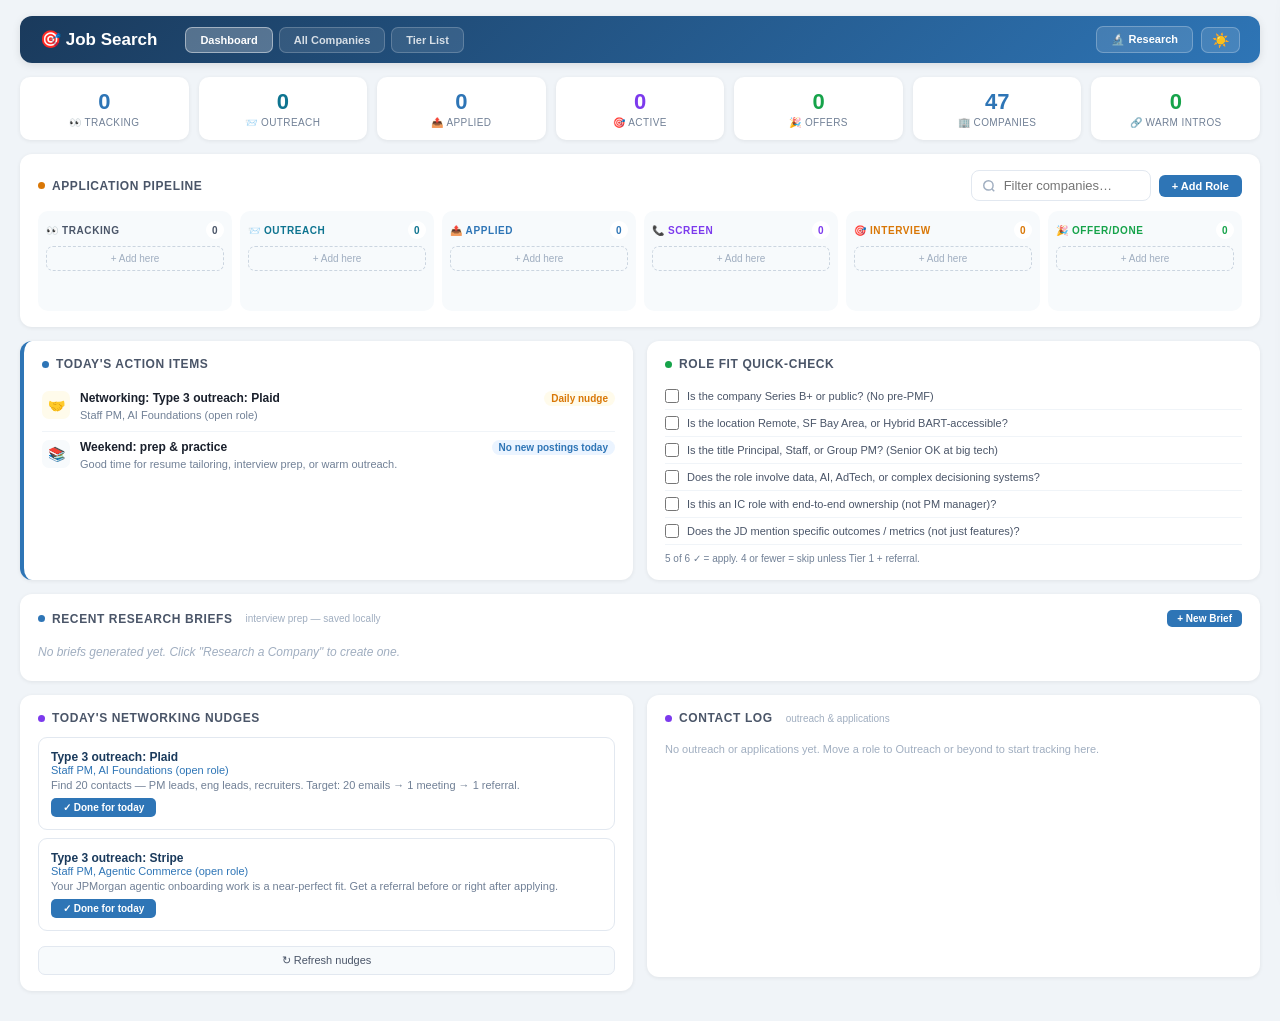
<file: index.html>
<!DOCTYPE html>
<html lang="en">
<head>
<meta charset="UTF-8">
<meta name="viewport" content="width=device-width, initial-scale=1.0">
<title>Job Search Dashboard</title>
<link rel="stylesheet" href="styles/app.css">
</head>
<body>
<div class="app">

  <!-- NAVIGATION BAR -->
  <nav class="top-nav">
    <div class="nav-brand" onclick="switchView('dashboard')">🎯 Job Search</div>
    <div class="nav-links">
      <button id="nav-dashboard" onclick="switchView('dashboard')" class="active">Dashboard</button>
      <button id="nav-companies" onclick="switchView('companies')">All Companies</button>
      <button id="nav-tierlist" onclick="switchView('tierlist')">Tier List</button>
    </div>
    <div class="nav-right">
      <button onclick="openResearchModal()" style="padding:6px 14px;background:rgba(255,255,255,0.12);color:white;border:1.5px solid rgba(255,255,255,0.25);border-radius:7px;font-size:11px;font-weight:700;cursor:pointer;white-space:nowrap;transition:all 0.15s" onmouseover="this.style.background='rgba(255,255,255,0.22)'" onmouseout="this.style.background='rgba(255,255,255,0.12)'">🔬 Research</button>
      <button class="theme-toggle" id="themeToggle" onclick="cycleTheme()" title="Toggle dark mode">🌙</button>
    </div>
  </nav>

  <!-- MAIN VIEW CONTAINER -->
  <div id="mainView"></div>

</div><!-- /app -->

<!-- Hidden file inputs (needed globally) -->
<input type="file" id="linkedinCsvInput" accept=".csv" style="display:none" onchange="importLinkedInCSV(this)">
<input type="file" id="artifactFileInput" multiple style="display:none" onchange="handleArtifactUpload(this)">

<!-- ══ CONNECTIONS SIDE PANEL ═══════════════════════════════════ -->
<div class="conn-panel-overlay" id="connPanelOverlay" onclick="closeConnPanel()"></div>
<div class="conn-panel" id="connPanel">
  <div class="conn-panel-header">
    <h3 id="connPanelTitle">Connections</h3>
    <button class="conn-panel-close" onclick="closeConnPanel()">✕</button>
  </div>
  <div class="conn-panel-count" id="connPanelCount"></div>
  <div class="conn-panel-body" id="connPanelBody"></div>
</div>

<!-- ══ RESEARCH MODAL ════════════════════════════════════════ -->
<div class="modal-overlay" id="researchModal">
  <div class="modal" style="width:480px">
    <h3>🔬 Generate Research Brief</h3>
    <p style="font-size:12px;color:#718096;margin-bottom:14px">Creates an interactive interview prep page that opens immediately in a new tab — with notes, checkboxes, and progress tracking.</p>
    <div style="display:flex;gap:8px;margin-bottom:10px">
      <div class="form-row" style="flex:1;margin:0">
        <label style="font-size:11px;font-weight:600;color:#4a5568;display:block;margin-bottom:3px">Company</label>
        <input type="text" id="rm-company" placeholder="e.g. The Trade Desk" style="width:100%;padding:7px 9px;border:1.5px solid #e2e8f0;border-radius:7px;font-size:12px">
      </div>
      <div class="form-row" style="flex:1;margin:0">
        <label style="font-size:11px;font-weight:600;color:#4a5568;display:block;margin-bottom:3px">Role Title</label>
        <input type="text" id="rm-role" placeholder="e.g. Staff PM, Data Platform" style="width:100%;padding:7px 9px;border:1.5px solid #e2e8f0;border-radius:7px;font-size:12px">
      </div>
    </div>
    <div class="form-row" style="margin-bottom:10px">
      <label style="font-size:11px;font-weight:600;color:#4a5568;display:block;margin-bottom:3px">Job Posting URL <span style="font-weight:400;color:#a0aec0">(optional)</span></label>
      <input type="url" id="rm-url" placeholder="https://..." style="width:100%;padding:7px 9px;border:1.5px solid #e2e8f0;border-radius:7px;font-size:12px">
    </div>
    <div class="form-row" style="margin-bottom:14px">
      <label style="font-size:11px;font-weight:600;color:#4a5568;display:block;margin-bottom:3px">Interviewers <span style="font-weight:400;color:#a0aec0">(optional, comma-separated)</span></label>
      <input type="text" id="rm-interviewers" placeholder="e.g. Jane Smith – Eng Manager, Bob Lee – CTO" style="width:100%;padding:7px 9px;border:1.5px solid #e2e8f0;border-radius:7px;font-size:12px">
    </div>
    <div class="form-row full" style="background:#f7fafc;border:1.5px solid #e2e8f0;border-radius:8px;padding:12px 14px;margin-bottom:14px">
      <label style="font-size:11px;font-weight:700;color:#1a3a5c;margin-bottom:8px">⚡ Auto-Fill with AI <span style="font-size:10px;font-weight:400;color:#a0aec0;margin-left:6px">optional</span></label>
      <p style="font-size:10px;color:#718096;margin-bottom:8px;line-height:1.5">Paste your Anthropic API key to auto-research and fill all sections. Key is stored only in your browser — never sent anywhere except api.anthropic.com.</p>
      <textarea id="rm-apikey" rows="1" placeholder="sk-ant-api03-..." style="width:100%;padding:7px 9px;border:1.5px solid #e2e8f0;border-radius:7px;font-size:12px;font-family:monospace;margin-bottom:6px;resize:none;overflow:hidden"></textarea>
      <label style="display:flex;align-items:center;gap:5px;font-size:10px;color:#718096;cursor:pointer">
        <input type="checkbox" id="rm-savekey" checked> Remember key in this browser
      </label>
    </div>
    <div class="modal-btns" style="justify-content:flex-start;gap:10px">
      <button class="btn-primary" onclick="generateResearchBrief()" style="gap:6px;display:flex;align-items:center">🚀 Generate &amp; Open Brief</button>
      <button class="btn-secondary" onclick="closeResearchModal()">Cancel</button>
    </div>
  </div>
</div>

<!-- ══ COMPANY MANAGER MODAL ══════════════════════════════════ -->
<div class="modal-overlay" id="coManagerModal">
  <div class="modal mgr-modal">
    <h3>Manage Target Companies</h3>
    <p style="font-size:11px;color:#718096;margin-bottom:12px">Add, remove, or reassign tiers. Changes save instantly.</p>
    <div id="coManagerList"></div>
    <div class="add-co-form">
      <input type="text" id="new-co-name" placeholder="Company name…">
      <select id="new-co-tier">
        <option value="1">Tier 1 — Dream</option>
        <option value="2">Tier 2 — High Prob</option>
        <option value="3">Tier 3 — Big Tech</option>
        <option value="4">Tier 4 — Monitor</option>
      </select>
      <button class="btn-primary" onclick="addCompany()">Add</button>
    </div>
    <div class="modal-btns" style="margin-top:14px">
      <button class="btn-secondary" onclick="closeCoManager()">Done</button>
    </div>
  </div>
</div>

<!-- ══ ADD ROLE MODAL ════════════════════════════════════════ -->
<div class="modal-overlay" id="addModal">
  <div class="modal">
    <h3>Add Role to Pipeline</h3>

    <!-- Basic info: 2-col grid -->
    <div class="form-grid">
      <div class="form-row">
        <label>Company</label>
        <input type="text" id="f-company" placeholder="e.g. Plaid" list="companyList">
        <datalist id="companyList"></datalist>
      </div>
      <div class="form-row">
        <label>Stage</label>
        <select id="f-stage">
          <option value="tracking">👀 Tracking</option>
          <option value="outreach">📨 Outreach</option>
          <option value="applied">📤 Applied</option>
          <option value="screen">📞 Phone Screen</option>
          <option value="interview">🎯 Interviewing</option>
          <option value="offer">🎉 Offer / Done</option>
        </select>
      </div>
      <div class="form-row">
        <label>Role Title</label>
        <input type="text" id="f-role" placeholder="e.g. Staff PM, AI Foundations">
      </div>
      <div class="form-row">
        <label>Tier</label>
        <select id="f-tier">
          <option value="1">Tier 1 — Dream</option>
          <option value="2">Tier 2 — High Prob</option>
          <option value="3">Tier 3 — Big Tech</option>
          <option value="4">Tier 4 — Monitor</option>
        </select>
      </div>
      <div class="form-row full">
        <label>Job URL (optional)</label>
        <input type="url" id="f-url" placeholder="https://...">
      </div>
    </div>

    <div class="form-section-label">Source & Contact</div>
    <div class="form-row">
      <label>How did this come to you?</label>
      <div class="toggle-group">
        <input type="radio" name="f-source" id="f-src-out" value="outbound" checked>
        <label for="f-src-out">📤 Outbound — I found it</label>
        <input type="radio" name="f-source" id="f-src-in" value="inbound">
        <label for="f-src-in">📥 Inbound — they reached out</label>
      </div>
    </div>
    <div class="form-row">
      <label>How did you get in?</label>
      <div class="toggle-group">
        <input type="radio" name="f-referral" id="f-ref-none" value="" checked>
        <label for="f-ref-none">— not set</label>
        <input type="radio" name="f-referral" id="f-ref-referred" value="referred">
        <label for="f-ref-referred">🤝 Referred</label>
        <input type="radio" name="f-referral" id="f-ref-cold" value="cold">
        <label for="f-ref-cold">🧊 Cold</label>
      </div>
    </div>
    <div class="form-grid">
      <div class="form-row">
        <label>Last Contacted</label>
        <input type="date" id="f-last-contacted">
      </div>
      <div class="form-row">
        <label>Outreach via <span style="font-weight:400;color:#a0aec0">(direct contact, not the application)</span></label>
        <div class="toggle-group">
          <input type="radio" name="f-contact-method" id="f-cm-none" value="" checked>
          <label for="f-cm-none" data-tip="No direct outreach yet">—</label>
          <input type="radio" name="f-contact-method" id="f-cm-email" value="email">
          <label for="f-cm-email" data-tip="Email">✉️ Email</label>
          <input type="radio" name="f-contact-method" id="f-cm-linkedin" value="linkedin">
          <label for="f-cm-linkedin" data-tip="LinkedIn message or InMail">💼 LinkedIn</label>
          <input type="radio" name="f-contact-method" id="f-cm-other" value="other">
          <label for="f-cm-other" data-tip="Phone, intro through referral, event, etc.">💬 Other</label>
        </div>
      </div>
    </div>
    <div class="form-row">
      <label>Notes</label>
      <textarea id="f-notes" rows="2" style="resize:vertical" placeholder="Referral contact, fit notes…"></textarea>
    </div>
    <div class="modal-btns">
      <button class="btn-secondary" onclick="closeModal()">Cancel</button>
      <button class="btn-primary" onclick="saveRole()">Save Role</button>
    </div>
  </div>
</div>

<!-- ══ EDIT ROLE MODAL ═══════════════════════════════════════ -->
<div class="modal-overlay" id="editModal">
  <div class="modal">
    <h3>Edit Role</h3>
    <input type="hidden" id="ef-id">

    <div class="form-grid">
      <div class="form-row">
        <label>Company</label>
        <input type="text" id="ef-company">
      </div>
      <div class="form-row">
        <label>Stage</label>
        <select id="ef-stage">
          <option value="tracking">👀 Tracking</option>
          <option value="outreach">📨 Outreach</option>
          <option value="applied">📤 Applied</option>
          <option value="screen">📞 Phone Screen</option>
          <option value="interview">🎯 Interviewing</option>
          <option value="offer">🎉 Offer / Done</option>
        </select>
      </div>
      <div class="form-row">
        <label>Role Title</label>
        <input type="text" id="ef-role">
      </div>
      <div class="form-row">
        <label>Tier</label>
        <select id="ef-tier">
          <option value="1">Tier 1</option><option value="2">Tier 2</option>
          <option value="3">Tier 3</option><option value="4">Tier 4</option>
        </select>
      </div>
      <div class="form-row full">
        <label>Job URL</label>
        <input type="url" id="ef-url">
      </div>
    </div>

    <div class="form-section-label">Source & Contact</div>
    <div class="form-row">
      <label>How did this come to you?</label>
      <div class="toggle-group">
        <input type="radio" name="ef-source" id="ef-src-out" value="outbound" checked>
        <label for="ef-src-out">📤 Outbound — I found it</label>
        <input type="radio" name="ef-source" id="ef-src-in" value="inbound">
        <label for="ef-src-in">📥 Inbound — they reached out</label>
      </div>
    </div>
    <div class="form-row">
      <label>How did you get in?</label>
      <div class="toggle-group">
        <input type="radio" name="ef-referral" id="ef-ref-none" value="" checked>
        <label for="ef-ref-none">— not set</label>
        <input type="radio" name="ef-referral" id="ef-ref-referred" value="referred">
        <label for="ef-ref-referred">🤝 Referred</label>
        <input type="radio" name="ef-referral" id="ef-ref-cold" value="cold">
        <label for="ef-ref-cold">🧊 Cold</label>
      </div>
    </div>
    <div class="form-grid">
      <div class="form-row">
        <label>Last Contacted</label>
        <input type="date" id="ef-last-contacted">
      </div>
      <div class="form-row">
        <label>Outreach via <span style="font-weight:400;color:#a0aec0">(direct contact, not the application)</span></label>
        <div class="toggle-group">
          <input type="radio" name="ef-contact-method" id="ef-cm-none" value="" checked>
          <label for="ef-cm-none" data-tip="No direct outreach yet">—</label>
          <input type="radio" name="ef-contact-method" id="ef-cm-email" value="email">
          <label for="ef-cm-email" data-tip="Email">✉️ Email</label>
          <input type="radio" name="ef-contact-method" id="ef-cm-linkedin" value="linkedin">
          <label for="ef-cm-linkedin" data-tip="LinkedIn message or InMail">💼 LinkedIn</label>
          <input type="radio" name="ef-contact-method" id="ef-cm-other" value="other">
          <label for="ef-cm-other" data-tip="Phone, intro through referral, event, etc.">💬 Other</label>
        </div>
      </div>
    </div>
    <div class="form-row">
      <label>Notes</label>
      <textarea id="ef-notes" rows="2" style="resize:vertical"></textarea>
    </div>

    <!-- Stage history timeline -->
    <div class="stage-history" id="ef-stage-history" style="display:none">
      <div class="stage-history-title">Stage History</div>
      <div class="stage-history-items" id="ef-history-items"></div>
    </div>

    <div class="modal-btns">
      <button class="btn-danger" onclick="deleteRole()">Delete</button>
      <button class="btn-secondary" onclick="closeEditModal()">Cancel</button>
      <button class="btn-primary" onclick="updateRole()">Update</button>
    </div>
  </div>
</div>


<script type="module" src="src/main.js"></script>
</body>
</html>
</file>
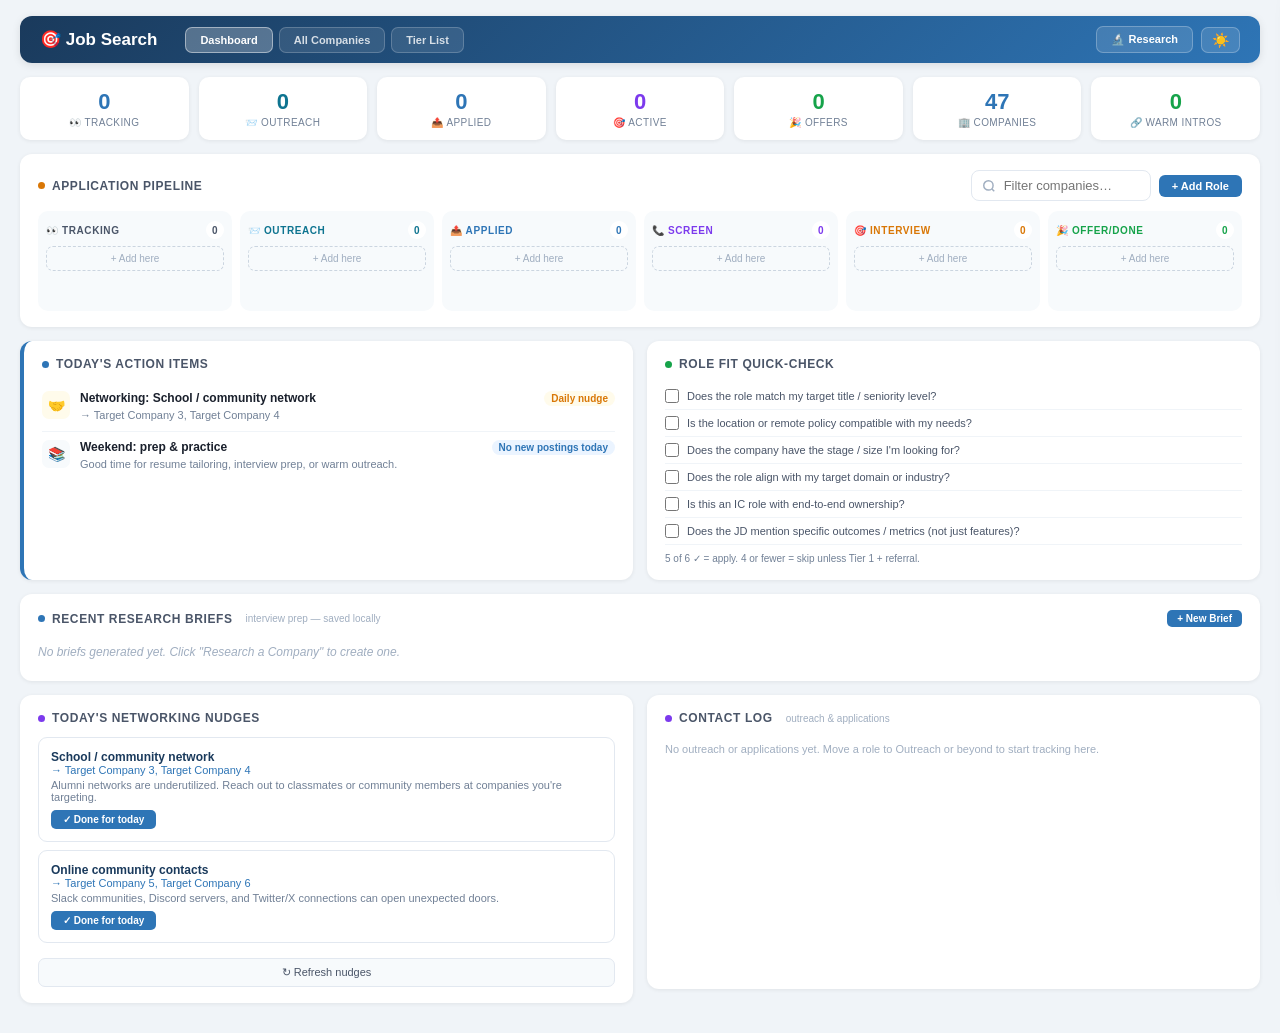
<file: _legacy.html>
<!DOCTYPE html>
<html lang="en">
<head>
<meta charset="UTF-8">
<meta name="viewport" content="width=device-width, initial-scale=1.0">
<title>Job Search Dashboard</title>
<style>
  /* ── CSS Custom Properties (Light Mode) ──────────────── */
  :root {
    --bg-body: #f0f4f8;
    --bg-card: #ffffff;
    --bg-surface: #f7fafc;
    --bg-hover: #f7fafc;
    --bg-input: #ffffff;
    --text-primary: #1a202c;
    --text-secondary: #4a5568;
    --text-muted: #718096;
    --text-faint: #a0aec0;
    --text-faintest: #cbd5e0;
    --border-light: #f0f4f8;
    --border-medium: #e2e8f0;
    --accent-blue: #2e75b6;
    --accent-dark: #1a3a5c;
    --shadow-sm: rgba(0,0,0,0.07);
    --shadow-md: rgba(0,0,0,0.1);
    --shadow-lg: rgba(0,0,0,0.18);
    --modal-backdrop: rgba(0,0,0,0.45);
    --header-gradient-from: #1a3a5c;
    --header-gradient-to: #2e75b6;
    --pipeline-col-bg: #f7fafc;
    --pipeline-col-dragover: #ebf4ff;
    --card-shadow: 0 1px 4px rgba(0,0,0,0.07);
  }

  /* ── Dark Mode ───────────────────────────────────────── */
  [data-theme="dark"] {
    --bg-body: #0f1419;
    --bg-card: #1a2332;
    --bg-surface: #1e2a3a;
    --bg-hover: #243447;
    --bg-input: #1e2a3a;
    --text-primary: #e2e8f0;
    --text-secondary: #a0aec0;
    --text-muted: #8899aa;
    --text-faint: #5a6f83;
    --text-faintest: #3d5068;
    --border-light: #243447;
    --border-medium: #2d4055;
    --accent-blue: #5b9bd5;
    --accent-dark: #8bb8e8;
    --shadow-sm: rgba(0,0,0,0.3);
    --shadow-md: rgba(0,0,0,0.4);
    --shadow-lg: rgba(0,0,0,0.5);
    --modal-backdrop: rgba(0,0,0,0.7);
    --header-gradient-from: #0d1b2a;
    --header-gradient-to: #1b4f7a;
    --pipeline-col-bg: #1e2a3a;
    --pipeline-col-dragover: #1b3a5c;
    --card-shadow: 0 1px 4px rgba(0,0,0,0.3);
  }
  /* Dark mode badge/chip adjustments */
  [data-theme="dark"] .badge-blue   { background: #1b3a5c; color: #7db8e8; }
  [data-theme="dark"] .badge-green  { background: #14332a; color: #6ee7a0; }
  [data-theme="dark"] .badge-amber  { background: #3b2a0a; color: #fbbf24; }
  [data-theme="dark"] .badge-purple { background: #2d1b4e; color: #c084fc; }
  [data-theme="dark"] .badge-red    { background: #3b1010; color: #f87171; }
  [data-theme="dark"] .chip-t1 { background: #1b3a5c; color: #8bb8e8; border-color: #2d5a8a; }
  [data-theme="dark"] .chip-t2 { background: #1a3550; color: #7db8e8; border-color: #2a5580; }
  [data-theme="dark"] .chip-t3 { background: #14332a; color: #6ee7a0; border-color: #1e5a3a; }
  [data-theme="dark"] .chip-t4 { background: #1e2a3a; color: #8899aa; border-color: #2d4055; }
  [data-theme="dark"] .chip-status-tracking  { background: #1e2a3a !important; color: #8899aa !important; border: 1.5px dashed #5a6f83 !important; }
  [data-theme="dark"] .chip-status-outreach  { background: #0c2d3f !important; color: #67e8f9 !important; border: 1.5px solid #155e75 !important; }
  [data-theme="dark"] .chip-status-applied   { background: #1b3a5c !important; color: #8bb8e8 !important; border: 1.5px solid #2e75b6 !important; }
  [data-theme="dark"] .chip-status-screen    { background: #2d1b4e !important; color: #c084fc !important; border: 1.5px solid #7c3aed !important; }
  [data-theme="dark"] .chip-status-interview { background: #3b2a0a !important; color: #fbbf24 !important; border: 1.5px solid #d97706 !important; }
  [data-theme="dark"] .chip-status-offer     { background: #14332a !important; color: #6ee7a0 !important; border: 1.5px solid #16a34a !important; }
  [data-theme="dark"] .source-inbound  { background: #14332a; color: #6ee7a0; border-color: #1e5a3a; }
  [data-theme="dark"] .source-outbound { background: #1b3a5c; color: #7db8e8; border-color: #2d5a8a; }
  [data-theme="dark"] .contact-email   { background: #2d1b4e; color: #c084fc; border-color: #5b3a8e; }
  [data-theme="dark"] .contact-linkedin{ background: #1b3a5c; color: #7db8e8; border-color: #2d5a8a; }
  [data-theme="dark"] .contact-other   { background: #3b2a0a; color: #fbbf24; border-color: #6b4a0a; }
  [data-theme="dark"] .referral-badge-referred { background: #14332a; color: #6ee7a0; border-color: #1e5a3a; }
  [data-theme="dark"] .referral-badge-cold     { background: #0c2d3f; color: #38bdf8; border-color: #155e75; }
  [data-theme="dark"] .warm-intro-badge { background: #14332a; color: #6ee7a0; border-color: #1e5a3a; }
  [data-theme="dark"] .network-group-count { background: #14332a; color: #6ee7a0; }
  [data-theme="dark"] .tier-chip-conn { background: #14332a; color: #6ee7a0; }
  [data-theme="dark"] .tier-1 { background: #0d1b2a; }
  [data-theme="dark"] .tier-2 { background: #1b4f7a; }
  [data-theme="dark"] .tier-3 { background: #14532d; }
  [data-theme="dark"] .tier-4 { background: #374151; }
  [data-theme="dark"] .toggle-group { border-color: var(--border-medium); }
  [data-theme="dark"] .toggle-group label { color: var(--text-muted); background: var(--bg-surface); }
  [data-theme="dark"] .toggle-group label:not(:last-of-type) { border-right-color: var(--border-medium); }
  [data-theme="dark"] .toggle-group input[value=""]:checked + label { background: var(--bg-hover); color: var(--text-secondary); }
  [data-theme="dark"] .toggle-group label[data-tip]:hover::after { background: #e2e8f0; color: #1a202c; }
  [data-theme="dark"] .toggle-group label[data-tip]:hover::before { border-top-color: #e2e8f0; }
  [data-theme="dark"] .nudge-card { border-color: var(--border-medium); }
  [data-theme="dark"] .nudge-name { color: var(--accent-dark); }
  [data-theme="dark"] .nudge-btn  { background: var(--accent-blue); }
  [data-theme="dark"] .nudge-btn:hover { background: #2d5a8a; }
  [data-theme="dark"] .btn-primary { background: var(--accent-blue); }
  [data-theme="dark"] .btn-primary:hover { background: #2d5a8a; }
  [data-theme="dark"] .btn-secondary { background: var(--bg-surface); color: var(--text-secondary); border-color: var(--border-medium); }
  [data-theme="dark"] .btn-danger { background: #3b1010; color: #f87171; border-color: #7f1d1d; }
  [data-theme="dark"] .btn-research { background: #2d1b4e; color: #c084fc; border-color: #5b3a8e; }
  [data-theme="dark"] .btn-research:hover { background: #7c3aed; color: white; }
  [data-theme="dark"] .co-mgr-del { background: #3b1010; color: #f87171; border-color: #7f1d1d; }
  [data-theme="dark"] .co-mgr-del:hover { background: #dc2626; color: white; }
  [data-theme="dark"] .stage-btn-back { background: var(--bg-surface); color: var(--text-muted); }
  [data-theme="dark"] .stage-btn-back:hover { background: var(--bg-hover); color: var(--text-primary); }
  [data-theme="dark"] .stage-btn-fwd { background: #1b3a5c; color: #7db8e8; }
  [data-theme="dark"] .stage-btn-fwd:hover { background: var(--accent-blue); color: white; }
  [data-theme="dark"] .research-prompt-box { background: var(--bg-surface); border-color: var(--border-medium); color: var(--text-primary); }
  [data-theme="dark"] .network-stat { background: var(--bg-surface); }
  [data-theme="dark"] .network-stat .num { color: var(--accent-dark); }
  /* Dark mode theme toggle styling */
  .theme-toggle { padding: 5px 10px; background: rgba(255,255,255,0.12); color: white; border: 1.5px solid rgba(255,255,255,0.25); border-radius: 7px; font-size: 14px; cursor: pointer; transition: all 0.15s; line-height: 1; }
  .theme-toggle:hover { background: rgba(255,255,255,0.22); }

  /* ── Navigation Bar ───────────────────────────────────── */
  .top-nav { display: flex; align-items: center; gap: 16px; padding: 10px 20px; background: linear-gradient(135deg, var(--header-gradient-from) 0%, var(--header-gradient-to) 100%); color: white; position: sticky; top: 0; z-index: 50; box-shadow: 0 2px 8px var(--shadow-md); border-radius: 12px; margin-bottom: 14px; }
  .nav-brand { font-size: 17px; font-weight: 700; white-space: nowrap; cursor: pointer; }
  .nav-links { display: flex; gap: 6px; margin-left: 12px; }
  .nav-links button { padding: 6px 14px; background: rgba(255,255,255,0.10); border: 1.5px solid rgba(255,255,255,0.20); color: rgba(255,255,255,0.8); border-radius: 7px; cursor: pointer; font-weight: 600; font-size: 11px; transition: all 0.15s; white-space: nowrap; }
  .nav-links button:hover { background: rgba(255,255,255,0.18); color: white; }
  .nav-links button.active { background: rgba(255,255,255,0.25); border-color: rgba(255,255,255,0.45); color: white; }
  .nav-right { margin-left: auto; display: flex; align-items: center; gap: 8px; }
  .nav-stats { display: flex; gap: 10px; margin-left: 16px; }
  .nav-stat { text-align: center; background: rgba(255,255,255,0.12); padding: 4px 10px; border-radius: 6px; }
  .nav-stat .num { font-size: 15px; font-weight: 700; }
  .nav-stat .lbl { font-size: 9px; opacity: 0.8; text-transform: uppercase; letter-spacing: 0.4px; }

  /* ── View Container ───────────────────────────────────── */
  #mainView { min-height: calc(100vh - 80px); }

  /* ── Company Card Grid (All Companies view) ───────────── */
  .company-card-grid { display: grid; grid-template-columns: repeat(auto-fill, minmax(260px, 1fr)); gap: 14px; }
  .company-card { background: var(--bg-card); border-radius: 12px; padding: 16px 18px; box-shadow: var(--card-shadow); cursor: pointer; transition: transform 0.12s, box-shadow 0.12s; border: 1.5px solid transparent; }
  .company-card:hover { transform: translateY(-2px); box-shadow: 0 4px 12px var(--shadow-md); border-color: var(--accent-blue); }
  .company-card-name { font-size: 15px; font-weight: 700; color: var(--text-primary); margin-bottom: 4px; display: flex; align-items: center; gap: 8px; }
  .company-card-tier { display: inline-block; padding: 2px 8px; border-radius: 10px; font-size: 10px; font-weight: 600; }
  .company-card-metrics { display: grid; grid-template-columns: 1fr 1fr; gap: 6px; margin: 10px 0; }
  .company-card-metric { font-size: 11px; color: var(--text-muted); }
  .company-card-metric strong { color: var(--text-primary); }
  .company-card-actions { display: flex; gap: 6px; margin-top: 10px; }
  .company-filter-bar { display: flex; flex-wrap: wrap; align-items: center; gap: 8px; margin-bottom: 16px; }
  .company-filter-bar input { padding: 7px 12px; border: 1.5px solid var(--border-medium); border-radius: 8px; font-size: 12px; background: var(--bg-input); color: var(--text-primary); min-width: 200px; }
  .company-filter-btn { padding: 5px 12px; border: 1.5px solid var(--border-medium); border-radius: 7px; font-size: 11px; font-weight: 600; cursor: pointer; background: var(--bg-surface); color: var(--text-secondary); transition: all 0.12s; }
  .company-filter-btn:hover, .company-filter-btn.active { background: var(--accent-blue); color: white; border-color: var(--accent-blue); }

  /* ── Company Profile ──────────────────────────────────── */
  .cp-breadcrumb { font-size: 12px; color: var(--text-muted); margin-bottom: 12px; display: flex; align-items: center; gap: 6px; }
  .cp-breadcrumb a { color: var(--accent-blue); text-decoration: none; cursor: pointer; }
  .cp-breadcrumb a:hover { text-decoration: underline; }
  .cp-header { background: var(--bg-card); border-radius: 12px; padding: 20px 22px; box-shadow: var(--card-shadow); margin-bottom: 14px; }
  .cp-header-top { display: flex; align-items: center; gap: 12px; margin-bottom: 12px; }
  .cp-header-top h2 { font-size: 22px; font-weight: 700; color: var(--text-primary); margin: 0; }
  .cp-metrics { display: flex; gap: 16px; margin-bottom: 14px; flex-wrap: wrap; }
  .cp-metric { font-size: 12px; color: var(--text-muted); }
  .cp-metric strong { color: var(--text-primary); font-size: 14px; }
  .cp-actions { display: flex; gap: 8px; flex-wrap: wrap; }
  .cp-actions button { padding: 6px 14px; border-radius: 7px; font-size: 11px; font-weight: 600; cursor: pointer; border: 1.5px solid var(--border-medium); background: var(--bg-surface); color: var(--text-secondary); transition: all 0.12s; }
  .cp-actions button:hover { background: var(--accent-blue); color: white; border-color: var(--accent-blue); }
  .cp-section { background: var(--bg-card); border-radius: 12px; padding: 16px 18px; box-shadow: var(--card-shadow); margin-bottom: 14px; }
  .cp-section h3 { font-size: 13px; font-weight: 700; text-transform: uppercase; letter-spacing: 0.5px; color: var(--text-secondary); margin-bottom: 10px; display: flex; align-items: center; gap: 8px; }
  .cp-section h3 .count { font-size: 11px; color: var(--text-muted); font-weight: 400; text-transform: none; letter-spacing: 0; }
  .cp-role-item { display: flex; align-items: center; gap: 10px; padding: 8px 10px; border-bottom: 1px solid var(--border-light); font-size: 12px; }
  .cp-role-item:last-child { border-bottom: none; }
  .cp-role-stage { padding: 2px 8px; border-radius: 10px; font-size: 10px; font-weight: 600; white-space: nowrap; }
  .cp-conn-item { display: flex; align-items: center; gap: 8px; padding: 6px 0; border-bottom: 1px solid var(--border-light); font-size: 12px; }
  .cp-conn-item:last-child { border-bottom: none; }
  .cp-brief-item { display: flex; align-items: center; gap: 8px; padding: 6px 0; border-bottom: 1px solid var(--border-light); font-size: 12px; }
  .cp-brief-item:last-child { border-bottom: none; }
  .cp-contact-item { display: flex; align-items: flex-start; gap: 8px; padding: 8px 0; border-bottom: 1px solid var(--border-light); font-size: 12px; }
  .cp-contact-item:last-child { border-bottom: none; }
  .cp-empty { color: var(--text-faint); font-size: 12px; font-style: italic; padding: 8px 0; }
  .cp-profile-grid { display: grid; gap: 12px; }
  .cp-profile-item { background: var(--bg-surface); border: 1px solid var(--border-light); border-radius: 8px; padding: 12px 14px; font-size: 13px; line-height: 1.6; color: var(--text-primary); }
  .cp-profile-label { font-size: 10px; font-weight: 700; text-transform: uppercase; letter-spacing: .5px; color: var(--text-faint); margin-bottom: 4px; }
  .cp-add-btn { padding: 5px 12px; background: var(--bg-surface); border: 1.5px dashed var(--border-medium); border-radius: 7px; font-size: 11px; color: var(--text-muted); cursor: pointer; margin-top: 8px; transition: all 0.12s; }
  .cp-add-btn:hover { border-color: var(--accent-blue); color: var(--accent-blue); }

  /* ── Connections Side Panel ─────────────────────────────── */
  .conn-panel-overlay { display: none; position: fixed; top: 0; left: 0; right: 0; bottom: 0; background: var(--modal-backdrop); z-index: 99; }
  .conn-panel-overlay.open { display: block; }
  .conn-panel { position: fixed; top: 0; right: -420px; width: 400px; height: 100vh; background: var(--bg-card); box-shadow: -4px 0 20px var(--shadow-lg); z-index: 100; transition: right 0.25s ease; overflow-y: auto; display: flex; flex-direction: column; }
  .conn-panel.open { right: 0; }
  .conn-panel-header { padding: 18px 20px 14px; border-bottom: 1px solid var(--border-medium); display: flex; align-items: center; gap: 10px; flex-shrink: 0; }
  .conn-panel-header h3 { font-size: 16px; font-weight: 700; color: var(--text-primary); margin: 0; flex: 1; }
  .conn-panel-close { padding: 4px 10px; background: var(--bg-surface); border: 1.5px solid var(--border-medium); border-radius: 6px; font-size: 14px; cursor: pointer; color: var(--text-muted); }
  .conn-panel-body { flex: 1; padding: 12px 16px; overflow-y: auto; }
  .conn-panel-item { display: flex; align-items: flex-start; gap: 10px; padding: 10px 8px; border-bottom: 1px solid var(--border-light); transition: background 0.1s; }
  .conn-panel-item:hover { background: var(--bg-hover); border-radius: 8px; }
  .conn-panel-item:last-child { border-bottom: none; }
  .conn-panel-avatar { width: 36px; height: 36px; border-radius: 50%; background: var(--accent-blue); color: white; display: flex; align-items: center; justify-content: center; font-size: 13px; font-weight: 700; flex-shrink: 0; }
  .conn-panel-info { flex: 1; min-width: 0; }
  .conn-panel-name { font-size: 13px; font-weight: 600; color: var(--text-primary); }
  .conn-panel-name a { color: var(--accent-blue); text-decoration: none; }
  .conn-panel-name a:hover { text-decoration: underline; }
  .conn-panel-title { font-size: 11px; color: var(--text-muted); margin-top: 2px; overflow: hidden; text-overflow: ellipsis; white-space: nowrap; }
  .conn-panel-meta { font-size: 10px; color: var(--text-faint); margin-top: 3px; }
  .conn-panel-empty { text-align: center; padding: 40px 20px; color: var(--text-faint); font-size: 13px; }
  .conn-panel-count { font-size: 12px; color: var(--text-muted); padding: 8px 16px 4px; flex-shrink: 0; }

  /* ── Hover tooltip for connection chips ────────────────── */
  .conn-chip-wrap { position: relative; display: inline-block; cursor: pointer; }
  .conn-chip-wrap .conn-tooltip { display: none; position: absolute; bottom: 100%; left: 50%; transform: translateX(-50%); background: var(--bg-card); border: 1px solid var(--border-medium); border-radius: 8px; padding: 8px 10px; box-shadow: 0 4px 12px var(--shadow-md); min-width: 200px; max-width: 280px; z-index: 80; font-size: 11px; }
  .conn-chip-wrap:hover .conn-tooltip { display: block; }
  .conn-tooltip-item { padding: 3px 0; color: var(--text-secondary); white-space: nowrap; overflow: hidden; text-overflow: ellipsis; }
  .conn-tooltip-more { color: var(--text-faint); font-style: italic; padding-top: 4px; border-top: 1px solid var(--border-light); margin-top: 4px; }

  /* ── Quick Stats Bar ──────────────────────────────────── */
  .quick-stats { display: flex; gap: 10px; flex-wrap: wrap; margin-bottom: 14px; }
  .quick-stat-box { flex: 1; min-width: 100px; background: var(--bg-card); border-radius: 10px; padding: 12px 14px; box-shadow: var(--card-shadow); text-align: center; }
  .quick-stat-box .num { font-size: 22px; font-weight: 700; color: var(--accent-blue); }
  .quick-stat-box .lbl { font-size: 10px; color: var(--text-muted); text-transform: uppercase; letter-spacing: 0.4px; margin-top: 2px; }

  * { box-sizing: border-box; margin: 0; padding: 0; }
  body { font-family: -apple-system, BlinkMacSystemFont, 'Segoe UI', Arial, sans-serif; background: var(--bg-body); color: var(--text-primary); transition: background 0.3s, color 0.3s; }

  /* ── Layout ─────────────────────────────────────────── */
  .app { max-width: 1500px; margin: 0 auto; padding: 16px 20px; }
  .header { background: linear-gradient(135deg, var(--header-gradient-from) 0%, var(--header-gradient-to) 100%); color: white; padding: 18px 28px; border-radius: 12px; margin-bottom: 14px; display: flex; align-items: center; justify-content: space-between; }
  .header h1 { font-size: 20px; font-weight: 700; }
  .header-sub { font-size: 12px; opacity: 0.75; margin-top: 3px; }
  .header-stats { display: flex; gap: 14px; }
  .stat-box { text-align: center; background: rgba(255,255,255,0.15); padding: 8px 14px; border-radius: 8px; }
  .stat-box .num { font-size: 20px; font-weight: 700; }
  .stat-box .lbl { font-size: 10px; opacity: 0.8; text-transform: uppercase; letter-spacing: 0.5px; }
  .grid2 { display: grid; grid-template-columns: 1fr 1fr; gap: 14px; margin-bottom: 14px; }

  /* ── Cards ──────────────────────────────────────────── */
  .card { background: var(--bg-card); border-radius: 12px; padding: 16px 18px; box-shadow: var(--card-shadow); }
  .card-title { font-size: 12px; font-weight: 700; text-transform: uppercase; letter-spacing: 0.6px; color: var(--text-secondary); margin-bottom: 12px; display: flex; align-items: center; gap: 7px; }
  .card-title .dot { width: 7px; height: 7px; border-radius: 50%; display: inline-block; flex-shrink: 0; }

  /* ── Today's Actions ────────────────────────────────── */
  .today-card { border-left: 4px solid #2e75b6; }
  .action-item { display: flex; align-items: flex-start; gap: 10px; padding: 8px 0; border-bottom: 1px solid var(--border-light); }
  .action-item:last-child { border-bottom: none; }
  .action-icon { width: 28px; height: 28px; border-radius: 7px; display: flex; align-items: center; justify-content: center; font-size: 14px; flex-shrink: 0; }
  .action-text strong { display: block; font-size: 12px; color: var(--text-primary); }
  .action-text span { font-size: 11px; color: var(--text-muted); }
  .badge { display: inline-block; padding: 2px 7px; border-radius: 10px; font-size: 10px; font-weight: 600; }
  .badge-blue   { background: #ebf4ff; color: #2e75b6; }
  .badge-green  { background: #f0fdf4; color: #16a34a; }
  .badge-amber  { background: #fffbeb; color: #d97706; }
  .badge-purple { background: #faf5ff; color: #7c3aed; }
  .badge-red    { background: #fef2f2; color: #dc2626; }

  /* ── Search / Filter bar ────────────────────────────── */
  .search-bar-wrap { display: flex; align-items: center; gap: 10px; margin-bottom: 10px; }
  .search-bar { flex: 1; padding: 7px 12px 7px 32px; border: 1.5px solid var(--border-medium); border-radius: 8px; font-size: 13px; color: var(--text-primary); background: var(--bg-input) url("data:image/svg+xml,%3Csvg xmlns='http://www.w3.org/2000/svg' width='14' height='14' viewBox='0 0 24 24' fill='none' stroke='%23a0aec0' stroke-width='2.5'%3E%3Ccircle cx='11' cy='11' r='8'/%3E%3Cpath d='m21 21-4.35-4.35'/%3E%3C/svg%3E") no-repeat 10px center; }
  .search-bar:focus { outline: none; border-color: var(--accent-blue); }
  .search-clear { display: none; padding: 5px 10px; background: var(--bg-surface); border: 1.5px solid var(--border-medium); border-radius: 6px; font-size: 11px; color: var(--text-secondary); cursor: pointer; white-space: nowrap; }
  .search-clear.visible { display: block; }
  .filter-count { font-size: 11px; color: var(--text-muted); white-space: nowrap; }

  /* ── Pipeline ────────────────────────────────────────── */
  .pipeline { display: grid; grid-template-columns: repeat(6, 1fr); gap: 8px; }
  .pipeline-col { background: var(--pipeline-col-bg); border-radius: 10px; padding: 10px 8px; min-height: 100px; transition: background 0.15s, box-shadow 0.15s; }
  .pipeline-col.drag-over { background: var(--pipeline-col-dragover); box-shadow: inset 0 0 0 2px var(--accent-blue); }
  .pipeline-col-header { font-size: 10px; font-weight: 700; text-transform: uppercase; letter-spacing: 0.6px; margin-bottom: 7px; display: flex; align-items: center; justify-content: space-between; }
  .pipeline-col-count { background: var(--bg-card); border-radius: 10px; width: 18px; height: 18px; display: flex; align-items: center; justify-content: center; font-size: 10px; font-weight: 700; }

  /* Pipeline cards — compact */
  .pipeline-card { background: var(--bg-card); border-radius: 7px; padding: 8px 9px; margin-bottom: 6px; cursor: grab; box-shadow: 0 1px 3px var(--shadow-sm); border-left: 3px solid transparent; transition: transform 0.1s, box-shadow 0.1s, opacity 0.1s; user-select: none; }
  .pipeline-card:hover { transform: translateY(-1px); box-shadow: 0 3px 8px var(--shadow-md); }
  .pipeline-card.dragging { opacity: 0.4; cursor: grabbing; }
  .pipeline-card .co  { font-size: 11px; font-weight: 700; color: var(--accent-dark); display: flex; align-items: center; gap: 4px; flex-wrap: wrap; }
  .pipeline-card .role { font-size: 10px; color: var(--text-muted); margin-top: 2px; line-height: 1.3; }
  .pipeline-card .tier-dot { width: 5px; height: 5px; border-radius: 50%; display: inline-block; flex-shrink: 0; }
  .add-card-btn { width: 100%; background: none; border: 1.5px dashed var(--text-faintest); border-radius: 7px; padding: 6px; font-size: 10px; color: var(--text-faint); cursor: pointer; transition: all 0.1s; }
  .add-card-btn:hover { border-color: var(--accent-blue); color: var(--accent-blue); background: var(--pipeline-col-dragover); }

  /* Quick-stage buttons */
  .card-footer { display: flex; align-items: center; justify-content: space-between; margin-top: 5px; gap: 4px; }
  .stage-btn { border: none; border-radius: 4px; font-size: 9px; font-weight: 700; padding: 2px 5px; cursor: pointer; transition: all 0.1s; white-space: nowrap; }
  .stage-btn-back { background: #f0f4f8; color: #718096; }
  .stage-btn-back:hover { background: #e2e8f0; color: #1a202c; }
  .stage-btn-fwd  { background: #ebf4ff; color: #2e75b6; }
  .stage-btn-fwd:hover  { background: #2e75b6; color: white; }
  .card-meta { display: flex; align-items: center; gap: 3px; flex-wrap: wrap; }

  /* Col accent colors */
  .col-tracking .pipeline-col-header  { color: #4a5568; }
  .col-outreach .pipeline-col-header  { color: #0e7490; }
  .col-applied .pipeline-col-header   { color: #2e75b6; }
  .col-screen .pipeline-col-header    { color: #7c3aed; }
  .col-interview .pipeline-col-header { color: #d97706; }
  .col-offer .pipeline-col-header     { color: #16a34a; }
  .col-tracking .pipeline-card  { border-left-color: #a0aec0; }
  .col-outreach .pipeline-card  { border-left-color: #0e7490; }
  .col-applied .pipeline-card   { border-left-color: #2e75b6; }
  .col-screen .pipeline-card    { border-left-color: #7c3aed; }
  .col-interview .pipeline-card { border-left-color: #d97706; }
  .col-offer .pipeline-card     { border-left-color: #16a34a; }

  /* ── Tier list / chips ──────────────────────────────── */
  .tier-section { margin-bottom: 10px; }
  .tier-label { font-size: 10px; font-weight: 700; text-transform: uppercase; letter-spacing: 0.5px; margin-bottom: 5px; padding: 3px 7px; border-radius: 5px; display: inline-block; }
  .tier-1 { background: #1a3a5c; color: white; }
  .tier-2 { background: #2e75b6; color: white; }
  .tier-3 { background: #1e7e34; color: white; }
  .tier-4 { background: #718096; color: white; }
  .company-chip { display: inline-flex; align-items: center; gap: 3px; margin: 2px; padding: 3px 8px; border-radius: 14px; font-size: 10px; cursor: pointer; border: 1.5px solid transparent; transition: all 0.1s; }
  .company-chip:hover { transform: translateY(-1px); box-shadow: 0 2px 5px rgba(0,0,0,0.1); }
  .chip-remove { display: none; font-size: 12px; line-height: 1; font-weight: 700; opacity: 0.5; margin-left: 2px; }
  .chip-remove:hover { opacity: 1; }
  body.edit-mode .chip-remove { display: inline; }
  body.edit-mode .company-chip { cursor: default; }
  .chip-t1 { background: #ebf4ff; color: #1a3a5c; border-color: #bee3f8; }
  .chip-t2 { background: #e8f4fd; color: #2e75b6; border-color: #90cdf4; }
  .chip-t3 { background: #f0fdf4; color: #1e7e34; border-color: #9ae6b4; }
  .chip-t4 { background: #f7fafc; color: #4a5568; border-color: #e2e8f0; }
  /* Pipeline-status chip overrides */
  .chip-status-tracking  { background: #f7fafc !important; color: #4a5568 !important; border: 1.5px dashed #a0aec0 !important; }
  .chip-status-outreach  { background: #ecfeff !important; color: #0e7490 !important; border: 1.5px solid #67e8f9 !important; font-weight: 700; }
  .chip-status-applied   { background: #ebf4ff !important; color: #1a3a5c !important; border: 1.5px solid #2e75b6 !important; font-weight: 700; }
  .chip-status-screen    { background: #faf5ff !important; color: #6b21a8 !important; border: 1.5px solid #a78bfa !important; font-weight: 700; }
  .chip-status-interview { background: #fffbeb !important; color: #92400e !important; border: 1.5px solid #f59e0b !important; font-weight: 700; }
  .chip-status-offer     { background: #f0fdf4 !important; color: #14532d !important; border: 1.5px solid #16a34a !important; text-decoration: line-through; opacity: 0.6; }
  .chip-status-badge { font-size: 8px; padding: 1px 4px; border-radius: 7px; margin-left: 2px; font-weight: 700; vertical-align: middle; }
  /* Chip hidden by search filter */
  .chip-hidden { display: none !important; }

  /* ── Badges ─────────────────────────────────────────── */
  .mini-badge { display: inline-block; font-size: 8px; font-weight: 700; padding: 1px 5px; border-radius: 7px; }
  .source-inbound  { background: #f0fdf4; color: #16a34a; border: 1px solid #bbf7d0; }
  .source-outbound { background: #ebf4ff; color: #2e75b6; border: 1px solid #bfdbfe; }
  .contact-email   { background: #faf5ff; color: #7c3aed; border: 1px solid #e9d5ff; }
  .contact-linkedin{ background: #ebf4ff; color: #2e75b6; border: 1px solid #bfdbfe; }
  .contact-other   { background: #fffbeb; color: #d97706; border: 1px solid #fde68a; }
  .referral-badge-referred { background: #f0fdf4; color: #16a34a; border: 1px solid #bbf7d0; }
  .referral-badge-cold     { background: #f0f9ff; color: #0284c7; border: 1px solid #bae6fd; }

  /* ── Toggles (source / contact / referral) ──────────── */
  .toggle-group { display: flex; border: 1.5px solid #e2e8f0; border-radius: 7px; /* no overflow:hidden — lets tooltips escape */ }
  .toggle-group input[type=radio] { display: none; }
  .toggle-group label { flex: 1; text-align: center; padding: 6px 7px; font-size: 11px; font-weight: 600; cursor: pointer; color: #718096; background: #f7fafc; transition: all 0.12s; user-select: none; position: relative; }
  .toggle-group label:first-of-type { border-radius: 5px 0 0 5px; }
  .toggle-group label:last-of-type  { border-radius: 0 5px 5px 0; }
  .toggle-group label:not(:last-of-type) { border-right: 1px solid #e2e8f0; }
  /* CSS tooltip — appears above on hover */
  .toggle-group label[data-tip]:hover::after {
    content: attr(data-tip);
    position: absolute;
    bottom: calc(100% + 7px);
    left: 50%; transform: translateX(-50%);
    background: #1a202c; color: white;
    padding: 4px 9px; border-radius: 5px;
    font-size: 10px; font-weight: 500; white-space: nowrap;
    pointer-events: none; z-index: 300;
    box-shadow: 0 2px 8px rgba(0,0,0,0.25);
  }
  .toggle-group label[data-tip]:hover::before {
    content: '';
    position: absolute;
    bottom: calc(100% + 3px);
    left: 50%; transform: translateX(-50%);
    border: 4px solid transparent; border-top-color: #1a202c;
    pointer-events: none; z-index: 300;
  }
  /* All checked states: bold + bottom accent bar */
  .toggle-group input:checked + label { font-weight: 700; box-shadow: inset 0 -2px 0 currentColor; }
  .toggle-group input[value=""]:checked      + label { background: #f0f4f8; color: #4a5568; }
  .toggle-group input[value=inbound]:checked  + label { background: #f0fdf4; color: #16a34a; }
  .toggle-group input[value=outbound]:checked + label { background: #ebf4ff; color: #2e75b6; }
  .toggle-group input[value=email]:checked    + label { background: #faf5ff; color: #7c3aed; }
  .toggle-group input[value=linkedin]:checked + label { background: #dbeafe; color: #1d4ed8; }
  .toggle-group input[value=other]:checked    + label { background: #fffbeb; color: #d97706; }
  .toggle-group input[value=referred]:checked + label { background: #f0fdf4; color: #16a34a; }
  .toggle-group input[value=cold]:checked     + label { background: #f0f9ff; color: #0284c7; }

  /* ── Networking nudges ──────────────────────────────── */
  .nudge-card { border: 1.5px solid var(--border-medium); border-radius: 9px; padding: 12px; margin-bottom: 8px; }
  .nudge-name { font-size: 12px; font-weight: 700; color: var(--accent-dark); }
  .nudge-co   { font-size: 11px; color: var(--accent-blue); }
  .nudge-why  { font-size: 11px; color: var(--text-muted); margin-top: 3px; }
  .nudge-btn  { margin-top: 7px; padding: 4px 12px; background: #2e75b6; color: white; border: none; border-radius: 5px; font-size: 10px; font-weight: 600; cursor: pointer; }
  .nudge-btn:hover { background: #1a3a5c; }

  /* ── Quick check ────────────────────────────────────── */
  .check-row { display: flex; align-items: center; gap: 8px; padding: 6px 0; border-bottom: 1px solid var(--border-light); }
  .check-row:last-child { border-bottom: none; }
  .check-row input[type=checkbox] { width: 14px; height: 14px; cursor: pointer; accent-color: var(--accent-blue); flex-shrink: 0; }
  .check-row label { font-size: 11px; color: var(--text-secondary); cursor: pointer; flex: 1; }
  .check-row input:checked + label { text-decoration: line-through; color: var(--text-faint); }

  /* ── Contact Log ────────────────────────────────────── */
  .contact-log-row  { display: flex; align-items: center; gap: 10px; padding: 7px 0; border-bottom: 1px solid var(--border-light); cursor: pointer; }
  .contact-log-row:last-child { border-bottom: none; }
  .contact-log-row:hover { background: var(--bg-hover); margin: 0 -4px; padding: 7px 4px; border-radius: 6px; }
  .contact-log-co   { font-size: 12px; font-weight: 700; color: var(--accent-dark); min-width: 120px; }
  .contact-log-role { font-size: 11px; color: var(--text-muted); flex: 1; min-width: 0; }
  .contact-log-date { font-size: 10px; color: var(--text-faint); }
  .contact-stale    { color: #dc2626 !important; font-weight: 700; }
  .contact-log-applied { font-size: 10px; color: var(--text-muted); white-space: nowrap; }
  .contact-log-applied strong { color: var(--accent-blue); }
  .contact-log-never { font-size: 10px; color: var(--text-faintest); font-style: italic; }

  /* ── Stage history timeline ─────────────────────────── */
  .stage-history { margin-top: 10px; padding-top: 10px; border-top: 1px solid var(--border-light); }
  .stage-history-title { font-size: 10px; font-weight: 700; text-transform: uppercase; letter-spacing: 0.5px; color: var(--text-faint); margin-bottom: 6px; }
  .stage-history-items { display: flex; flex-wrap: wrap; gap: 4px; align-items: center; }
  .sh-item { display: inline-flex; align-items: center; gap: 4px; font-size: 10px; color: var(--text-secondary); }
  .sh-item .sh-dot { width: 6px; height: 6px; border-radius: 50%; flex-shrink: 0; }
  .sh-item .sh-date { color: var(--text-faint); }
  .sh-arrow { color: var(--text-faintest); font-size: 9px; }

  /* ── LinkedIn Network Map ──────────────────────────── */
  .warm-intro-badge { display: inline-block; background: #dcfce7; color: #16a34a; border-radius: 8px; padding: 1px 6px; font-size: 9px; font-weight: 700; cursor: help; border: 1px solid #bbf7d0; }
  .network-empty { color: var(--text-faint); font-size: 12px; font-style: italic; padding: 10px 0; text-align: center; }
  .network-summary { display: flex; gap: 14px; margin-bottom: 10px; flex-wrap: wrap; }
  .network-stat { text-align: center; background: var(--bg-surface); padding: 8px 14px; border-radius: 8px; }
  .network-stat .num { font-size: 18px; font-weight: 700; color: var(--accent-dark); }
  .network-stat .lbl { font-size: 10px; color: var(--text-muted); text-transform: uppercase; letter-spacing: 0.3px; }
  .network-group { margin-bottom: 8px; }
  .network-group-title { font-size: 11px; font-weight: 700; color: var(--accent-dark); margin-bottom: 4px; display: flex; align-items: center; gap: 5px; }
  .network-group-count { background: #dcfce7; color: #16a34a; font-size: 9px; padding: 1px 6px; border-radius: 8px; }
  .network-person { font-size: 11px; color: var(--text-secondary); padding: 2px 0 2px 12px; }
  .network-person .pos { color: var(--text-faint); }
  .network-cold { font-size: 11px; color: var(--text-faintest); padding: 2px 0; }
  .tier-chip-conn { background: #dcfce7; color: #16a34a; font-size: 8px; font-weight: 700; padding: 0 4px; border-radius: 6px; margin-left: 2px; }

  /* ── Company Artifacts ────────────────────────────────── */
  .artifact-badge { display: inline-block; background: #fffbeb; color: #d97706; border-radius: 8px; padding: 1px 6px; font-size: 9px; font-weight: 700; cursor: pointer; border: 1px solid #fde68a; }
  [data-theme="dark"] .artifact-badge { background: #3b2a0a; color: #fbbf24; border-color: #6b4a0a; }
  .artifact-empty { color: var(--text-faint); font-size: 12px; font-style: italic; padding: 16px 0; text-align: center; }
  .artifact-summary { display: flex; gap: 14px; margin-bottom: 10px; flex-wrap: wrap; }
  .artifact-stat { text-align: center; background: var(--bg-surface); padding: 8px 14px; border-radius: 8px; }
  .artifact-stat .num { font-size: 18px; font-weight: 700; color: var(--accent-dark); }
  .artifact-stat .lbl { font-size: 10px; color: var(--text-muted); text-transform: uppercase; letter-spacing: 0.3px; }
  .artifact-company { margin-bottom: 10px; border: 1px solid var(--border-medium); border-radius: 8px; overflow: hidden; }
  .artifact-company-header { display: flex; align-items: center; gap: 8px; padding: 8px 12px; background: var(--bg-surface); cursor: pointer; font-size: 12px; font-weight: 700; color: var(--accent-dark); }
  .artifact-company-header:hover { background: var(--bg-hover); }
  .artifact-company-header .count { font-size: 10px; font-weight: 600; color: var(--text-muted); margin-left: auto; }
  .artifact-company-body { padding: 8px 12px; display: none; }
  .artifact-company-body.open { display: block; }
  .artifact-row { display: flex; align-items: center; gap: 8px; padding: 5px 0; border-bottom: 1px solid var(--border-light); font-size: 11px; }
  .artifact-row:last-child { border-bottom: none; }
  .artifact-row .a-icon { font-size: 14px; flex-shrink: 0; }
  .artifact-row .a-name { flex: 1; color: var(--text-primary); font-weight: 600; min-width: 0; overflow: hidden; text-overflow: ellipsis; white-space: nowrap; }
  .artifact-row .a-size { color: var(--text-faint); font-size: 10px; }
  .artifact-row .a-date { color: var(--text-faint); font-size: 10px; }
  .artifact-row .a-btn { padding: 2px 6px; border: 1px solid var(--border-medium); border-radius: 4px; background: var(--bg-surface); color: var(--text-secondary); font-size: 9px; cursor: pointer; font-weight: 600; }
  .artifact-row .a-btn:hover { background: var(--accent-blue); color: white; border-color: var(--accent-blue); }
  .artifact-row .a-btn-del:hover { background: #dc2626; color: white; border-color: #dc2626; }
  .artifact-drop-zone { border: 2px dashed var(--border-medium); border-radius: 8px; padding: 12px; text-align: center; font-size: 11px; color: var(--text-faint); margin-top: 6px; transition: all 0.15s; cursor: pointer; }
  .artifact-drop-zone:hover, .artifact-drop-zone.drag-over { border-color: var(--accent-blue); color: var(--accent-blue); background: var(--pipeline-col-dragover); }
  .artifact-upload-row { display: flex; gap: 6px; margin-top: 8px; }
  .artifact-upload-btn { padding: 4px 10px; background: var(--accent-blue); color: white; border: none; border-radius: 5px; font-size: 10px; font-weight: 600; cursor: pointer; }
  .artifact-upload-btn:hover { opacity: 0.85; }
  .artifact-toast { position: fixed; bottom: 20px; right: 20px; background: #16a34a; color: white; padding: 10px 18px; border-radius: 8px; font-size: 12px; font-weight: 600; z-index: 500; box-shadow: 0 4px 12px rgba(0,0,0,0.2); transition: opacity 0.3s; }
  .artifact-folder-status { font-size: 10px; color: var(--text-faint); font-weight: 400; text-transform: none; letter-spacing: 0; }

  /* ── Company manager ────────────────────────────────── */
  .co-mgr-row { display: flex; align-items: center; gap: 7px; padding: 5px 0; border-bottom: 1px solid var(--border-light); }
  .co-mgr-row:last-child { border-bottom: none; }
  .co-mgr-name { flex: 1; font-size: 12px; color: var(--text-primary); }
  .co-mgr-tier { padding: 3px 7px; border: 1.5px solid var(--border-medium); border-radius: 5px; font-size: 11px; color: var(--text-secondary); cursor: pointer; }
  .co-mgr-del  { padding: 3px 7px; background: #fef2f2; color: #dc2626; border: 1.5px solid #fecaca; border-radius: 5px; font-size: 11px; cursor: pointer; flex-shrink: 0; }
  .co-mgr-del:hover { background: #dc2626; color: white; }
  .co-mgr-section { margin-bottom: 10px; }
  .co-mgr-section-title { font-size: 10px; font-weight: 700; text-transform: uppercase; letter-spacing: 0.5px; margin-bottom: 3px; }
  .add-co-form { display: flex; gap: 7px; margin-top: 10px; padding-top: 10px; border-top: 1.5px solid var(--border-medium); }
  .add-co-form input  { flex: 1; padding: 6px 9px; border: 1.5px solid var(--border-medium); border-radius: 7px; font-size: 12px; background: var(--bg-input); color: var(--text-primary); }
  .add-co-form select { padding: 6px 9px; border: 1.5px solid var(--border-medium); border-radius: 7px; font-size: 12px; background: var(--bg-input); color: var(--text-primary); }
  .mgr-modal { max-width: 520px; max-height: 80vh; overflow-y: auto; }

  /* ── Modal ──────────────────────────────────────────── */
  .modal-overlay { display: none; position: fixed; top: 0; left: 0; right: 0; bottom: 0; background: var(--modal-backdrop); z-index: 100; align-items: center; justify-content: center; }
  .modal-overlay.open { display: flex; }
  .modal { background: var(--bg-card); border-radius: 14px; padding: 22px 24px; width: 480px; max-width: 96vw; max-height: 90vh; overflow-y: auto; box-shadow: 0 20px 60px var(--shadow-lg); }
  .modal h3 { font-size: 15px; font-weight: 700; color: var(--accent-dark); margin-bottom: 14px; }
  /* 2-col form grid for basic fields */
  .form-grid { display: grid; grid-template-columns: 1fr 1fr; gap: 10px; margin-bottom: 10px; }
  .form-row { margin-bottom: 10px; }
  .form-row.full { grid-column: 1 / -1; }
  .form-row > label { display: block; font-size: 11px; font-weight: 600; color: var(--text-secondary); margin-bottom: 3px; }
  .form-row > input, .form-row > select, .form-row > textarea { width: 100%; padding: 7px 9px; border: 1.5px solid var(--border-medium); border-radius: 7px; font-size: 12px; color: var(--text-primary); background: var(--bg-input); }
  .form-row > input:focus, .form-row > select:focus { outline: none; border-color: var(--accent-blue); }
  .form-section-label { font-size: 10px; font-weight: 700; text-transform: uppercase; letter-spacing: 0.5px; color: var(--text-faint); margin: 12px 0 8px; padding-top: 10px; border-top: 1px solid var(--border-light); }
  .modal-btns { display: flex; gap: 7px; justify-content: flex-end; margin-top: 14px; }
  .btn-primary   { padding: 7px 18px; background: #2e75b6; color: white; border: none; border-radius: 7px; font-size: 12px; font-weight: 600; cursor: pointer; }
  .btn-primary:hover { background: #1a3a5c; }
  .btn-secondary { padding: 7px 18px; background: #f7fafc; color: #4a5568; border: 1.5px solid #e2e8f0; border-radius: 7px; font-size: 12px; cursor: pointer; }
  .btn-danger    { padding: 5px 12px; background: #fef2f2; color: #dc2626; border: 1.5px solid #fecaca; border-radius: 6px; font-size: 11px; cursor: pointer; }
  /* Research button */
  .btn-research { padding: 3px 8px; background: #faf5ff; color: #7c3aed; border: 1.5px solid #e9d5ff; border-radius: 5px; font-size: 9px; font-weight: 700; cursor: pointer; white-space: nowrap; transition: all 0.12s; }
  .btn-research:hover { background: #7c3aed; color: white; }
  /* Research modal */
  .research-prompt-box { background: var(--bg-surface); border: 1.5px solid var(--border-medium); border-radius: 8px; padding: 12px 14px; font-size: 12px; color: var(--text-primary); line-height: 1.6; white-space: pre-wrap; word-break: break-word; max-height: 180px; overflow-y: auto; margin-bottom: 10px; font-family: inherit; }
  .copy-success { display: none; color: #16a34a; font-size: 12px; font-weight: 600; }
  .copy-success.show { display: inline; }
</style>
</head>
<body>
<div class="app">

  <!-- NAVIGATION BAR -->
  <nav class="top-nav">
    <div class="nav-brand" onclick="switchView('dashboard')">🎯 Job Search</div>
    <div class="nav-links">
      <button id="nav-dashboard" onclick="switchView('dashboard')" class="active">Dashboard</button>
      <button id="nav-companies" onclick="switchView('companies')">All Companies</button>
      <button id="nav-tierlist" onclick="switchView('tierlist')">Tier List</button>
    </div>
    <div class="nav-right">
      <button onclick="openResearchModal()" style="padding:6px 14px;background:rgba(255,255,255,0.12);color:white;border:1.5px solid rgba(255,255,255,0.25);border-radius:7px;font-size:11px;font-weight:700;cursor:pointer;white-space:nowrap;transition:all 0.15s" onmouseover="this.style.background='rgba(255,255,255,0.22)'" onmouseout="this.style.background='rgba(255,255,255,0.12)'">🔬 Research</button>
      <button class="theme-toggle" id="themeToggle" onclick="cycleTheme()" title="Toggle dark mode">🌙</button>
    </div>
  </nav>

  <!-- MAIN VIEW CONTAINER -->
  <div id="mainView"></div>

</div><!-- /app -->

<!-- Hidden file inputs (needed globally) -->
<input type="file" id="linkedinCsvInput" accept=".csv" style="display:none" onchange="importLinkedInCSV(this)">
<input type="file" id="artifactFileInput" multiple style="display:none" onchange="handleArtifactUpload(this)">

<!-- ══ CONNECTIONS SIDE PANEL ═══════════════════════════════════ -->
<div class="conn-panel-overlay" id="connPanelOverlay" onclick="closeConnPanel()"></div>
<div class="conn-panel" id="connPanel">
  <div class="conn-panel-header">
    <h3 id="connPanelTitle">Connections</h3>
    <button class="conn-panel-close" onclick="closeConnPanel()">✕</button>
  </div>
  <div class="conn-panel-count" id="connPanelCount"></div>
  <div class="conn-panel-body" id="connPanelBody"></div>
</div>

<!-- ══ RESEARCH MODAL ════════════════════════════════════════ -->
<div class="modal-overlay" id="researchModal">
  <div class="modal" style="width:480px">
    <h3>🔬 Generate Research Brief</h3>
    <p style="font-size:12px;color:#718096;margin-bottom:14px">Creates an interactive interview prep page that opens immediately in a new tab — with notes, checkboxes, and progress tracking.</p>
    <div style="display:flex;gap:8px;margin-bottom:10px">
      <div class="form-row" style="flex:1;margin:0">
        <label style="font-size:11px;font-weight:600;color:#4a5568;display:block;margin-bottom:3px">Company</label>
        <input type="text" id="rm-company" placeholder="e.g. The Trade Desk" style="width:100%;padding:7px 9px;border:1.5px solid #e2e8f0;border-radius:7px;font-size:12px">
      </div>
      <div class="form-row" style="flex:1;margin:0">
        <label style="font-size:11px;font-weight:600;color:#4a5568;display:block;margin-bottom:3px">Role Title</label>
        <input type="text" id="rm-role" placeholder="e.g. Staff PM, Data Platform" style="width:100%;padding:7px 9px;border:1.5px solid #e2e8f0;border-radius:7px;font-size:12px">
      </div>
    </div>
    <div class="form-row" style="margin-bottom:10px">
      <label style="font-size:11px;font-weight:600;color:#4a5568;display:block;margin-bottom:3px">Job Posting URL <span style="font-weight:400;color:#a0aec0">(optional)</span></label>
      <input type="url" id="rm-url" placeholder="https://..." style="width:100%;padding:7px 9px;border:1.5px solid #e2e8f0;border-radius:7px;font-size:12px">
    </div>
    <div class="form-row" style="margin-bottom:14px">
      <label style="font-size:11px;font-weight:600;color:#4a5568;display:block;margin-bottom:3px">Interviewers <span style="font-weight:400;color:#a0aec0">(optional, comma-separated)</span></label>
      <input type="text" id="rm-interviewers" placeholder="e.g. Jane Smith – Eng Manager, Bob Lee – CTO" style="width:100%;padding:7px 9px;border:1.5px solid #e2e8f0;border-radius:7px;font-size:12px">
    </div>
    <div class="form-row full" style="background:#f7fafc;border:1.5px solid #e2e8f0;border-radius:8px;padding:12px 14px;margin-bottom:14px">
      <label style="font-size:11px;font-weight:700;color:#1a3a5c;margin-bottom:8px">⚡ Auto-Fill with AI <span style="font-size:10px;font-weight:400;color:#a0aec0;margin-left:6px">optional</span></label>
      <p style="font-size:10px;color:#718096;margin-bottom:8px;line-height:1.5">Paste your Anthropic API key to auto-research and fill all sections. Key is stored only in your browser — never sent anywhere except api.anthropic.com.</p>
      <textarea id="rm-apikey" rows="1" placeholder="sk-ant-api03-..." style="width:100%;padding:7px 9px;border:1.5px solid #e2e8f0;border-radius:7px;font-size:12px;font-family:monospace;margin-bottom:6px;resize:none;overflow:hidden"></textarea>
      <label style="display:flex;align-items:center;gap:5px;font-size:10px;color:#718096;cursor:pointer">
        <input type="checkbox" id="rm-savekey" checked> Remember key in this browser
      </label>
    </div>
    <div class="modal-btns" style="justify-content:flex-start;gap:10px">
      <button class="btn-primary" onclick="generateResearchBrief()" style="gap:6px;display:flex;align-items:center">🚀 Generate &amp; Open Brief</button>
      <button class="btn-secondary" onclick="closeResearchModal()">Cancel</button>
    </div>
  </div>
</div>

<!-- ══ COMPANY MANAGER MODAL ══════════════════════════════════ -->
<div class="modal-overlay" id="coManagerModal">
  <div class="modal mgr-modal">
    <h3>Manage Target Companies</h3>
    <p style="font-size:11px;color:#718096;margin-bottom:12px">Add, remove, or reassign tiers. Changes save instantly.</p>
    <div id="coManagerList"></div>
    <div class="add-co-form">
      <input type="text" id="new-co-name" placeholder="Company name…">
      <select id="new-co-tier">
        <option value="1">Tier 1 — Dream</option>
        <option value="2">Tier 2 — High Prob</option>
        <option value="3">Tier 3 — Big Tech</option>
        <option value="4">Tier 4 — Monitor</option>
      </select>
      <button class="btn-primary" onclick="addCompany()">Add</button>
    </div>
    <div class="modal-btns" style="margin-top:14px">
      <button class="btn-secondary" onclick="closeCoManager()">Done</button>
    </div>
  </div>
</div>

<!-- ══ ADD ROLE MODAL ════════════════════════════════════════ -->
<div class="modal-overlay" id="addModal">
  <div class="modal">
    <h3>Add Role to Pipeline</h3>

    <!-- Basic info: 2-col grid -->
    <div class="form-grid">
      <div class="form-row">
        <label>Company</label>
        <input type="text" id="f-company" placeholder="e.g. Plaid" list="companyList">
        <datalist id="companyList"></datalist>
      </div>
      <div class="form-row">
        <label>Stage</label>
        <select id="f-stage">
          <option value="tracking">👀 Tracking</option>
          <option value="outreach">📨 Outreach</option>
          <option value="applied">📤 Applied</option>
          <option value="screen">📞 Phone Screen</option>
          <option value="interview">🎯 Interviewing</option>
          <option value="offer">🎉 Offer / Done</option>
        </select>
      </div>
      <div class="form-row">
        <label>Role Title</label>
        <input type="text" id="f-role" placeholder="e.g. Staff PM, AI Foundations">
      </div>
      <div class="form-row">
        <label>Tier</label>
        <select id="f-tier">
          <option value="1">Tier 1 — Dream</option>
          <option value="2">Tier 2 — High Prob</option>
          <option value="3">Tier 3 — Big Tech</option>
          <option value="4">Tier 4 — Monitor</option>
        </select>
      </div>
      <div class="form-row full">
        <label>Job URL (optional)</label>
        <input type="url" id="f-url" placeholder="https://...">
      </div>
    </div>

    <div class="form-section-label">Source & Contact</div>
    <div class="form-row">
      <label>How did this come to you?</label>
      <div class="toggle-group">
        <input type="radio" name="f-source" id="f-src-out" value="outbound" checked>
        <label for="f-src-out">📤 Outbound — I found it</label>
        <input type="radio" name="f-source" id="f-src-in" value="inbound">
        <label for="f-src-in">📥 Inbound — they reached out</label>
      </div>
    </div>
    <div class="form-row">
      <label>How did you get in?</label>
      <div class="toggle-group">
        <input type="radio" name="f-referral" id="f-ref-none" value="" checked>
        <label for="f-ref-none">— not set</label>
        <input type="radio" name="f-referral" id="f-ref-referred" value="referred">
        <label for="f-ref-referred">🤝 Referred</label>
        <input type="radio" name="f-referral" id="f-ref-cold" value="cold">
        <label for="f-ref-cold">🧊 Cold</label>
      </div>
    </div>
    <div class="form-grid">
      <div class="form-row">
        <label>Last Contacted</label>
        <input type="date" id="f-last-contacted">
      </div>
      <div class="form-row">
        <label>Outreach via <span style="font-weight:400;color:#a0aec0">(direct contact, not the application)</span></label>
        <div class="toggle-group">
          <input type="radio" name="f-contact-method" id="f-cm-none" value="" checked>
          <label for="f-cm-none" data-tip="No direct outreach yet">—</label>
          <input type="radio" name="f-contact-method" id="f-cm-email" value="email">
          <label for="f-cm-email" data-tip="Email">✉️ Email</label>
          <input type="radio" name="f-contact-method" id="f-cm-linkedin" value="linkedin">
          <label for="f-cm-linkedin" data-tip="LinkedIn message or InMail">💼 LinkedIn</label>
          <input type="radio" name="f-contact-method" id="f-cm-other" value="other">
          <label for="f-cm-other" data-tip="Phone, intro through referral, event, etc.">💬 Other</label>
        </div>
      </div>
    </div>
    <div class="form-row">
      <label>Notes</label>
      <textarea id="f-notes" rows="2" style="resize:vertical" placeholder="Referral contact, fit notes…"></textarea>
    </div>
    <div class="modal-btns">
      <button class="btn-secondary" onclick="closeModal()">Cancel</button>
      <button class="btn-primary" onclick="saveRole()">Save Role</button>
    </div>
  </div>
</div>

<!-- ══ EDIT ROLE MODAL ═══════════════════════════════════════ -->
<div class="modal-overlay" id="editModal">
  <div class="modal">
    <h3>Edit Role</h3>
    <input type="hidden" id="ef-id">

    <div class="form-grid">
      <div class="form-row">
        <label>Company</label>
        <input type="text" id="ef-company">
      </div>
      <div class="form-row">
        <label>Stage</label>
        <select id="ef-stage">
          <option value="tracking">👀 Tracking</option>
          <option value="outreach">📨 Outreach</option>
          <option value="applied">📤 Applied</option>
          <option value="screen">📞 Phone Screen</option>
          <option value="interview">🎯 Interviewing</option>
          <option value="offer">🎉 Offer / Done</option>
        </select>
      </div>
      <div class="form-row">
        <label>Role Title</label>
        <input type="text" id="ef-role">
      </div>
      <div class="form-row">
        <label>Tier</label>
        <select id="ef-tier">
          <option value="1">Tier 1</option><option value="2">Tier 2</option>
          <option value="3">Tier 3</option><option value="4">Tier 4</option>
        </select>
      </div>
      <div class="form-row full">
        <label>Job URL</label>
        <input type="url" id="ef-url">
      </div>
    </div>

    <div class="form-section-label">Source & Contact</div>
    <div class="form-row">
      <label>How did this come to you?</label>
      <div class="toggle-group">
        <input type="radio" name="ef-source" id="ef-src-out" value="outbound" checked>
        <label for="ef-src-out">📤 Outbound — I found it</label>
        <input type="radio" name="ef-source" id="ef-src-in" value="inbound">
        <label for="ef-src-in">📥 Inbound — they reached out</label>
      </div>
    </div>
    <div class="form-row">
      <label>How did you get in?</label>
      <div class="toggle-group">
        <input type="radio" name="ef-referral" id="ef-ref-none" value="" checked>
        <label for="ef-ref-none">— not set</label>
        <input type="radio" name="ef-referral" id="ef-ref-referred" value="referred">
        <label for="ef-ref-referred">🤝 Referred</label>
        <input type="radio" name="ef-referral" id="ef-ref-cold" value="cold">
        <label for="ef-ref-cold">🧊 Cold</label>
      </div>
    </div>
    <div class="form-grid">
      <div class="form-row">
        <label>Last Contacted</label>
        <input type="date" id="ef-last-contacted">
      </div>
      <div class="form-row">
        <label>Outreach via <span style="font-weight:400;color:#a0aec0">(direct contact, not the application)</span></label>
        <div class="toggle-group">
          <input type="radio" name="ef-contact-method" id="ef-cm-none" value="" checked>
          <label for="ef-cm-none" data-tip="No direct outreach yet">—</label>
          <input type="radio" name="ef-contact-method" id="ef-cm-email" value="email">
          <label for="ef-cm-email" data-tip="Email">✉️ Email</label>
          <input type="radio" name="ef-contact-method" id="ef-cm-linkedin" value="linkedin">
          <label for="ef-cm-linkedin" data-tip="LinkedIn message or InMail">💼 LinkedIn</label>
          <input type="radio" name="ef-contact-method" id="ef-cm-other" value="other">
          <label for="ef-cm-other" data-tip="Phone, intro through referral, event, etc.">💬 Other</label>
        </div>
      </div>
    </div>
    <div class="form-row">
      <label>Notes</label>
      <textarea id="ef-notes" rows="2" style="resize:vertical"></textarea>
    </div>

    <!-- Stage history timeline -->
    <div class="stage-history" id="ef-stage-history" style="display:none">
      <div class="stage-history-title">Stage History</div>
      <div class="stage-history-items" id="ef-history-items"></div>
    </div>

    <div class="modal-btns">
      <button class="btn-danger" onclick="deleteRole()">Delete</button>
      <button class="btn-secondary" onclick="closeEditModal()">Cancel</button>
      <button class="btn-primary" onclick="updateRole()">Update</button>
    </div>
  </div>
</div>

<script>
// ─── THEME (dark mode) ──────────────────────────────────────────────────
(function initTheme() {
  const saved = localStorage.getItem('ili_theme'); // 'light', 'dark', or 'auto'
  const pref = saved || 'auto';
  applyTheme(pref);
  // Listen for system changes when in auto mode
  window.matchMedia('(prefers-color-scheme: dark)').addEventListener('change', function() {
    if ((localStorage.getItem('ili_theme') || 'auto') === 'auto') applyTheme('auto');
  });
})();
function applyTheme(mode) {
  let dark;
  if (mode === 'auto') dark = window.matchMedia('(prefers-color-scheme: dark)').matches;
  else dark = mode === 'dark';
  document.documentElement.setAttribute('data-theme', dark ? 'dark' : 'light');
  const btn = document.getElementById('themeToggle');
  if (btn) {
    const saved = localStorage.getItem('ili_theme') || 'auto';
    btn.textContent = saved === 'auto' ? (dark ? '🌙' : '☀️') : (dark ? '🌙' : '☀️');
    btn.title = 'Theme: ' + saved + (saved === 'auto' ? ' (system)' : '');
  }
}
function cycleTheme() {
  const current = localStorage.getItem('ili_theme') || 'auto';
  const next = current === 'auto' ? 'dark' : current === 'dark' ? 'light' : 'auto';
  localStorage.setItem('ili_theme', next);
  applyTheme(next);
}

// ─── CONSTANTS ───────────────────────────────────────────────────────────
const STAGES = ['tracking','outreach','applied','screen','interview','offer'];
const STAGE_LABELS = { tracking:'Tracking', outreach:'Outreach', applied:'Applied', screen:'Screen', interview:'Interview', offer:'Offer/Done' };
const STAGE_ICONS  = { tracking:'👀', outreach:'📨', applied:'📤', screen:'📞', interview:'🎯', offer:'🎉' };
const STAGE_COLORS = { tracking:'#a0aec0', outreach:'#0e7490', applied:'#2e75b6', screen:'#7c3aed', interview:'#d97706', offer:'#16a34a' };

const TIER_COLORS = { "1":"#1a3a5c", "2":"#2e75b6", "3":"#1e7e34", "4":"#718096" };
const TIER_NAMES  = { "1":"Tier 1 — Dream", "2":"Tier 2 — High Prob", "3":"Tier 3 — Big Tech", "4":"Tier 4 — Monitor" };
const TIER_HDR_COLORS = TIER_COLORS;

const STAGE_BADGE = {
  tracking:  { label:'👀',          title:'Tracking',     cls:'chip-status-tracking'  },
  outreach:  { label:'📨 Outreach', title:'Outreach',     cls:'chip-status-outreach'  },
  applied:   { label:'📤 Applied',  title:'Applied',      cls:'chip-status-applied'   },
  screen:    { label:'📞 Screen',   title:'Phone Screen', cls:'chip-status-screen'    },
  interview: { label:'🎯 Live',     title:'Interviewing', cls:'chip-status-interview' },
  offer:     { label:'🎉 Done',     title:'Offer/Done',   cls:'chip-status-offer'     },
};

const DEFAULT_COMPANIES = {
  1: ["Company A","Company B","Company C","Company D","Company E"],
  2: ["Company F","Company G","Company H","Company I","Company J"],
  3: ["Company K","Company L","Company M","Company N","Company O"],
  4: ["Company P","Company Q","Company R","Company S","Company T"]
};

// Edit these nudges to reflect YOUR network and target companies
const NETWORK_NUDGES = [
  { name:"Former employer alumni",      co:"→ Target Company 1, Target Company 2",     why:"Your former colleagues are your warmest network. Search LinkedIn for people from past roles now at your target companies." },
  { name:"School / community network",  co:"→ Target Company 3, Target Company 4",     why:"Alumni networks are underutilized. Reach out to classmates or community members at companies you're targeting." },
  { name:"Online community contacts",   co:"→ Target Company 5, Target Company 6",     why:"Slack communities, Discord servers, and Twitter/X connections can open unexpected doors." },
  { name:"Type 3 outreach example",     co:"Role Title at Target Company (open role)", why:"Find 15–20 contacts — hiring managers, team leads, recruiters. Target: 20 messages → 2 conversations → 1 referral." },
];

// Edit these criteria to match YOUR job search filters
const CHECK_ITEMS = [
  "Does the role match my target title / seniority level?",
  "Is the location or remote policy compatible with my needs?",
  "Does the company have the stage / size I'm looking for?",
  "Does the role align with my target domain or industry?",
  "Is this an IC role with end-to-end ownership?",
  "Does the JD mention specific outcomes / metrics (not just features)?",
];

// ─── STORAGE ─────────────────────────────────────────────────────────────
function loadRoles()    { try { return JSON.parse(localStorage.getItem('ili_roles')    || '[]'); } catch { return []; } }
function saveRoles(r)   { localStorage.setItem('ili_roles', JSON.stringify(r)); }
function getCompanies() {
  try { const s = localStorage.getItem('ili_companies'); if (s) return JSON.parse(s); } catch {}
  return JSON.parse(JSON.stringify(DEFAULT_COMPANIES));
}
function saveCompaniesData(c) { localStorage.setItem('ili_companies', JSON.stringify(c)); }
if (!localStorage.getItem('ili_companies')) saveCompaniesData(DEFAULT_COMPANIES);

// ─── STAGE HISTORY ────────────────────────────────────────────────────────
function pushStageHistory(role, newStage) {
  if (role.stage === newStage) return role;
  if (!role.stageHistory) role.stageHistory = [{ stage: role.stage || 'tracking', ts: role.date || new Date().toISOString() }];
  role.stageHistory.push({ stage: newStage, ts: new Date().toISOString() });
  role.stage = newStage;
  return role;
}

// ─── FILTER STATE ─────────────────────────────────────────────────────────
let filterQuery = '';
function applyFilter(val) {
  filterQuery = val.trim().toLowerCase();
  var scb = document.getElementById('searchClearBtn');
  if (scb) scb.classList.toggle('visible', filterQuery.length > 0);
  renderPipeline();
  renderTierList();
  renderNetworkMap();
}
function clearFilter() {
  filterQuery = '';
  var ps = document.getElementById('pipelineSearch');
  if (ps) ps.value = '';
  var scb = document.getElementById('searchClearBtn');
  if (scb) scb.classList.remove('visible');
  var fc = document.getElementById('filterCount');
  if (fc) fc.style.display = 'none';
  renderPipeline();
  renderTierList();
  renderNetworkMap();
}

// ─── STREAK ───────────────────────────────────────────────────────────────
function updateStreak() {
  const today = new Date().toDateString();
  try {
    const s = JSON.parse(localStorage.getItem('ili_streak') || '{"lastVisit":null,"streak":0}');
    if (s.lastVisit !== today) {
      const yest = new Date(Date.now() - 86400000).toDateString();
      localStorage.setItem('ili_streak', JSON.stringify({ lastVisit: today, streak: s.lastVisit === yest ? s.streak + 1 : 1 }));
    }
  } catch {}
}

// ─── TODAY'S ACTIONS ─────────────────────────────────────────────────────
function renderTodayActions() {
  const todayActionsEl = document.getElementById('todayActions');
  if (!todayActionsEl) return;
  const d   = new Date();
  const day = d.getDay();
  const todayLabelEl = document.getElementById('todayLabel');
  if (todayLabelEl) todayLabelEl.textContent = d.toLocaleDateString('en-US', { weekday:'long', month:'long', day:'numeric' });
  const actions = [];

  if ([1,3,5].includes(day)) actions.push({
    icon:'🏆', bg:'#ebf4ff',
    title:'Check Tier 1 company job boards',
    sub:'Visit career pages for your Tier 1 companies and scan for new openings',
    badge:'badge-blue', badgeText:'Apply same day'
  });
  if (day === 1) {
    actions.push({ icon:'📋', bg:'#f0fdf4', title:'Monday sweep: Tier 2 & 3 job boards', sub:'Check career pages for your Tier 2 and 3 companies — most postings go live Monday morning', badge:'badge-green', badgeText:'Apply within 3 days' });
    actions.push({ icon:'🔔', bg:'#faf5ff', title:'Check LinkedIn saved search alerts', sub:'Review saved job search alerts — most new roles post on Monday mornings', badge:'badge-purple', badgeText:'Most jobs post today' });
  }

  const nudgeIdx = d.getDate() % NETWORK_NUDGES.length;
  actions.push({ icon:'🤝', bg:'#fffbeb', title:'Networking: ' + NETWORK_NUDGES[nudgeIdx].name, sub:NETWORK_NUDGES[nudgeIdx].co, badge:'badge-amber', badgeText:'Daily nudge' });

  const roles = loadRoles();
  const twoWeeksAgo = Date.now() - 14 * 86400000;
  const stale = roles.filter(r => ['outreach','applied'].includes(r.stage) && new Date(r.date).getTime() < twoWeeksAgo);
  if (stale.length) actions.push({ icon:'⏰', bg:'#fef2f2', title:`${stale.length} outreach/application(s) — no movement in 2+ weeks`, sub:stale.map(r=>r.company).join(' · '), badge:'badge-red', badgeText:'Follow up or move on' });

  if ([0,6].includes(day)) actions.push({ icon:'📚', bg:'#f7fafc', title:'Weekend: prep & practice', sub:'Good time for resume tailoring, interview prep, or warm outreach.', badge:'badge-blue', badgeText:'No new postings today' });

  todayActionsEl.innerHTML = actions.map(a => `
    <div class="action-item">
      <div class="action-icon" style="background:${a.bg}">${a.icon}</div>
      <div class="action-text" style="flex:1"><strong>${a.title}</strong><span>${a.sub}</span></div>
      <span class="badge ${a.badge}">${a.badgeText}</span>
    </div>`).join('');
}

// ─── QUICK CHECK ─────────────────────────────────────────────────────────
function renderQuickCheck() {
  const qcEl = document.getElementById('quickCheck');
  if (!qcEl) return;
  const key   = 'ili_qcheck_' + new Date().toDateString();
  const saved = JSON.parse(localStorage.getItem(key) || '{}');
  qcEl.innerHTML =
    CHECK_ITEMS.map((item, i) => `
      <div class="check-row">
        <input type="checkbox" id="qc${i}" ${saved[i]?'checked':''} onchange="saveCheck(${i},this.checked,'${key}')">
        <label for="qc${i}">${item}</label>
      </div>`).join('') +
    `<div style="margin-top:8px;font-size:10px;color:#718096">5 of 6 ✓ = apply. 4 or fewer = skip unless Tier 1 + referral.</div>`;
}
function saveCheck(i, val, key) {
  const saved = JSON.parse(localStorage.getItem(key) || '{}');
  saved[i] = val;
  localStorage.setItem(key, JSON.stringify(saved));
}

// ─── PIPELINE ────────────────────────────────────────────────────────────
function renderPipeline() {
  if (!document.getElementById('col-tracking')) return;
  const roles  = loadRoles();
  const counts = {};
  STAGES.forEach(s => { counts[s] = 0; });

  // Clear cards (preserve column headers)
  STAGES.forEach(s => {
    Array.from(document.getElementById('col-'+s).querySelectorAll('.pipeline-card,.add-card-btn')).forEach(el=>el.remove());
  });

  // Filter
  const visible = filterQuery
    ? roles.filter(r => r.company.toLowerCase().includes(filterQuery) || (r.roleTitle||'').toLowerCase().includes(filterQuery))
    : roles;

  if (filterQuery) {
    const fc = document.getElementById('filterCount');
    if (fc) { fc.textContent = `${visible.length} of ${roles.length}`; fc.style.display = 'inline'; }
  } else {
    const fc = document.getElementById('filterCount');
    if (fc) fc.style.display = 'none';
  }

  const cmLabel = { email:'✉️', linkedin:'💼', other:'💬' };

  visible.forEach(role => {
    const col = document.getElementById('col-'+role.stage);
    if (!col) return;
    counts[role.stage] = (counts[role.stage]||0) + 1;

    const card = document.createElement('div');
    card.className = 'pipeline-card';
    card.setAttribute('draggable','true');
    card.dataset.id = role.id;

    const stageIdx = STAGES.indexOf(role.stage);
    const prevStage = stageIdx > 0 ? STAGES[stageIdx-1] : null;
    const nextStage = stageIdx < STAGES.length-1 ? STAGES[stageIdx+1] : null;

    const refBadge = role.referral === 'referred' ? `<span class="mini-badge referral-badge-referred" title="Has referral">🤝</span>`
      : role.referral === 'cold' ? `<span class="mini-badge referral-badge-cold" title="Cold application">🧊</span>` : '';
    const srcBadge = role.source === 'inbound'
      ? `<span class="mini-badge source-inbound" title="Inbound — recruiter reached out">📥</span>`
      : `<span class="mini-badge source-outbound" title="Outbound — you applied">📤</span>`;
    const contactBadge = role.lastContactedMethod
      ? `<span class="mini-badge contact-${role.lastContactedMethod}" title="Last contact method: ${role.lastContactedMethod}">${cmLabel[role.lastContactedMethod]}</span>` : '';
    const contactDateStr = role.lastContactedDate
      ? new Date(role.lastContactedDate+'T12:00:00').toLocaleDateString('en-US',{month:'short',day:'numeric'})
      : null;

    const linkedConns = getConnectionsForCompany(role.company);
    const warmBadge = linkedConns.length
      ? `<span class="conn-chip-wrap" onclick="event.stopPropagation();openConnPanel('${role.company.replace(/'/g,"\\'")}')" title="View ${linkedConns.length} connections"><span class="warm-intro-badge">🔗 ${linkedConns.length}</span></span>`
      : '';
    const coArtifacts = getCompanyArtifacts(role.company);
    const artifactBadge = coArtifacts.length
      ? `<span class="artifact-badge" title="${coArtifacts.length} file${coArtifacts.length>1?'s':''}: ${coArtifacts.map(a=>a.fileName).join(', ')}">📎 ${coArtifacts.length}</span>`
      : '';

    card.innerHTML = `
      <div class="co">
        <span class="tier-dot" style="background:${TIER_COLORS[role.tier]}"></span>
        ${role.company}
        ${refBadge}${warmBadge}${artifactBadge}
      </div>
      <div class="role">${role.roleTitle}</div>
      ${role.url ? `<div style="margin-top:2px"><a href="${role.url}" target="_blank" style="font-size:9px;color:var(--accent-blue);text-decoration:none;background:var(--bg-surface);padding:1px 6px;border-radius:4px;border:1px solid var(--border-medium)" onclick="event.stopPropagation()" title="Open job posting in new tab">📄 View Job Posting</a></div>` : ''}
      <div class="card-footer">
        <div class="card-meta">
          ${srcBadge}${contactBadge}
          ${contactDateStr ? `<span style="font-size:9px;color:var(--text-faint)" title="Last contacted">${contactDateStr}</span>` : ''}
        </div>
        <div style="display:flex;gap:3px;align-items:center">
          <button style="padding:2px 6px;background:var(--bg-surface);border:1px solid var(--border-medium);border-radius:4px;font-size:9px;cursor:pointer;color:var(--text-muted)" title="Edit role details" onclick="event.stopPropagation();openEditModal('${role.id}')">✏️</button>
          <button class="btn-research" title="Generate AI research brief for this role" onclick="event.stopPropagation();openResearchModal('${role.company.replace(/'/g,"\\'")}','${(role.roleTitle||'').replace(/'/g,"\\'")}','${role.url||''}')">🔬</button>
          ${prevStage ? `<button class="stage-btn stage-btn-back" title="Move back to ${STAGE_LABELS[prevStage]}" onclick="event.stopPropagation();moveStage('${role.id}','${prevStage}')">←</button>` : ''}
          ${nextStage ? `<button class="stage-btn stage-btn-fwd" title="Advance to ${STAGE_LABELS[nextStage]}" onclick="event.stopPropagation();moveStage('${role.id}','${nextStage}')">→ ${STAGE_LABELS[nextStage]}</button>` : ''}
        </div>
      </div>`;

    card.addEventListener('click', () => { localStorage.setItem('ili_prevView', currentView); switchView('company-profile', role.company); });

    // Drag events
    card.addEventListener('dragstart', e => {
      e.dataTransfer.setData('roleId', role.id);
      e.dataTransfer.effectAllowed = 'move';
      setTimeout(() => card.classList.add('dragging'), 0);
    });
    card.addEventListener('dragend', () => card.classList.remove('dragging'));

    col.appendChild(card);
  });

  // Add buttons + drop zones per column
  STAGES.forEach(s => {
    const col = document.getElementById('col-'+s);
    const btn = document.createElement('button');
    btn.className = 'add-card-btn';
    btn.textContent = '+ Add here';
    btn.onclick = e => { e.stopPropagation(); openAddModal(s); };
    col.appendChild(btn);
    document.getElementById('cnt-'+s).textContent = counts[s]||0;

    // Drop zone handlers
    col.ondragover  = e => { e.preventDefault(); col.classList.add('drag-over'); };
    col.ondragleave = e => { if (!col.contains(e.relatedTarget)) col.classList.remove('drag-over'); };
    col.ondrop      = e => {
      e.preventDefault();
      col.classList.remove('drag-over');
      const id = e.dataTransfer.getData('roleId');
      if (!id) return;
      const allRoles = loadRoles();
      const idx = allRoles.findIndex(r => r.id === id);
      if (idx !== -1 && allRoles[idx].stage !== s) {
        allRoles[idx] = pushStageHistory(allRoles[idx], s);
        saveRoles(allRoles);
        renderAll();
      }
    };
  });

  // Header stats (only update if elements exist)
  var el;
  if ((el = document.getElementById('statTracking'))) el.textContent  = roles.filter(r=>r.stage==='tracking').length;
  if ((el = document.getElementById('statOutreach'))) el.textContent  = roles.filter(r=>r.stage==='outreach').length;
  if ((el = document.getElementById('statApplied')))  el.textContent  = roles.filter(r=>r.stage==='applied').length;
  if ((el = document.getElementById('statActive')))   el.textContent  = roles.filter(r=>['screen','interview'].includes(r.stage)).length;
  if ((el = document.getElementById('statInbound')))  el.textContent  = roles.filter(r=>r.source==='inbound').length;
  if ((el = document.getElementById('statOutbound'))) el.textContent  = roles.filter(r=>r.source!=='inbound').length;
}

// Quick stage move
function moveStage(id, newStage) {
  const roles = loadRoles();
  const idx = roles.findIndex(r => r.id === id);
  if (idx === -1) return;
  roles[idx] = pushStageHistory(roles[idx], newStage);
  saveRoles(roles);
  renderAll();
}

// ─── CONNECTIONS SIDE PANEL ───────────────────────────────────────────────
function openConnPanel(companyName) {
  const conns = getConnectionsForCompany(companyName);
  const panel = document.getElementById('connPanel');
  const overlay = document.getElementById('connPanelOverlay');
  const title = document.getElementById('connPanelTitle');
  const count = document.getElementById('connPanelCount');
  const body = document.getElementById('connPanelBody');

  title.textContent = companyName + ' Connections';
  count.textContent = conns.length + ' connection' + (conns.length !== 1 ? 's' : '') + ' found';

  if (!conns.length) {
    body.innerHTML = '<div class="conn-panel-empty">No LinkedIn connections found at ' + companyName + '.<br><br>Consider cold outreach or finding warm intros through mutual connections.</div>';
  } else {
    // Score connections by influence — prioritize Product/Eng/Design + seniority
    const scored = conns.map(function(c) {
      let score = 0;
      const t = (c.position || '').toLowerCase();
      // ── Function relevance (Product/Eng/Design get big boost) ──
      const isProduct = /\b(product|pm\b|program)/.test(t);
      const isEng = /\b(engineer|software|developer|swe|platform|infrastructure|architect|technical|tech lead|cto|sre)/.test(t);
      const isDesign = /\b(design|ux|ui|creative|brand)/.test(t);
      const isData = /\b(data|analytics|machine learning|ml\b|ai\b|science)/.test(t);
      const isRelevant = isProduct || isEng || isDesign || isData;
      if (isProduct) score += 30;
      else if (isEng) score += 25;
      else if (isDesign) score += 22;
      else if (isData) score += 22;
      // Recruiter / Talent = can directly refer
      if (/\b(recruiter|recruiting|talent|hr|people)\b/.test(t)) score += 28;
      // ── Seniority (stacks with function) ──
      if (/\b(ceo|cto|cfo|coo|cpo|cmo|chief|president)\b/.test(t)) score += 60;
      else if (/\b(svp|senior vice president|evp|executive vice president)\b/.test(t)) score += 55;
      else if (/\b(vp|vice president)\b/.test(t)) score += 50;
      else if (/\bdir(ector)?\b/.test(t)) score += 40;
      else if (/\b(head of|head,)\b/.test(t)) score += 38;
      else if (/\b(principal|staff|fellow)\b/.test(t)) score += 30;
      else if (/\b(senior|sr\.?|lead)\b/.test(t)) score += 25;
      else if (/\bmanager\b/.test(t)) score += 20;
      // Small boost for having any title at all
      if (t && t.length > 2) score += 2;
      return { conn: c, score: score, isRelevant: isRelevant };
    });
    scored.sort(function(a, b) { return b.score - a.score; });

    body.innerHTML = scored.map(function(item) {
      var c = item.conn;
      var initials = ((c.firstName || '').charAt(0) + (c.lastName || '').charAt(0)).toUpperCase();
      var connDate = c.connectedOn ? 'Connected ' + c.connectedOn : '';
      var profileLink = c.url ? '<a href="' + c.url + '" target="_blank">' + c.fullName + '</a>' : c.fullName;
      var influence = '';
      if (item.score >= 70) influence = '<span style="background:#f0fdf4;color:#16a34a;padding:1px 6px;border-radius:8px;font-size:9px;font-weight:600;margin-left:6px">Top Contact</span>';
      else if (item.score >= 50) influence = '<span style="background:#f0fdf4;color:#16a34a;padding:1px 6px;border-radius:8px;font-size:9px;font-weight:600;margin-left:6px">Key Contact</span>';
      else if (item.score >= 35) influence = '<span style="background:#ebf4ff;color:#2e75b6;padding:1px 6px;border-radius:8px;font-size:9px;font-weight:600;margin-left:6px">Senior</span>';
      else if (item.score >= 20) influence = '<span style="background:#fffbeb;color:#d97706;padding:1px 6px;border-radius:8px;font-size:9px;font-weight:600;margin-left:6px">Manager</span>';
      if (item.isRelevant) { var fn = ((c.position||'').toLowerCase().match(/product|engineer|design|data|software|ux|ml\b|ai\b/)||['relevant'])[0]; influence += '<span style="background:#faf5ff;color:#7c3aed;padding:1px 6px;border-radius:8px;font-size:9px;font-weight:600;margin-left:4px">' + fn + '</span>'; }
      return '<div class="conn-panel-item">'
        + '<div class="conn-panel-avatar">' + initials + '</div>'
        + '<div class="conn-panel-info">'
        + '<div class="conn-panel-name">' + profileLink + influence + '</div>'
        + '<div class="conn-panel-title">' + (c.position || 'No title listed') + '</div>'
        + '<div class="conn-panel-meta">' + connDate + '</div>'
        + '</div>'
        + (c.url ? '<a href="' + c.url + '" target="_blank" style="font-size:11px;color:var(--accent-blue);text-decoration:none;flex-shrink:0;padding:4px 8px;background:var(--bg-surface);border:1px solid var(--border-medium);border-radius:5px" title="View LinkedIn profile">🔗 Profile</a>' : '')
        + '</div>';
    }).join('');
  }

  overlay.classList.add('open');
  panel.classList.add('open');
}

function closeConnPanel() {
  document.getElementById('connPanel').classList.remove('open');
  document.getElementById('connPanelOverlay').classList.remove('open');
}

// Build a connection badge with hover tooltip and click-to-panel
function buildConnBadge(company, conns) {
  if (!conns.length) return '';
  var preview = conns.slice(0, 3).map(function(c) {
    return '<div class="conn-tooltip-item"><strong>' + c.fullName + '</strong> — ' + (c.position || '?') + '</div>';
  }).join('');
  if (conns.length > 3) preview += '<div class="conn-tooltip-more">+ ' + (conns.length - 3) + ' more — click to see all</div>';
  var safeCo = company.replace(/'/g, "\\'");
  return '<span class="conn-chip-wrap" onclick="event.stopPropagation();openConnPanel(\'' + safeCo + '\')">'
    + '<span class="tier-chip-conn">🔗' + conns.length + '</span>'
    + '<div class="conn-tooltip">' + preview + '</div>'
    + '</span>';
}

// ─── TIER LIST ────────────────────────────────────────────────────────────
let editModeActive = false;
function toggleEditMode() {
  editModeActive = !editModeActive;
  document.body.classList.toggle('edit-mode', editModeActive);
  const btn = document.getElementById('editModeBtn');
  btn.textContent = editModeActive ? '✅ Done' : '✏️ Edit';
  btn.style.background   = editModeActive ? '#f0fdf4' : '#f7fafc';
  btn.style.borderColor  = editModeActive ? '#9ae6b4' : '#e2e8f0';
  btn.style.color        = editModeActive ? '#16a34a' : '#4a5568';
}
function removeCompanyFromTier(co, tier) {
  const cos = getCompanies(); cos[tier] = cos[tier].filter(c=>c!==co);
  saveCompaniesData(cos); renderTierList();
}
function renderTierList() {
  const tierListEl = document.getElementById('tierList');
  if (!tierListEl) return;
  const COMPANIES = getCompanies();
  const roles = loadRoles();
  const stagePriority = ['offer','interview','screen','applied','outreach','tracking'];
  const coStage = {};
  roles.forEach(r => {
    const key = r.company.toLowerCase();
    if (!coStage[key] || stagePriority.indexOf(r.stage) < stagePriority.indexOf(coStage[key])) coStage[key] = r.stage;
  });

  tierListEl.innerHTML = Object.entries(COMPANIES).map(([tier, cos]) => `
    <div class="tier-section">
      <span class="tier-label tier-${tier}">Tier ${tier}</span><br>
      <div style="margin-top:3px">
        ${cos.map(co => {
          const q = filterQuery;
          const hidden = q && !co.toLowerCase().includes(q) ? ' chip-hidden' : '';
          const stage = coStage[co.toLowerCase()];
          const sb = stage ? STAGE_BADGE[stage] : null;
          const safeId = co.replace(/['"\\]/g,'');
          const cls = `company-chip chip-t${tier}${sb?' '+sb.cls:''}${hidden}`;
          const badge = sb ? `<span class="chip-status-badge" style="background:rgba(0,0,0,0.08)">${sb.label}</span>` : '';
          const conns = getConnectionsForCompany(co);
          const connBadge = buildConnBadge(co, conns);
          return `<span class="${cls}" title="${sb?sb.title:'Click to add to pipeline'}" onclick="if(!editModeActive)openAddModalCo('${safeId}','${tier}')">${co}${badge}${connBadge}<span class="chip-remove" onclick="event.stopPropagation();removeCompanyFromTier('${safeId}','${tier}')" title="Remove">×</span></span>`;
        }).join('')}
      </div>
    </div>`).join('');

  // Populate datalist (if it exists)
  var clEl = document.getElementById('companyList');
  if (clEl) clEl.innerHTML = Object.values(COMPANIES).flat().map(c=>`<option value="${c}">`).join('');
}

// ─── COMPANY MANAGER ──────────────────────────────────────────────────────
function openCoManager()   { renderCoManagerList(); document.getElementById('coManagerModal').classList.add('open'); }
function closeCoManager()  { document.getElementById('coManagerModal').classList.remove('open'); renderTierList(); }
function renderCoManagerList() {
  const COMPANIES = getCompanies();
  document.getElementById('coManagerList').innerHTML = Object.entries(COMPANIES).map(([tier,cos]) => `
    <div class="co-mgr-section">
      <div class="co-mgr-section-title" style="color:${TIER_HDR_COLORS[tier]}">${TIER_NAMES[tier]}</div>
      ${cos.length===0?'<div style="font-size:11px;color:#a0aec0;padding:3px 0">No companies</div>':''}
      ${cos.map(co=>`<div class="co-mgr-row">
        <span class="co-mgr-name">${co}</span>
        <select class="co-mgr-tier" onchange="recheckCompany('${co.replace(/'/g,"\\'")}',this.value)">
          ${[1,2,3,4].map(t=>`<option value="${t}" ${t==tier?'selected':''}>${TIER_NAMES[t]}</option>`).join('')}
        </select>
        <button class="co-mgr-del" onclick="deleteCompany('${co.replace(/'/g,"\\'")}','${tier}')">✕</button>
      </div>`).join('')}
    </div>`).join('');
}
function recheckCompany(co, newTier) {
  const cos = getCompanies();
  [1,2,3,4].forEach(t=>{ cos[t]=(cos[t]||[]).filter(c=>c!==co); });
  if (!cos[newTier]) cos[newTier]=[];
  cos[newTier].push(co);
  saveCompaniesData(cos); renderCoManagerList();
}
function deleteCompany(co, tier) {
  const cos = getCompanies(); cos[tier]=cos[tier].filter(c=>c!==co);
  saveCompaniesData(cos); renderCoManagerList();
}
function addCompany() {
  const name = document.getElementById('new-co-name').value.trim();
  const tier = document.getElementById('new-co-tier').value;
  if (!name) return;
  const cos = getCompanies();
  if (!cos[tier]) cos[tier]=[];
  if (!cos[tier].includes(name)) cos[tier].push(name);
  saveCompaniesData(cos);
  document.getElementById('new-co-name').value = '';
  renderCoManagerList();
}
document.getElementById('new-co-name').addEventListener('keydown', e => { if(e.key==='Enter') addCompany(); });
document.getElementById('coManagerModal').addEventListener('click', e => { if(e.target===e.currentTarget) closeCoManager(); });

// ─── NETWORKING NUDGES ────────────────────────────────────────────────────
let nudgeOffset = 0;
function renderNudges() {
  const nudgesEl = document.getElementById('networkNudges');
  if (!nudgesEl) return;
  const seed = new Date().getDate() + nudgeOffset;
  const shown = [seed % NETWORK_NUDGES.length, (seed+1) % NETWORK_NUDGES.length];
  nudgesEl.innerHTML = shown.map(i => {
    const n = NETWORK_NUDGES[i];
    return `<div class="nudge-card">
      <div class="nudge-name">${n.name}</div>
      <div class="nudge-co">${n.co}</div>
      <div class="nudge-why">${n.why}</div>
      <button class="nudge-btn" onclick="markNudgeDone(this)">✓ Done for today</button>
    </div>`;
  }).join('');
}
function refreshNudges()      { nudgeOffset += 2; renderNudges(); }
function markNudgeDone(btn)   { btn.closest('.nudge-card').style.opacity='0.4'; btn.textContent='✓ Done'; btn.disabled=true; }

// ─── ADD MODAL ────────────────────────────────────────────────────────────
let currentStageForAdd = 'tracking';
function openAddModal(stage) {
  currentStageForAdd = stage || 'tracking';
  document.getElementById('f-stage').value = currentStageForAdd;
  ['f-company','f-role','f-url','f-notes'].forEach(id => document.getElementById(id).value='');
  document.getElementById('f-tier').value = '1';
  document.getElementById('f-last-contacted').value = '';
  document.getElementById('f-src-out').checked    = true;
  document.getElementById('f-cm-none').checked    = true;
  document.getElementById('f-ref-none').checked   = true;
  document.getElementById('addModal').classList.add('open');
}
function openAddModalCo(company, tier) {
  openAddModal('tracking');
  document.getElementById('f-company').value = company;
  document.getElementById('f-tier').value    = tier;
}
function closeModal() { document.getElementById('addModal').classList.remove('open'); }
function saveRole() {
  const stage = document.getElementById('f-stage').value;
  const newRole = {
    id: Date.now().toString(),
    company: document.getElementById('f-company').value,
    roleTitle: document.getElementById('f-role').value,
    stage,
    tier: document.getElementById('f-tier').value,
    url: document.getElementById('f-url').value,
    notes: document.getElementById('f-notes').value,
    source: document.querySelector('input[name="f-source"]:checked').value,
    lastContactedDate:   document.getElementById('f-last-contacted').value || '',
    lastContactedMethod: document.querySelector('input[name="f-contact-method"]:checked').value || '',
    referral: document.querySelector('input[name="f-referral"]:checked').value || '',
    stageHistory: [{ stage, ts: new Date().toISOString() }],
    date: new Date().toISOString()
  };
  const roles = loadRoles();
  roles.push(newRole);
  saveRoles(roles);
  closeModal();
  renderAll();
}

// ─── EDIT MODAL ───────────────────────────────────────────────────────────
function openEditModal(id) {
  const r = loadRoles().find(x => x.id===id);
  if (!r) return;
  document.getElementById('ef-id').value      = id;
  document.getElementById('ef-company').value  = r.company;
  document.getElementById('ef-role').value     = r.roleTitle;
  document.getElementById('ef-stage').value    = r.stage;
  document.getElementById('ef-tier').value     = r.tier;
  document.getElementById('ef-url').value      = r.url||'';
  document.getElementById('ef-notes').value    = r.notes||'';
  document.getElementById('ef-last-contacted').value = r.lastContactedDate||'';
  const src = r.source||'outbound';
  document.getElementById(src==='inbound'?'ef-src-in':'ef-src-out').checked = true;
  const cm = r.lastContactedMethod||'';
  const cmEl = document.querySelector(`input[name="ef-contact-method"][value="${cm}"]`);
  if (cmEl) cmEl.checked=true; else document.getElementById('ef-cm-none').checked=true;
  const ref = r.referral||'';
  const refEl = document.querySelector(`input[name="ef-referral"][value="${ref}"]`);
  if (refEl) refEl.checked=true; else document.getElementById('ef-ref-none').checked=true;

  // Stage history
  const histEl = document.getElementById('ef-stage-history');
  const itemsEl = document.getElementById('ef-history-items');
  if (r.stageHistory && r.stageHistory.length > 0) {
    histEl.style.display = 'block';
    itemsEl.innerHTML = r.stageHistory.map((h,i) => {
      const d = new Date(h.ts);
      const dateStr = d.toLocaleDateString('en-US',{month:'short',day:'numeric'});
      return `${i>0?'<span class="sh-arrow">→</span>':''}<span class="sh-item"><span class="sh-dot" style="background:${STAGE_COLORS[h.stage]||'#a0aec0'}"></span>${STAGE_ICONS[h.stage]||''} ${STAGE_LABELS[h.stage]||h.stage} <span class="sh-date">${dateStr}</span></span>`;
    }).join('');
  } else {
    histEl.style.display = 'none';
  }

  document.getElementById('editModal').classList.add('open');
}
function closeEditModal() { document.getElementById('editModal').classList.remove('open'); }
function updateRole() {
  const id    = document.getElementById('ef-id').value;
  const roles = loadRoles();
  const idx   = roles.findIndex(x => x.id===id);
  if (idx===-1) return;
  const newStage = document.getElementById('ef-stage').value;
  let updated = { ...roles[idx],
    company:    document.getElementById('ef-company').value,
    roleTitle:  document.getElementById('ef-role').value,
    tier:       document.getElementById('ef-tier').value,
    url:        document.getElementById('ef-url').value,
    notes:      document.getElementById('ef-notes').value,
    source:     document.querySelector('input[name="ef-source"]:checked').value,
    lastContactedDate:   document.getElementById('ef-last-contacted').value||'',
    lastContactedMethod: document.querySelector('input[name="ef-contact-method"]:checked').value||'',
    referral:   document.querySelector('input[name="ef-referral"]:checked').value||'',
  };
  if (updated.stage !== newStage) updated = pushStageHistory(updated, newStage);
  roles[idx] = updated;
  saveRoles(roles);
  closeEditModal();
  renderAll();
}
function deleteRole() {
  if (!confirm('Remove this role from your pipeline?')) return;
  const id = document.getElementById('ef-id').value;
  saveRoles(loadRoles().filter(x=>x.id!==id));
  closeEditModal();
  renderAll();
}
document.getElementById('addModal').addEventListener('click',  e => { if(e.target===e.currentTarget) closeModal(); });
document.getElementById('editModal').addEventListener('click', e => { if(e.target===e.currentTarget) closeEditModal(); });

// ─── CONTACT LOG ──────────────────────────────────────────────────────────
function renderContactLog() {
  const roles = loadRoles();
  const container = document.getElementById('contactLog');
  if (!container) return;
  const appliedStages = new Set(['applied','screen','interview','offer']);
  const activeStages  = new Set(['outreach','applied','screen','interview','offer']);
  const activeRoles   = roles.filter(r => activeStages.has(r.stage));

  if (!activeRoles.length) {
    container.innerHTML = '<div style="font-size:11px;color:#a0aec0;padding:6px 0">No outreach or applications yet. Move a role to Outreach or beyond to start tracking here.</div>';
    return;
  }

  const today = new Date(); today.setHours(0,0,0,0);
  const cmLabel = { email:'✉️ Email', linkedin:'💼 LinkedIn', other:'💬 Other' };

  function mostRecent(r) {
    const ds = [];
    if (r.lastContactedDate) ds.push(new Date(r.lastContactedDate+'T12:00:00'));
    if (r.date && activeStages.has(r.stage)) ds.push(new Date(r.date));
    return ds.length ? new Date(Math.max(...ds.map(d=>d.getTime()))) : null;
  }

  const sorted = [...activeRoles].sort((a,b) => {
    const ma=mostRecent(a), mb=mostRecent(b);
    if (ma&&mb) return mb-ma; if (ma) return -1; if (mb) return 1;
    return a.company.localeCompare(b.company);
  });

  container.innerHTML = sorted.map(r => {
    let stageEventHtml = '';
    if (r.stage==='outreach' && r.date) {
      stageEventHtml = `<span class="contact-log-applied">📨 Outreach <strong>${new Date(r.date).toLocaleDateString('en-US',{month:'short',day:'numeric'})}</strong></span>`;
    } else if (appliedStages.has(r.stage) && r.date) {
      stageEventHtml = `<span class="contact-log-applied">📤 Applied <strong>${new Date(r.date).toLocaleDateString('en-US',{month:'short',day:'numeric'})}</strong></span>`;
    }
    let contactHtml = '';
    if (r.lastContactedDate) {
      const d = new Date(r.lastContactedDate+'T12:00:00');
      const days = Math.floor((today-d)/86400000);
      const stale = days>=7;
      const label = days===0?'today':days===1?'1d ago':`${days}d ago`;
      const mb = r.lastContactedMethod ? `<span class="mini-badge contact-${r.lastContactedMethod}">${cmLabel[r.lastContactedMethod]}</span> ` : '';
      contactHtml = `<span class="${stale?'contact-stale':'contact-log-date'}">${mb}${stale?'⚠️ ':''}${label}</span>`;
    } else {
      contactHtml = `<span class="contact-log-never">no outreach logged</span>`;
    }
    const refBadge = r.referral==='referred' ? `<span class="mini-badge referral-badge-referred">🤝</span> `
      : r.referral==='cold' ? `<span class="mini-badge referral-badge-cold">🧊</span> ` : '';
    const stageBadge = STAGE_BADGE[r.stage]
      ? `<span style="font-size:9px;background:#f0f4f8;padding:1px 5px;border-radius:6px;color:#4a5568">${STAGE_BADGE[r.stage].title}</span>` : '';

    return `<div class="contact-log-row" onclick="openEditModal('${r.id}')" title="Click to edit">
      <div class="contact-log-co">${r.company}</div>
      <div class="contact-log-role">${r.roleTitle} ${stageBadge}</div>
      <div style="display:flex;align-items:center;gap:6px;flex-shrink:0">
        ${refBadge}${stageEventHtml}
        ${stageEventHtml&&contactHtml?'<span style="color:#e2e8f0;font-size:9px">·</span>':''}
        ${contactHtml}
      </div>
    </div>`;
  }).join('');
}

// ─── LINKEDIN NETWORK MAP ─────────────────────────────────────────────────
function normalizeCompanyName(name) {
  if (!name) return '';
  return name.toLowerCase()
    .replace(/,?\s*(inc\.?|ltd\.?|llc|corp\.?|co\.?|plc|l\.?p\.?|gmbh|ag|s\.?a\.?|n\.?v\.?)$/i, '')
    .replace(/[^\w\s]/g, '')
    .replace(/\s+/g, ' ')
    .trim();
}

let _connectionCache = null;
function getLinkedInData() {
  if (_connectionCache) return _connectionCache;
  try {
    _connectionCache = JSON.parse(localStorage.getItem('ili_linkedin_connections'));
  } catch(e) { _connectionCache = null; }
  return _connectionCache;
}

function getConnectionsForCompany(companyName) {
  const data = getLinkedInData();
  if (!data || !data.connections) return [];
  const norm = normalizeCompanyName(companyName);
  if (!norm) return [];
  return data.connections.filter(c => {
    const cn = normalizeCompanyName(c.company);
    // Skip connections with no company listed
    if (!cn) return false;
    // Both must be at least 3 chars to avoid spurious substring matches
    if (cn.length < 3 || norm.length < 3) return cn === norm;
    // Exact normalized match
    if (cn === norm) return true;
    // Word-boundary substring: only match if the shorter string appears
    // as a complete word segment (e.g. "workday" won't match "day")
    if (cn.length >= norm.length) {
      // Check if norm appears in cn as a word boundary match
      const idx = cn.indexOf(norm);
      if (idx !== -1) {
        const before = idx === 0 || cn[idx - 1] === ' ';
        const after = idx + norm.length === cn.length || cn[idx + norm.length] === ' ';
        if (before && after) return true;
      }
    } else {
      const idx = norm.indexOf(cn);
      if (idx !== -1) {
        const before = idx === 0 || norm[idx - 1] === ' ';
        const after = idx + cn.length === norm.length || norm[idx + cn.length] === ' ';
        if (before && after) return true;
      }
    }
    return false;
  });
}

function importLinkedInCSV(input) {
  const file = input.files[0];
  if (!file) return;
  const reader = new FileReader();
  reader.onload = function(e) {
    const text = e.target.result;
    const lines = text.split('\n');
    if (lines.length < 2) { alert('CSV appears empty.'); return; }

    // Parse header — LinkedIn CSVs sometimes have extra rows before the header
    let headerIdx = 0;
    let headers = [];
    for (let i = 0; i < Math.min(5, lines.length); i++) {
      const cols = parseCSVLine(lines[i]);
      if (cols.some(c => c.toLowerCase().includes('first name') || c.toLowerCase().includes('firstname'))) {
        headerIdx = i;
        headers = cols.map(h => h.trim().toLowerCase());
        break;
      }
    }
    if (!headers.length) {
      // Fallback: assume first row is header
      headers = parseCSVLine(lines[0]).map(h => h.trim().toLowerCase());
    }

    const iFirst = headers.findIndex(h => h.includes('first name') || h === 'firstname');
    const iLast  = headers.findIndex(h => h.includes('last name') || h === 'lastname');
    const iCo    = headers.findIndex(h => h === 'company');
    const iPos   = headers.findIndex(h => h === 'position');
    const iUrl   = headers.findIndex(h => h === 'url' || h.includes('profile'));
    const iDate  = headers.findIndex(h => h.includes('connected on') || h.includes('connected_on'));

    if (iFirst === -1 && iLast === -1) {
      alert('Could not find "First Name" or "Last Name" columns. Make sure this is a LinkedIn Connections CSV.');
      return;
    }

    const connections = [];
    for (let i = headerIdx + 1; i < lines.length; i++) {
      if (!lines[i].trim()) continue;
      const cols = parseCSVLine(lines[i]);
      const firstName = (cols[iFirst] || '').trim();
      const lastName  = (cols[iLast]  || '').trim();
      if (!firstName && !lastName) continue;
      connections.push({
        firstName: firstName,
        lastName: lastName,
        fullName: (firstName + ' ' + lastName).trim(),
        company: iCo >= 0 ? (cols[iCo] || '').trim() : '',
        position: iPos >= 0 ? (cols[iPos] || '').trim() : '',
        url: iUrl >= 0 ? (cols[iUrl] || '').trim() : '',
        connectedOn: iDate >= 0 ? (cols[iDate] || '').trim() : ''
      });
    }

    const data = {
      importedAt: new Date().toISOString(),
      fileName: file.name,
      total: connections.length,
      connections: connections
    };
    _connectionCache = data;
    localStorage.setItem('ili_linkedin_connections', JSON.stringify(data));
    renderNetworkMap();
    renderPipeline();
    renderTierList();
    input.value = '';  // Reset file input
  };
  reader.readAsText(file);
}

function parseCSVLine(line) {
  const result = [];
  let current = '';
  let inQuotes = false;
  for (let i = 0; i < line.length; i++) {
    const ch = line[i];
    if (inQuotes) {
      if (ch === '"') {
        if (i + 1 < line.length && line[i+1] === '"') { current += '"'; i++; }
        else inQuotes = false;
      } else { current += ch; }
    } else {
      if (ch === '"') inQuotes = true;
      else if (ch === ',') { result.push(current); current = ''; }
      else current += ch;
    }
  }
  result.push(current);
  return result;
}

function renderNetworkMap() {
  const container = document.getElementById('networkMap');
  if (!container) return;
  const data = getLinkedInData();
  if (!data || !data.connections || data.connections.length === 0) {
    container.innerHTML = '<div class="network-empty">'
      + '<div style="font-size:24px;margin-bottom:6px">🔗</div>'
      + 'Import your LinkedIn connections to see warm intro paths.<br>'
      + '<span style="font-size:10px;color:#cbd5e0">LinkedIn → Settings → Data Privacy → Get a copy of your data → Connections</span>'
      + '</div>';
    return;
  }

  const roles = loadRoles();
  const companies = getCompanies();
  const allTargets = [...new Set([
    ...roles.map(r => r.company),
    ...Object.values(companies).flat()
  ])];

  // Match connections to target companies
  const matchMap = {};
  let totalMatched = 0;
  allTargets.forEach(co => {
    const matches = getConnectionsForCompany(co);
    if (matches.length) {
      matchMap[co] = matches;
      totalMatched += matches.length;
    }
  });

  const pipelineCos = [...new Set(roles.map(r => r.company))];
  const pipelineMatches = pipelineCos.filter(c => matchMap[c]);
  const tierCos = Object.values(companies).flat();
  const tierMatches = tierCos.filter(c => matchMap[c]);
  const coldPipeline = pipelineCos.filter(c => !matchMap[c]);

  const importDate = new Date(data.importedAt).toLocaleDateString('en-US',{month:'short',day:'numeric',year:'numeric'});

  let html = '<div class="network-summary">'
    + '<div class="network-stat"><div class="num">' + data.total + '</div><div class="lbl">Connections</div></div>'
    + '<div class="network-stat"><div class="num">' + pipelineMatches.length + '</div><div class="lbl">Pipeline matches</div></div>'
    + '<div class="network-stat"><div class="num">' + tierMatches.length + '</div><div class="lbl">Tier list matches</div></div>'
    + '<div class="network-stat"><div class="num">' + coldPipeline.length + '</div><div class="lbl">Cold (no connections)</div></div>'
    + '</div>';

  // Filter support
  const q = filterQuery;

  // Pipeline matches
  let groupIdx = 0;
  if (pipelineMatches.length) {
    html += '<div style="font-size:11px;font-weight:700;color:#4a5568;text-transform:uppercase;letter-spacing:0.5px;margin:8px 0 4px">Pipeline — Warm Intros</div>';
    pipelineMatches.forEach(co => {
      if (q && !co.toLowerCase().includes(q)) return;
      const conns = matchMap[co];
      const gid = 'nm-grp-' + (groupIdx++);
      const safeCo = co.replace(/'/g, "\\'");
      const PREVIEW = 3;
      const personHtml = (c) => {
        const linkedIn = c.linkedInUrl ? ' href="' + c.linkedInUrl + '" target="_blank" style="color:var(--text-primary);text-decoration:none"' : '';
        return '<div class="network-person">' + (linkedIn ? '<a' + linkedIn + '>' : '') + c.fullName + (linkedIn ? '</a>' : '') + (c.position ? ' <span class="pos">— ' + c.position + '</span>' : '') + '</div>';
      };
      html += '<div class="network-group">'
        + '<div class="network-group-title" style="cursor:pointer" onclick="openConnPanel(\'' + safeCo + '\')">' + co + ' <span class="network-group-count">' + conns.length + ' connection' + (conns.length>1?'s':'') + ' →</span></div>'
        + conns.slice(0, PREVIEW).map(personHtml).join('')
        + (conns.length > PREVIEW ? '<div id="' + gid + '" style="display:none">' + conns.slice(PREVIEW).map(personHtml).join('') + '</div>'
          + '<div class="network-person" style="cursor:pointer;color:var(--accent-blue);font-weight:600" onclick="var el=document.getElementById(\'' + gid + '\');if(el.style.display===\'none\'){el.style.display=\'block\';this.textContent=\'▲ Show fewer\';}else{el.style.display=\'none\';this.textContent=\'▼ Show all ' + conns.length + ' connections\';}">▼ Show all ' + conns.length + ' connections</div>' : '')
        + '</div>';
    });
  }

  // Cold pipeline companies
  if (coldPipeline.length) {
    const coldVisible = q ? coldPipeline.filter(c => c.toLowerCase().includes(q)) : coldPipeline;
    if (coldVisible.length) {
      html += '<div style="font-size:11px;font-weight:700;color:#4a5568;text-transform:uppercase;letter-spacing:0.5px;margin:8px 0 4px">Pipeline — No Connections (cold)</div>';
      html += '<div style="display:flex;flex-wrap:wrap;gap:4px">';
      coldVisible.forEach(co => {
        html += '<span style="display:inline-block;font-size:10px;color:#a0aec0;background:#f7fafc;padding:2px 8px;border-radius:10px;border:1px solid #e2e8f0">' + co + '</span>';
      });
      html += '</div>';
    }
  }

  html += '<div style="font-size:9px;color:#cbd5e0;margin-top:10px">Imported ' + importDate + ' from ' + data.fileName + ' · <a href="#" onclick="event.preventDefault();document.getElementById(\'linkedinCsvInput\').click()" style="color:#2e75b6;text-decoration:none">Re-import</a></div>';

  container.innerHTML = html;
}

// ─── COMPANY ARTIFACTS (File System Access API) ──────────────────────────
const ARTIFACT_DB_NAME = 'ili_artifact_db';
const ARTIFACT_STORE = 'handles';
let _artifactDirHandle = null;
let _artifactReady = false;
let _artifactUploadCompany = null; // Track which company an upload targets

function openArtifactDB() {
  return new Promise((resolve, reject) => {
    const req = indexedDB.open(ARTIFACT_DB_NAME, 1);
    req.onupgradeneeded = () => req.result.createObjectStore(ARTIFACT_STORE);
    req.onsuccess = () => resolve(req.result);
    req.onerror = () => reject(req.error);
  });
}

async function saveHandleToDB(handle) {
  const db = await openArtifactDB();
  return new Promise((resolve, reject) => {
    const tx = db.transaction(ARTIFACT_STORE, 'readwrite');
    tx.objectStore(ARTIFACT_STORE).put(handle, 'rootDir');
    tx.oncomplete = () => resolve();
    tx.onerror = () => reject(tx.error);
  });
}

async function getHandleFromDB() {
  const db = await openArtifactDB();
  return new Promise((resolve, reject) => {
    const tx = db.transaction(ARTIFACT_STORE, 'readonly');
    const req = tx.objectStore(ARTIFACT_STORE).get('rootDir');
    req.onsuccess = () => resolve(req.result || null);
    req.onerror = () => reject(req.error);
  });
}

async function selectArtifactsFolder() {
  if (!window.showDirectoryPicker) {
    alert('Your browser does not support the File System Access API. Please use Chrome or Edge.');
    return;
  }
  try {
    const handle = await window.showDirectoryPicker({ mode: 'readwrite' });
    _artifactDirHandle = handle;
    _artifactReady = true;
    await saveHandleToDB(handle);
    localStorage.setItem('ili_artifacts_folder', handle.name);
    await syncFolderToIndex();
    renderArtifactManager();
    updateArtifactFolderStatus();
  } catch (e) {
    if (e.name !== 'AbortError') console.error('Folder selection failed:', e);
  }
}

async function getArtifactsHandle(interactive) {
  if (_artifactDirHandle) return _artifactDirHandle;
  try {
    const handle = await getHandleFromDB();
    if (!handle) return null;
    // Check if permission already granted
    const perm = await handle.queryPermission({ mode: 'readwrite' });
    if (perm === 'granted') { _artifactDirHandle = handle; _artifactReady = true; return handle; }
    // Only prompt user if interactive (user clicked something)
    if (!interactive) return null;
    const req = await handle.requestPermission({ mode: 'readwrite' });
    if (req === 'granted') { _artifactDirHandle = handle; _artifactReady = true; return handle; }
    return null;
  } catch (e) { return null; }
}

async function ensureCompanyFolder(company) {
  const root = await getArtifactsHandle(true);
  if (!root) return null;
  try { return await root.getDirectoryHandle(company, { create: true }); }
  catch (e) {
    // Sanitize company name for file system (remove invalid chars)
    const safe = company.replace(/[<>:"/\\|?*]/g, '_').trim();
    return await root.getDirectoryHandle(safe, { create: true });
  }
}

async function saveArtifactFile(company, fileName, blob) {
  const dir = await ensureCompanyFolder(company);
  if (!dir) return false;
  try {
    const fileHandle = await dir.getFileHandle(fileName, { create: true });
    const writable = await fileHandle.createWritable();
    await writable.write(blob);
    await writable.close();
    // Update index
    const index = getArtifactIndex();
    const existing = index.artifacts.find(a => a.company === company && a.fileName === fileName);
    if (existing) {
      existing.modified = new Date().toISOString();
      existing.size = blob.size;
    } else {
      index.artifacts.push({
        id: 'a_' + Date.now(),
        company: company,
        type: detectArtifactType(fileName),
        fileName: fileName,
        label: fileName,
        created: new Date().toISOString(),
        modified: new Date().toISOString(),
        size: blob.size
      });
    }
    saveArtifactIndex(index);
    return true;
  } catch (e) { console.error('Save artifact failed:', e); return false; }
}

async function deleteArtifactFile(company, fileName) {
  const dir = await ensureCompanyFolder(company);
  if (!dir) return false;
  try {
    await dir.removeEntry(fileName);
    const index = getArtifactIndex();
    index.artifacts = index.artifacts.filter(a => !(a.company === company && a.fileName === fileName));
    saveArtifactIndex(index);
    return true;
  } catch (e) { console.error('Delete artifact failed:', e); return false; }
}

async function openArtifactFile(company, fileName) {
  const dir = await ensureCompanyFolder(company);
  if (!dir) return;
  try {
    const fh = await dir.getFileHandle(fileName);
    const file = await fh.getFile();
    const url = URL.createObjectURL(file);
    window.open(url, '_blank');
  } catch (e) { console.error('Open artifact failed:', e); }
}

function detectArtifactType(fileName) {
  const ext = fileName.split('.').pop().toLowerCase();
  if (['pdf', 'docx', 'doc'].includes(ext)) return 'resume';
  if (['pptx', 'ppt', 'key'].includes(ext)) return 'slides';
  if (ext === 'html' && fileName.includes('research')) return 'research_brief';
  if (['md', 'txt'].includes(ext)) return 'notes';
  return 'other';
}

function artifactTypeIcon(type) {
  const icons = { resume: '📄', research_brief: '🔬', deep_research: '🔍', slides: '📊', notes: '📝', other: '📎' };
  return icons[type] || '📎';
}

function formatFileSize(bytes) {
  if (!bytes) return '';
  if (bytes < 1024) return bytes + ' B';
  if (bytes < 1048576) return Math.round(bytes / 1024) + ' KB';
  return (bytes / 1048576).toFixed(1) + ' MB';
}

function getArtifactIndex() {
  try { return JSON.parse(localStorage.getItem('ili_artifacts')) || { artifacts: [] }; }
  catch { return { artifacts: [] }; }
}
function saveArtifactIndex(index) {
  localStorage.setItem('ili_artifacts', JSON.stringify(index));
}
function getCompanyArtifacts(company) {
  return getArtifactIndex().artifacts.filter(a => a.company === company);
}

async function syncFolderToIndex() {
  const root = await getArtifactsHandle(false);
  if (!root) return;
  const index = getArtifactIndex();
  const found = new Set();
  try {
    for await (const [name, handle] of root.entries()) {
      if (handle.kind !== 'directory') continue;
      const company = name;
      for await (const [fname, fhandle] of handle.entries()) {
        if (fhandle.kind !== 'file') continue;
        const key = company + '/' + fname;
        found.add(key);
        const exists = index.artifacts.find(a => a.company === company && a.fileName === fname);
        if (!exists) {
          const file = await fhandle.getFile();
          index.artifacts.push({
            id: 'a_' + Date.now() + '_' + Math.random().toString(36).slice(2, 6),
            company: company,
            type: detectArtifactType(fname),
            fileName: fname,
            label: fname,
            created: new Date(file.lastModified).toISOString(),
            modified: new Date(file.lastModified).toISOString(),
            size: file.size
          });
        }
      }
    }
    // Remove stale entries
    index.artifacts = index.artifacts.filter(a => found.has(a.company + '/' + a.fileName));
    saveArtifactIndex(index);
  } catch (e) { console.error('Sync failed:', e); }
}

function updateArtifactFolderStatus() {
  const el = document.getElementById('artifactFolderStatus');
  const btn = document.getElementById('artifactFolderBtn');
  if (!el || !btn) return;
  const folderName = localStorage.getItem('ili_artifacts_folder');
  if (_artifactReady && folderName) {
    el.textContent = '📂 ' + folderName;
    btn.textContent = '🔄 Sync';
    btn.onclick = async function() { await syncFolderToIndex(); renderArtifactManager(); renderPipeline(); showArtifactToast('Artifacts synced!'); };
  } else {
    el.textContent = '';
    btn.textContent = '📁 Set Folder';
    btn.onclick = selectArtifactsFolder;
  }
}

function showArtifactToast(msg) {
  const t = document.createElement('div');
  t.className = 'artifact-toast';
  t.textContent = msg;
  document.body.appendChild(t);
  setTimeout(() => { t.style.opacity = '0'; setTimeout(() => t.remove(), 300); }, 2000);
}

async function handleArtifactUpload(input) {
  if (!input.files.length || !_artifactUploadCompany) return;
  const company = _artifactUploadCompany;
  for (const file of input.files) {
    await saveArtifactFile(company, file.name, file);
  }
  input.value = '';
  _artifactUploadCompany = null;
  renderArtifactManager();
  renderPipeline();
  showArtifactToast(input.files.length + ' file(s) added to ' + company);
}

function uploadArtifactFor(company) {
  _artifactUploadCompany = company;
  document.getElementById('artifactFileInput').click();
}

async function renderArtifactManager() {
  const container = document.getElementById('artifactManager');
  if (!container) return;
  const handle = await getArtifactsHandle(false);

  if (!handle) {
    container.innerHTML = '<div class="artifact-empty">'
      + '<div style="font-size:24px;margin-bottom:6px">📁</div>'
      + 'Select a folder to store company-specific files<br>'
      + '<span style="font-size:10px;color:var(--text-faintest)">Resumes, research briefs, slides, interview notes — organized by company</span>'
      + '</div>';
    updateArtifactFolderStatus();
    return;
  }

  updateArtifactFolderStatus();
  const index = getArtifactIndex();
  const roles = loadRoles();
  const companies = getCompanies();
  // Get all unique companies from pipeline + tiers + artifacts
  const allCo = [...new Set([
    ...roles.map(r => r.company),
    ...Object.values(companies).flat(),
    ...index.artifacts.map(a => a.company)
  ])].sort();

  const totalFiles = index.artifacts.length;
  const companiesWithFiles = [...new Set(index.artifacts.map(a => a.company))].length;

  let html = '<div class="artifact-summary">';
  html += '<div class="artifact-stat"><div class="num">' + totalFiles + '</div><div class="lbl">Files</div></div>';
  html += '<div class="artifact-stat"><div class="num">' + companiesWithFiles + '</div><div class="lbl">Companies</div></div>';
  html += '<div class="artifact-stat"><div class="num">' + index.artifacts.filter(a => a.type === 'research_brief').length + '</div><div class="lbl">Briefs</div></div>';
  html += '</div>';

  allCo.forEach(co => {
    const arts = index.artifacts.filter(a => a.company === co);
    const chevron = arts.length > 0 ? '▾' : '▸';
    html += '<div class="artifact-company">';
    html += '<div class="artifact-company-header" onclick="this.nextElementSibling.classList.toggle(\'open\')">';
    html += '<span>' + chevron + '</span> ' + co;
    html += '<span class="count">' + (arts.length ? arts.length + ' file' + (arts.length > 1 ? 's' : '') : 'empty') + '</span>';
    html += '</div>';
    html += '<div class="artifact-company-body' + (arts.length > 0 ? '' : '') + '">';
    if (arts.length === 0) {
      html += '<div style="font-size:10px;color:var(--text-faint);padding:4px 0">No files yet</div>';
    }
    arts.forEach(a => {
      const dateStr = a.modified ? new Date(a.modified).toLocaleDateString('en-US', { month: 'short', day: 'numeric' }) : '';
      html += '<div class="artifact-row">';
      html += '<span class="a-icon">' + artifactTypeIcon(a.type) + '</span>';
      html += '<span class="a-name" title="' + a.fileName + '">' + a.fileName + '</span>';
      html += '<span class="a-size">' + formatFileSize(a.size) + '</span>';
      html += '<span class="a-date">' + dateStr + '</span>';
      html += '<button class="a-btn" onclick="openArtifactFile(\'' + a.company.replace(/'/g, "\\'") + '\',\'' + a.fileName.replace(/'/g, "\\'") + '\')">Open</button>';
      html += '<button class="a-btn a-btn-del" onclick="if(confirm(\'Delete ' + a.fileName.replace(/'/g, "\\'") + '?\'))deleteArtifactFile(\'' + a.company.replace(/'/g, "\\'") + '\',\'' + a.fileName.replace(/'/g, "\\'") + '\').then(()=>{renderArtifactManager();renderPipeline();})">×</button>';
      html += '</div>';
    });
    html += '<div class="artifact-upload-row">';
    html += '<button class="artifact-upload-btn" onclick="uploadArtifactFor(\'' + co.replace(/'/g, "\\'") + '\')">+ Add File</button>';
    html += '</div>';
    html += '</div></div>';
  });

  container.innerHTML = html;
}

async function autoSaveResearchBrief(company, role, htmlContent) {
  if (!_artifactReady) return;
  const safeName = 'research_brief_' + role.replace(/[^a-zA-Z0-9]/g, '_').toLowerCase() + '.html';
  const blob = new Blob([htmlContent], { type: 'text/html' });
  const saved = await saveArtifactFile(company, safeName, blob);
  if (saved) {
    renderArtifactManager();
    showArtifactToast('Brief saved to ' + company + '/' + safeName);
  }
}

// Initialize artifact system on load
async function initArtifacts() {
  if (!window.showDirectoryPicker) {
    updateArtifactFolderStatus();
    renderArtifactManager();
    return;
  }
  // Non-interactive: only use handle if permission already granted (no browser prompt)
  const handle = await getArtifactsHandle(false);
  if (handle) {
    await syncFolderToIndex();
  }
  updateArtifactFolderStatus();
  renderArtifactManager();
}

// ─── VIEW SWITCHING ENGINE ─────────────────────────────────────────────────
let currentView = localStorage.getItem('ili_lastView') || 'dashboard';
let currentCompany = localStorage.getItem('ili_lastCompany') || null;

const STAGE_COLORS_MAP = { tracking:'#4a5568', outreach:'#0e7490', applied:'#2e75b6', screen:'#7c3aed', interview:'#d97706', offer:'#16a34a' };
const STAGE_ICONS_MAP  = { tracking:'👀', outreach:'📨', applied:'📤', screen:'📞', interview:'🎯', offer:'🎉' };

function switchView(viewName, company) {
  currentView = viewName;
  if (viewName === 'company-profile' && company) {
    currentCompany = company;
    localStorage.setItem('ili_lastCompany', company);
  }
  localStorage.setItem('ili_lastView', viewName);

  // Update nav active state
  document.querySelectorAll('.nav-links button').forEach(b => b.classList.remove('active'));
  const navBtn = document.getElementById('nav-' + viewName);
  if (navBtn) navBtn.classList.add('active');

  renderActiveView();
}

function renderActiveView() {
  const container = document.getElementById('mainView');
  switch (currentView) {
    case 'dashboard':   renderDashboardView(container); break;
    case 'pipeline':    currentView = 'dashboard'; renderDashboardView(container); break; // merged into dashboard
    case 'companies':   renderCompaniesListView(container); break;
    case 'tierlist':    renderTierListView(container); break;
    case 'company-profile': renderCompanyProfileView(container, currentCompany); break;
    default: renderDashboardView(container);
  }
}

// ── Helper: get all unique companies across all data sources ──
function getAllTrackedCompanies() {
  const cos = getCompanies();
  const roles = loadRoles();
  const connData = getLinkedInData();
  const artifactIdx = getArtifactIndex();
  const briefs = JSON.parse(localStorage.getItem('ili_research_briefs') || '[]');

  const companyMap = {}; // name -> { tier, roles, connections, artifacts, briefs, contacts, lastContact }

  // From tier list
  Object.entries(cos).forEach(([tier, list]) => {
    list.forEach(name => {
      const key = name.toLowerCase();
      if (!companyMap[key]) companyMap[key] = { name, tier: null, roles: [], connections: [], artifacts: [], briefs: [], lastContact: null };
      companyMap[key].tier = tier;
      companyMap[key].name = name; // preserve original casing from tier list
    });
  });

  // From pipeline roles
  roles.forEach(r => {
    const key = r.company.toLowerCase();
    if (!companyMap[key]) companyMap[key] = { name: r.company, tier: null, roles: [], connections: [], artifacts: [], briefs: [], lastContact: null };
    companyMap[key].roles.push(r);
    // Track tier from role if not set from tier list
    if (!companyMap[key].tier && r.tier) companyMap[key].tier = r.tier;
    // Track last contact
    if (r.lastContactedDate) {
      const d = new Date(r.lastContactedDate + 'T12:00:00');
      if (!companyMap[key].lastContact || d > companyMap[key].lastContact) companyMap[key].lastContact = d;
    }
    if (r.date) {
      const d = new Date(r.date);
      if (!companyMap[key].lastContact || d > companyMap[key].lastContact) companyMap[key].lastContact = d;
    }
  });

  // Connections
  if (connData && connData.connections) {
    connData.connections.forEach(c => {
      if (!c.company) return;
      // Find matching company in map
      const normC = normalizeCompanyName(c.company);
      const matchKey = Object.keys(companyMap).find(k => normalizeCompanyName(k) === normC);
      if (matchKey) {
        companyMap[matchKey].connections.push(c);
      }
    });
  }

  // Artifacts
  (artifactIdx.artifacts || []).forEach(a => {
    if (!a.company) return;
    const key = a.company.toLowerCase();
    if (companyMap[key]) companyMap[key].artifacts.push(a);
  });

  // Briefs
  briefs.forEach(b => {
    const key = b.company.toLowerCase();
    if (companyMap[key]) companyMap[key].briefs.push(b);
  });

  return companyMap;
}

function getContactLogForCompany(companyName) {
  const roles = loadRoles().filter(r => r.company.toLowerCase() === companyName.toLowerCase());
  return roles;
}

function getResearchBriefsForCompany(companyName) {
  const briefs = JSON.parse(localStorage.getItem('ili_research_briefs') || '[]');
  return briefs.filter(b => b.company.toLowerCase() === companyName.toLowerCase());
}

// ── Dashboard View (includes Pipeline) ──
function renderDashboardView(container) {
  const roles = loadRoles();
  const stageCounts = {};
  STAGES.forEach(s => { stageCounts[s] = roles.filter(r => r.stage === s).length; });
  const totalCompanies = Object.values(getCompanies()).flat().length;
  const connData = getLinkedInData();
  const totalConns = connData ? connData.connections.filter(c => {
    const normC = normalizeCompanyName(c.company);
    const allCos = [...Object.values(getCompanies()).flat(), ...roles.map(r => r.company)];
    return allCos.some(co => normalizeCompanyName(co) === normC);
  }).length : 0;

  container.innerHTML = `
    <div class="quick-stats">
      <div class="quick-stat-box"><div class="num">${stageCounts.tracking}</div><div class="lbl">👀 Tracking</div></div>
      <div class="quick-stat-box"><div class="num" style="color:#0e7490">${stageCounts.outreach}</div><div class="lbl">📨 Outreach</div></div>
      <div class="quick-stat-box"><div class="num">${stageCounts.applied}</div><div class="lbl">📤 Applied</div></div>
      <div class="quick-stat-box"><div class="num" style="color:#7c3aed">${stageCounts.screen + stageCounts.interview}</div><div class="lbl">🎯 Active</div></div>
      <div class="quick-stat-box"><div class="num" style="color:#16a34a">${stageCounts.offer}</div><div class="lbl">🎉 Offers</div></div>
      <div class="quick-stat-box"><div class="num">${totalCompanies}</div><div class="lbl">🏢 Companies</div></div>
      <div class="quick-stat-box"><div class="num" style="color:#16a34a">${totalConns}</div><div class="lbl">🔗 Warm Intros</div></div>
    </div>

    <!-- Pipeline (inline) -->
    <div class="card" style="margin-bottom:14px">
      <div class="card-title" style="margin-bottom:10px">
        <span class="dot" style="background:#d97706"></span>Application Pipeline
        <div style="margin-left:auto;display:flex;align-items:center;gap:8px">
          <div class="search-bar-wrap" style="margin:0">
            <input class="search-bar" id="pipelineSearch" placeholder="Filter companies…" oninput="applyFilter(this.value)" style="width:180px" value="${filterQuery || ''}">
            <button class="search-clear" id="searchClearBtn" onclick="clearFilter()" style="${filterQuery ? '' : 'display:none'}">✕ Clear</button>
            <span class="filter-count" id="filterCount" style="display:none"></span>
          </div>
          <button onclick="openAddModal()" style="padding:5px 13px;background:var(--accent-blue);color:white;border:none;border-radius:6px;font-size:11px;font-weight:600;cursor:pointer;white-space:nowrap">+ Add Role</button>
        </div>
      </div>
      <div class="pipeline">
        ${STAGES.map(s => `
          <div class="pipeline-col col-${s}" id="col-${s}">
            <div class="pipeline-col-header"><span style="color:${STAGE_COLORS_MAP[s]}">${STAGE_ICONS_MAP[s]} ${STAGE_LABELS[s]}</span> <span class="pipeline-col-count" id="cnt-${s}">0</span></div>
          </div>
        `).join('')}
      </div>
    </div>

    <!-- Action items & details -->
    <div class="grid2">
      <div class="card today-card">
        <div class="card-title"><span class="dot" style="background:#2e75b6"></span>Today's Action Items</div>
        <div id="todayActions"></div>
      </div>
      <div class="card">
        <div class="card-title"><span class="dot" style="background:#16a34a"></span>Role Fit Quick-Check</div>
        <div id="quickCheck"></div>
      </div>
    </div>
    <div class="card" style="margin-bottom:14px">
      <div class="card-title">
        <span class="dot" style="background:#2e75b6"></span>Recent Research Briefs
        <span style="margin-left:6px;font-size:10px;color:var(--text-faint);font-weight:400;text-transform:none;letter-spacing:0">interview prep — saved locally</span>
        <button onclick="openResearchModal()" style="margin-left:auto;padding:3px 10px;background:var(--accent-blue);border:none;border-radius:5px;font-size:10px;color:white;cursor:pointer;font-weight:600">+ New Brief</button>
      </div>
      <div id="recentBriefs"></div>
    </div>
    <div class="grid2">
      <div class="card">
        <div class="card-title"><span class="dot" style="background:#7c3aed"></span>Today's Networking Nudges</div>
        <div id="networkNudges"></div>
        <button onclick="refreshNudges()" style="width:100%;padding:7px;background:var(--bg-surface);border:1.5px solid var(--border-medium);border-radius:7px;font-size:11px;color:var(--text-secondary);cursor:pointer;margin-top:7px">↻ Refresh nudges</button>
      </div>
      <div class="card" style="margin-bottom:14px">
        <div class="card-title">
          <span class="dot" style="background:#7c3aed"></span>Contact Log
          <span style="margin-left:6px;font-size:10px;color:var(--text-faint);font-weight:400;text-transform:none;letter-spacing:0">outreach & applications</span>
        </div>
        <div id="contactLog"></div>
      </div>
    </div>
  `;
  renderPipeline();
  renderTodayActions();
  renderQuickCheck();
  renderRecentBriefs();
  renderNudges();
  renderContactLog();
}

// ── Tier List View ──
function renderTierListView(container) {
  container.innerHTML = `
    <div class="card">
      <div class="card-title">
        <span class="dot" style="background:#1a3a5c"></span>Target Company List
        <div style="margin-left:auto;display:flex;gap:5px">
          <button id="editModeBtn" onclick="toggleEditMode()" style="padding:3px 10px;background:var(--bg-surface);border:1.5px solid var(--border-medium);border-radius:5px;font-size:10px;color:var(--text-secondary);cursor:pointer">✏️ Edit</button>
          <button onclick="openCoManager()" style="padding:3px 10px;background:var(--accent-blue);color:white;border:none;border-radius:5px;font-size:10px;font-weight:600;cursor:pointer">+ Add/Remove</button>
        </div>
      </div>
      <div id="tierList"></div>
    </div>
    <div class="card" style="margin-top:14px;margin-bottom:14px">
      <div class="card-title">
        <span class="dot" style="background:#16a34a"></span>LinkedIn Network Map
        <span style="margin-left:6px;font-size:10px;color:var(--text-faint);font-weight:400;text-transform:none;letter-spacing:0">1st-degree connections mapped to pipeline</span>
        <button onclick="document.getElementById('linkedinCsvInput').click()" style="margin-left:auto;padding:3px 10px;background:#16a34a;border:none;border-radius:5px;font-size:10px;color:white;cursor:pointer;font-weight:600">📥 Import CSV</button>
      </div>
      <div id="networkMap"></div>
    </div>
    <div class="card" style="margin-bottom:14px">
      <div class="card-title">
        <span class="dot" style="background:#d97706"></span>Company Artifacts
        <span class="artifact-folder-status" id="artifactFolderStatus"></span>
        <button id="artifactFolderBtn" onclick="selectArtifactsFolder()" style="margin-left:auto;padding:3px 10px;background:#d97706;border:none;border-radius:5px;font-size:10px;color:white;cursor:pointer;font-weight:600">📁 Set Folder</button>
      </div>
      <div id="artifactManager"></div>
    </div>
  `;
  renderTierList();
  renderNetworkMap();
  renderArtifactManager();
}

// ── All Companies View ──
function renderCompaniesListView(container) {
  const companyMap = getAllTrackedCompanies();
  const companies = Object.values(companyMap).sort((a, b) => {
    // Sort by tier (ascending), then by role count (desc), then name
    const ta = parseInt(a.tier) || 5, tb = parseInt(b.tier) || 5;
    if (ta !== tb) return ta - tb;
    if (b.roles.length !== a.roles.length) return b.roles.length - a.roles.length;
    return a.name.localeCompare(b.name);
  });

  container.innerHTML = `
    <div class="company-filter-bar">
      <input type="text" id="companySearchInput" placeholder="Search companies…" oninput="filterCompanyCards(this.value)">
      <button class="company-filter-btn" data-tier="all" onclick="filterCompanyByTier('all',this)">All</button>
      <button class="company-filter-btn" data-tier="1" onclick="filterCompanyByTier('1',this)">Tier 1</button>
      <button class="company-filter-btn" data-tier="2" onclick="filterCompanyByTier('2',this)">Tier 2</button>
      <button class="company-filter-btn" data-tier="3" onclick="filterCompanyByTier('3',this)">Tier 3</button>
      <button class="company-filter-btn" data-tier="4" onclick="filterCompanyByTier('4',this)">Tier 4</button>
      <label style="display:flex;align-items:center;gap:4px;font-size:11px;color:var(--text-muted);cursor:pointer;margin-left:8px">
        <input type="checkbox" id="filterWarmIntros" onchange="filterCompanyCards()"> Has warm intros
      </label>
      <label style="display:flex;align-items:center;gap:4px;font-size:11px;color:var(--text-muted);cursor:pointer">
        <input type="checkbox" id="filterInPipeline" onchange="filterCompanyCards()"> In pipeline
      </label>
    </div>
    <div class="company-card-grid" id="companyCardGrid">
      ${companies.map(co => {
        const tierClass = co.tier ? 'chip-t' + co.tier : '';
        const tierLabel = co.tier ? 'Tier ' + co.tier : 'Untiered';
        const lastContactStr = co.lastContact
          ? co.lastContact.toLocaleDateString('en-US', { month: 'short', day: 'numeric' })
          : 'Never';
        const safeName = co.name.replace(/'/g, "\\'");
        const rolesHtml = co.roles.length ? co.roles.map(r => {
          const stageIcon = STAGE_ICONS_MAP[r.stage] || '📋';
          const stageColor = STAGE_COLORS_MAP[r.stage] || '#4a5568';
          const postingLink = r.url ? `<a href="${r.url}" target="_blank" onclick="event.stopPropagation()" style="color:var(--accent-blue);font-size:10px;text-decoration:none;margin-left:4px" title="View job posting">📄 Posting</a>` : '';
          return `<div style="display:flex;align-items:center;gap:5px;padding:2px 0;font-size:11px">
            <span style="color:${stageColor}" title="${STAGE_LABELS[r.stage] || r.stage}">${stageIcon}</span>
            <span style="color:var(--text-primary);white-space:nowrap;overflow:hidden;text-overflow:ellipsis;flex:1">${r.roleTitle || 'Untitled'}</span>
            ${postingLink}
          </div>`;
        }).join('') : '';

        const coLogoDomain = co.name.toLowerCase().replace(/[^a-z0-9]/g, '') + '.com';
        const coAltLogos = {'jpmorgan chase':'jpmorganchase.com','jp morgan':'jpmorganchase.com','meta':'meta.com','trade desk':'thetradedesk.com','the trade desk':'thetradedesk.com','new relic':'newrelic.com','yahoo':'yahoo.com','datadog':'datadoghq.com','notion':'notion.so','block':'block.xyz','scale ai':'scale.com','snap':'snap.com','snapchat':'snap.com'};
        const coLogoDomainFinal = coAltLogos[co.name.toLowerCase()] || coLogoDomain;
        const coLogoFinal = 'https://logo.clearbit.com/' + coLogoDomainFinal + '?size=40';
        const coLogoFallback = 'https://www.google.com/s2/favicons?domain=' + coLogoDomainFinal + '&sz=64';
        const coInitial = co.name.charAt(0).toUpperCase();
        return `<div class="company-card" data-company="${co.name.toLowerCase()}" data-tier="${co.tier || ''}" data-roles="${co.roles.length}" data-conns="${co.connections.length}" onclick="switchView('company-profile','${safeName}')">
          <div class="company-card-name">
            <img src="${coLogoFinal}" alt="" style="width:32px;height:32px;border-radius:6px;border:1px solid var(--border-light);object-fit:contain;background:white;flex-shrink:0" onerror="this.onerror=function(){this.style.display='none';this.nextElementSibling.style.display='flex'};this.src='${coLogoFallback}'">
            <span style="display:none;width:32px;height:32px;border-radius:6px;background:var(--accent-blue);color:white;font-size:14px;font-weight:700;align-items:center;justify-content:center;flex-shrink:0">${coInitial}</span>
            ${co.name}
            <span class="company-card-tier ${tierClass}" style="margin-left:auto">${tierLabel}</span>
          </div>
          ${rolesHtml ? `<div style="padding:4px 0 2px;border-top:1px solid var(--border-light);margin-top:4px">${rolesHtml}</div>` : ''}
          <div class="company-card-metrics">
            <div class="company-card-metric"><strong>${co.roles.length}</strong> roles</div>
            <div class="company-card-metric"><strong>${co.connections.length}</strong> connections</div>
            <div class="company-card-metric"><strong>${co.artifacts.length}</strong> artifacts</div>
            <div class="company-card-metric">📨 ${lastContactStr}</div>
          </div>
          <div class="company-card-actions">
            <button onclick="event.stopPropagation();openAddModalCo('${safeName}','${co.tier||1}')" style="padding:4px 10px;background:var(--bg-surface);border:1.5px solid var(--border-medium);border-radius:5px;font-size:10px;color:var(--text-secondary);cursor:pointer">+ Add Role</button>
            <button onclick="event.stopPropagation();openResearchModal('${safeName}','','')" style="padding:4px 10px;background:var(--bg-surface);border:1.5px solid var(--border-medium);border-radius:5px;font-size:10px;color:var(--text-secondary);cursor:pointer">🔬 Research</button>
          </div>
        </div>`;
      }).join('')}
    </div>
    ${companies.length === 0 ? '<div style="text-align:center;padding:40px;color:var(--text-faint)">No companies tracked yet. Add companies via the Tier List or Pipeline.</div>' : ''}
  `;
}

let companyTierFilter = 'all';
function filterCompanyByTier(tier, btn) {
  companyTierFilter = tier;
  document.querySelectorAll('.company-filter-btn').forEach(b => b.classList.remove('active'));
  if (btn) btn.classList.add('active');
  filterCompanyCards();
}
function filterCompanyCards(searchVal) {
  const search = (searchVal || (document.getElementById('companySearchInput') || {}).value || '').toLowerCase();
  const warmOnly = document.getElementById('filterWarmIntros') && document.getElementById('filterWarmIntros').checked;
  const pipelineOnly = document.getElementById('filterInPipeline') && document.getElementById('filterInPipeline').checked;

  document.querySelectorAll('.company-card').forEach(card => {
    const name = card.dataset.company;
    const tier = card.dataset.tier;
    const conns = parseInt(card.dataset.conns) || 0;
    const roles = parseInt(card.dataset.roles) || 0;

    let show = true;
    if (search && !name.includes(search)) show = false;
    if (companyTierFilter !== 'all' && tier !== companyTierFilter) show = false;
    if (warmOnly && conns === 0) show = false;
    if (pipelineOnly && roles === 0) show = false;

    card.style.display = show ? '' : 'none';
  });
}

// ── Company Profile View ──
function renderCompanyProfileView(container, companyName) {
  if (!companyName) { renderDashboardView(container); return; }

  const roles = loadRoles().filter(r => r.company.toLowerCase() === companyName.toLowerCase());
  const connections = getConnectionsForCompany(companyName);
  const artifacts = getCompanyArtifacts(companyName);
  const briefs = getResearchBriefsForCompany(companyName);
  const companies = getCompanies();
  let tier = null;
  Object.entries(companies).forEach(([t, cos]) => {
    if (cos.some(c => c.toLowerCase() === companyName.toLowerCase())) tier = t;
  });

  const tierLabel = tier ? `<span class="company-card-tier chip-t${tier}">Tier ${tier}</span>` : '';
  const safeName = companyName.replace(/'/g, "\\'");

  // Contact log (roles with outreach/application activity)
  const activeStages = new Set(['outreach', 'applied', 'screen', 'interview', 'offer']);
  const contactRoles = roles.filter(r => activeStages.has(r.stage) || r.lastContactedDate);

  // Company profile data (stored in localStorage)
  const profileKey = 'ili_company_profile_' + companyName.replace(/\W+/g, '_').toLowerCase();
  const savedProfile = JSON.parse(localStorage.getItem(profileKey) || 'null');
  const logoDomain = companyName.toLowerCase().replace(/[^a-z0-9]/g, '') + '.com';
  const logoUrl = 'https://logo.clearbit.com/' + logoDomain + '?size=80';
  const altLogos = {
    'jpmorgan chase': 'jpmorganchase.com', 'jp morgan': 'jpmorganchase.com', 'meta': 'meta.com',
    'trade desk': 'thetradedesk.com', 'the trade desk': 'thetradedesk.com', 'new relic': 'newrelic.com',
    'verizon media': 'verizonmedia.com', 'yahoo': 'yahoo.com', 'google': 'google.com',
    'amazon': 'amazon.com', 'apple': 'apple.com', 'microsoft': 'microsoft.com', 'netflix': 'netflix.com',
    'nvidia': 'nvidia.com', 'salesforce': 'salesforce.com', 'stripe': 'stripe.com', 'openai': 'openai.com',
    'anthropic': 'anthropic.com', 'snap': 'snap.com', 'snapchat': 'snap.com', 'pinterest': 'pinterest.com',
    'uber': 'uber.com', 'lyft': 'lyft.com', 'airbnb': 'airbnb.com', 'doordash': 'doordash.com',
    'instacart': 'instacart.com', 'spotify': 'spotify.com', 'databricks': 'databricks.com',
    'snowflake': 'snowflake.com', 'datadog': 'datadoghq.com', 'mongodb': 'mongodb.com',
    'twilio': 'twilio.com', 'cloudflare': 'cloudflare.com', 'palantir': 'palantir.com',
    'coinbase': 'coinbase.com', 'robinhood': 'robinhood.com', 'square': 'squareup.com',
    'block': 'block.xyz', 'figma': 'figma.com', 'notion': 'notion.so', 'vercel': 'vercel.com',
    'plaid': 'plaid.com', 'brex': 'brex.com', 'ramp': 'ramp.com', 'scale ai': 'scale.com'
  };
  const domainOverride = altLogos[companyName.toLowerCase()];
  const finalLogoDomain = domainOverride || logoDomain;
  const finalLogoUrl = 'https://logo.clearbit.com/' + finalLogoDomain + '?size=80';
  const fallbackLogoUrl = 'https://www.google.com/s2/favicons?domain=' + finalLogoDomain + '&sz=128';
  const compInitial = companyName.charAt(0).toUpperCase();

  container.innerHTML = `
    <div class="cp-breadcrumb">
      <a onclick="switchView('companies')">All Companies</a> &rsaquo;
      <strong>${companyName}</strong>
      ${tier ? ` &rsaquo; Tier ${tier}` : ''}
    </div>

    <div class="cp-header">
      <div class="cp-header-top" style="display:flex;align-items:center;gap:14px">
        <img src="${finalLogoUrl}" alt="${companyName}" style="width:56px;height:56px;border-radius:12px;border:1px solid var(--border-light);object-fit:contain;background:white" onerror="this.onerror=function(){this.style.display='none';this.nextElementSibling.style.display='flex'};this.src='${fallbackLogoUrl}'">
        <span style="display:none;width:56px;height:56px;border-radius:12px;background:var(--accent-blue);color:white;font-size:20px;font-weight:700;align-items:center;justify-content:center;flex-shrink:0">${compInitial}</span>
        <div>
          <h2>${companyName}</h2>
          ${tierLabel}
        </div>
      </div>
      <div class="cp-metrics">
        <div class="cp-metric"><strong>${roles.length}</strong> roles in pipeline</div>
        <div class="cp-metric"><strong>${connections.length}</strong> warm intros</div>
        <div class="cp-metric"><strong>${artifacts.length}</strong> artifacts</div>
        <div class="cp-metric"><strong>${briefs.length}</strong> research briefs</div>
      </div>
      <div class="cp-actions">
        <button onclick="openAddModalCo('${safeName}','${tier || 1}')">+ Add Role</button>
        <button onclick="openResearchModal('${safeName}','','')">🔬 Research</button>
        <button onclick="uploadArtifactFor('${safeName}')">📎 Upload File</button>
        <button onclick="switchView('${localStorage.getItem('ili_prevView') || 'companies'}')">← Back</button>
      </div>
    </div>

    <div class="cp-section" id="companyProfileSection">
      <h3>🏢 Company Profile</h3>
      <div id="companyProfileContent">
        ${savedProfile ? `
          <div class="cp-profile-grid">
            <div class="cp-profile-item"><div class="cp-profile-label">Mission</div><div>${savedProfile.mission || 'Not available'}</div></div>
            <div class="cp-profile-item"><div class="cp-profile-label">Approach Strategy</div><div>${savedProfile.approach || 'Not available'}</div></div>
            <div class="cp-profile-item"><div class="cp-profile-label">Fit Analysis</div><div>${savedProfile.fit || 'Not available'}</div></div>
          </div>
          <div style="margin-top:10px;display:flex;gap:8px">
            <button onclick="generateCompanyProfile('${safeName}')" style="padding:5px 12px;background:var(--bg-surface);border:1.5px solid var(--border-medium);border-radius:6px;font-size:11px;color:var(--text-secondary);cursor:pointer">🔄 Refresh Profile</button>
          </div>
        ` : `
          <div style="padding:12px 0;color:var(--text-muted);font-size:12px">
            <p>Generate an AI-powered company profile with mission, approach strategy, and fit analysis.</p>
            <button onclick="generateCompanyProfile('${safeName}')" style="margin-top:8px;padding:7px 16px;background:var(--accent-blue);color:white;border:none;border-radius:6px;font-size:12px;font-weight:600;cursor:pointer">🏢 Generate Company Profile</button>
          </div>
        `}
      </div>
    </div>

    <div class="cp-section">
      <h3>🎯 Roles in Pipeline <span class="count">(${roles.length})</span></h3>
      ${roles.length ? roles.map(r => {
        const stageColor = STAGE_COLORS_MAP[r.stage] || '#4a5568';
        const stageLabel = STAGE_LABELS[r.stage] || r.stage;
        const daysInStage = r.stageHistory && r.stageHistory.length
          ? Math.floor((Date.now() - new Date(r.stageHistory[r.stageHistory.length - 1].ts).getTime()) / 86400000)
          : '';
        return `<div class="cp-role-item">
          <span class="cp-role-stage" style="background:${stageColor}20;color:${stageColor};border:1px solid ${stageColor}40">${stageLabel}</span>
          <strong style="flex:1">${r.roleTitle}</strong>
          ${daysInStage !== '' ? `<span style="font-size:10px;color:var(--text-faint)">${daysInStage}d in stage</span>` : ''}
          <button class="btn-research" onclick="event.stopPropagation();openResearchModal('${safeName}','${(r.roleTitle||'').replace(/'/g,"\\'")}','${r.url||''}')" title="Research">🔬</button>
          <button onclick="openEditModal('${r.id}')" style="padding:3px 8px;background:var(--bg-surface);border:1.5px solid var(--border-medium);border-radius:5px;font-size:10px;color:var(--text-secondary);cursor:pointer">Edit</button>
        </div>`;
      }).join('') : '<div class="cp-empty">No roles tracked yet.</div>'}
      <button class="cp-add-btn" onclick="openAddModalCo('${safeName}','${tier || 1}')">+ Add another role</button>
    </div>

    <div class="cp-section">
      <h3>🔗 Warm Introductions <span class="count">(${connections.length})</span></h3>
      ${connections.length ? (() => {
        const TOP_SHOW = 3;
        const allConns = connections.map(c => {
          const linkedinUrl = c.url || ('https://www.linkedin.com/search/results/all/?keywords=' + encodeURIComponent(c.fullName));
          return `<div class="cp-conn-item">
            <a href="${linkedinUrl}" target="_blank" style="font-weight:600;color:var(--text-primary);text-decoration:none">${c.fullName}</a>
            <span style="color:var(--text-muted);flex:1">${c.position || ''}</span>
            <a href="${linkedinUrl}" target="_blank" style="font-size:10px;color:var(--accent-blue);text-decoration:none">🔗 Profile</a>
          </div>`;
        });
        const topHtml = allConns.slice(0, TOP_SHOW).join('');
        const moreHtml = allConns.length > TOP_SHOW
          ? `<div id="connMoreWrap_${safeName.replace(/[^a-zA-Z0-9]/g,'_')}" style="display:none">${allConns.slice(TOP_SHOW).join('')}</div>
             <button id="connMoreBtn_${safeName.replace(/[^a-zA-Z0-9]/g,'_')}" onclick="document.getElementById('connMoreWrap_${safeName.replace(/[^a-zA-Z0-9]/g,'_')}').style.display='block';this.style.display='none'" style="padding:4px 12px;background:var(--bg-surface);border:1.5px solid var(--border-medium);border-radius:5px;font-size:11px;color:var(--text-secondary);cursor:pointer;margin-top:4px">Show ${allConns.length - TOP_SHOW} more connections</button>`
          : '';
        return topHtml + moreHtml;
      })()
      : '<div class="cp-empty">No connections found at this company. Consider cold outreach or finding warm intros through mutual connections.</div>'}
    </div>

    <div class="cp-section">
      <h3>🔬 Research Briefs <span class="count">(${briefs.length})</span></h3>
      ${briefs.length ? briefs.map(b => {
        const date = new Date(b.created).toLocaleDateString('en-US', { month: 'short', day: 'numeric' });
        const hasCache = !!localStorage.getItem(b.storageKey + '_ai_research');
        return `<div class="cp-brief-item">
          <span style="flex:1"><strong>${b.role || 'General'}</strong> <span style="color:var(--text-faint)">${date}</span></span>
          ${hasCache ? `<button onclick="reopenBrief('${b.storageKey.replace(/'/g, "\\'")}')" style="padding:3px 8px;background:var(--accent-blue);color:white;border:none;border-radius:5px;font-size:10px;cursor:pointer">Open</button>` : ''}
          <button onclick="rerunBrief('${encodeURIComponent(JSON.stringify(b)).replace(/'/g, "\\'")}')" style="padding:3px 8px;background:var(--bg-surface);border:1.5px solid var(--border-medium);border-radius:5px;font-size:10px;color:var(--text-secondary);cursor:pointer">🔄</button>
        </div>`;
      }).join('') : '<div class="cp-empty">No research briefs generated yet.</div>'}
      <button class="cp-add-btn" onclick="openResearchModal('${safeName}','','')">+ Generate new brief</button>
    </div>

    <div class="cp-section">
      <h3>📨 Contact History <span class="count">(${contactRoles.length})</span></h3>
      ${contactRoles.length ? contactRoles.map(r => {
        const cmLabel = { email: '✉️ Email', linkedin: '💼 LinkedIn', other: '💬 Other' };
        let events = [];
        if (r.date && activeStages.has(r.stage)) {
          const d = new Date(r.date).toLocaleDateString('en-US', { month: 'short', day: 'numeric' });
          events.push(`<span style="color:var(--accent-blue)">${r.stage === 'outreach' ? '📨 Outreach' : '📤 Applied'} ${d}</span>`);
        }
        if (r.lastContactedDate) {
          const d = new Date(r.lastContactedDate + 'T12:00:00').toLocaleDateString('en-US', { month: 'short', day: 'numeric' });
          const m = r.lastContactedMethod ? cmLabel[r.lastContactedMethod] || '' : '';
          events.push(`<span>${m} ${d}</span>`);
        }
        return `<div class="cp-contact-item" onclick="openEditModal('${r.id}')" style="cursor:pointer" title="Click to edit">
          <strong style="min-width:120px">${r.roleTitle}</strong>
          <span style="flex:1;display:flex;gap:8px;flex-wrap:wrap">${events.join('')}</span>
        </div>`;
      }).join('') : '<div class="cp-empty">No outreach or applications logged yet.</div>'}
    </div>

    <div class="cp-section">
      <h3>📎 Company Artifacts <span class="count">(${artifacts.length})</span></h3>
      <div id="artifactManager"></div>
      <div id="artifactFolderStatus" class="artifact-folder-status" style="display:none"></div>
    </div>
  `;

  // Render artifacts for this specific company
  renderCompanyProfileArtifacts(companyName, artifacts);
}

async function renderCompanyProfileArtifacts(companyName, artifacts) {
  const mgr = document.getElementById('artifactManager');
  if (!mgr) return;

  if (!window.showDirectoryPicker) {
    mgr.innerHTML = '<div class="cp-empty">File System Access API not available in this browser. Use Chrome for full artifact support.</div>';
    return;
  }

  const handle = await getArtifactsHandle(false);
  if (!handle) {
    mgr.innerHTML = `<div class="artifact-empty">
      <div style="font-size:13px;margin-bottom:6px">No artifacts folder configured</div>
      <button onclick="selectArtifactsFolder().then(()=>switchView('company-profile','${companyName.replace(/'/g, "\\'")}'))" style="padding:6px 14px;background:#d97706;color:white;border:none;border-radius:7px;font-size:11px;font-weight:600;cursor:pointer">📁 Set Folder</button>
    </div>`;
    return;
  }

  if (artifacts.length) {
    mgr.innerHTML = artifacts.map(a => `
      <div class="artifact-row">
        <span>${artifactTypeIcon(a.type)}</span>
        <strong style="flex:1;font-size:12px">${a.fileName}</strong>
        <span style="font-size:10px;color:var(--text-faint)">${formatFileSize(a.size)}</span>
        <button onclick="openArtifactFile('${companyName.replace(/'/g, "\\'")}','${a.fileName.replace(/'/g, "\\'")}')" style="padding:3px 8px;background:var(--bg-surface);border:1.5px solid var(--border-medium);border-radius:5px;font-size:10px;color:var(--text-secondary);cursor:pointer">Open</button>
        <button onclick="deleteArtifactFile('${companyName.replace(/'/g, "\\'")}','${a.fileName.replace(/'/g, "\\'")}').then(()=>switchView('company-profile','${companyName.replace(/'/g, "\\'")}'))" style="padding:3px 8px;background:#fef2f2;color:#dc2626;border:1.5px solid #fecaca;border-radius:5px;font-size:10px;cursor:pointer">Delete</button>
      </div>
    `).join('');
  } else {
    mgr.innerHTML = '<div class="cp-empty">No artifacts for this company yet.</div>';
  }
  mgr.innerHTML += `<button class="cp-add-btn" onclick="uploadArtifactFor('${companyName.replace(/'/g, "\\'")}')">+ Upload file</button>`;
}

// ─── RENDER ALL (legacy compat) ───────────────────────────────────────────
function renderAll() {
  renderActiveView();
}

// ─── MIGRATION ────────────────────────────────────────────────────────────
// Ensures roles saved by older dashboard versions are compatible with new schema.
function migrateData() {
  const roles = loadRoles();
  if (!roles.length) return 0;
  let changed = false;
  roles.forEach(r => {
    // Back-fill stageHistory (new field — old roles don't have it)
    if (!r.stageHistory) {
      r.stageHistory = [{ stage: r.stage || 'tracking', ts: r.date || new Date().toISOString() }];
      changed = true;
    }
    // Back-fill source (default outbound)
    if (!r.source) { r.source = 'outbound'; changed = true; }
    // Back-fill contact / referral fields
    if (r.lastContactedDate   === undefined) { r.lastContactedDate   = ''; changed = true; }
    if (r.lastContactedMethod === undefined) { r.lastContactedMethod = ''; changed = true; }
    if (r.referral            === undefined) { r.referral            = ''; changed = true; }
    // Ensure stage is one of the known STAGES values
    if (!STAGES.includes(r.stage)) { r.stage = 'tracking'; changed = true; }
    // Ensure tier is a string (old data sometimes stored as number)
    if (typeof r.tier === 'number') { r.tier = String(r.tier); changed = true; }
  });
  if (changed) {
    saveRoles(roles);
    console.log(`[Dashboard] Migrated ${roles.length} role(s) to current schema.`);
  }
  return roles.length;
}

// ─── RESEARCH MODAL ───────────────────────────────────────────────────────
function openResearchModal(company, roleTitle, url) {
  document.getElementById('rm-company').value      = company   || '';
  document.getElementById('rm-role').value         = roleTitle || '';
  document.getElementById('rm-url').value          = url       || '';
  const iv = document.getElementById('rm-interviewers');
  if (iv) iv.value = '';
  // Restore saved API key
  const savedKey = localStorage.getItem('ili_anthropic_key');
  if (savedKey) {
    document.getElementById('rm-apikey').value = savedKey;
    document.getElementById('rm-savekey').checked = true;
  }
  document.getElementById('researchModal').classList.add('open');
  setTimeout(() => document.getElementById('rm-company').focus(), 80);
}

function closeResearchModal() {
  document.getElementById('researchModal').classList.remove('open');
}

// Close research modal on overlay click
document.getElementById('researchModal').addEventListener('click', function(e) {
  if (e.target === this) closeResearchModal();
});

async function generateCompanyProfile(companyName) {
  const profileKey = 'ili_company_profile_' + companyName.replace(/\W+/g, '_').toLowerCase();
  const contentEl = document.getElementById('companyProfileContent');
  if (!contentEl) return;
  const apiKey = localStorage.getItem('ili_anthropic_key') || '';
  if (!apiKey) {
    contentEl.innerHTML = '<div style="padding:12px;background:#fff5f5;border:1px solid #fed7d7;border-radius:8px;font-size:12px;color:#c53030">API key required. Generate a Research Brief first and save your API key, then try again.</div>';
    return;
  }
  contentEl.innerHTML = '<div style="padding:12px;font-size:12px;color:var(--accent-blue);font-weight:600">🔄 Generating company profile…</div>';
  try {
    const roles = loadRoles().filter(r => r.company.toLowerCase() === companyName.toLowerCase());
    const roleCtx = roles.length ? 'Roles being considered: ' + roles.map(r => r.roleTitle).join(', ') : '';
    const resp = await fetch('https://api.anthropic.com/v1/messages', {
      method: 'POST',
      headers: {
        'Content-Type': 'application/json',
        'x-api-key': apiKey,
        'anthropic-version': '2023-06-01',
        'anthropic-dangerous-direct-browser-access': 'true'
      },
      body: JSON.stringify({
        model: 'claude-sonnet-4-6',
        max_tokens: 2000,
        system: 'You are generating a company profile for my job search dashboard. Write in SECOND PERSON — "you should", "your experience", "your background". NEVER use "Ili" or third person. My background: 15+ years PM, Yahoo (20B+ daily ads, $500M+ revenue, Principal PM → Director → Sr. Director), JPMorgan Chase (AI/ML, agentic RAG, search ranking — IC role), New Relic (SaaS billing), Conversant (AdTech tag management). Published MetaCon on arXiv. Targeting IC Principal/Staff PM roles. Respond in JSON format ONLY — no markdown, no commentary.',
        messages: [{ role: 'user', content: 'Generate a company profile for ' + companyName + '. ' + roleCtx + '\n\nRespond with ONLY this JSON:\n{"mission":"2-3 sentence company mission/what they do","approach":"2-3 sentences on how I should approach this company — what angle, which experience to lead with, who to connect with, what to emphasize. Write as \\"you should\\" not \\"Ili should\\"","fit":"2-3 sentences analyzing fit — what matches well and any gaps to address. Write as \\"you are\\" not \\"Ili is\\""}' }]
      })
    });
    if (!resp.ok) throw new Error('API error ' + resp.status);
    const data = await resp.json();
    const text = data.content[0].text;
    const profile = JSON.parse(text.match(/\{[\s\S]*\}/)[0]);
    localStorage.setItem(profileKey, JSON.stringify(profile));
    contentEl.innerHTML = '<div class="cp-profile-grid">'
      + '<div class="cp-profile-item"><div class="cp-profile-label">Mission</div><div>' + profile.mission + '</div></div>'
      + '<div class="cp-profile-item"><div class="cp-profile-label">Approach Strategy</div><div>' + profile.approach + '</div></div>'
      + '<div class="cp-profile-item"><div class="cp-profile-label">Fit Analysis</div><div>' + profile.fit + '</div></div>'
      + '</div>'
      + '<div style="margin-top:10px"><button onclick="generateCompanyProfile(\'' + companyName.replace(/'/g, "\\'") + '\')" style="padding:5px 12px;background:var(--bg-surface);border:1.5px solid var(--border-medium);border-radius:6px;font-size:11px;color:var(--text-secondary);cursor:pointer">🔄 Refresh Profile</button></div>';
  } catch (e) {
    console.error('[Company Profile error]', e);
    contentEl.innerHTML = '<div style="padding:12px;background:#fff5f5;border:1px solid #fed7d7;border-radius:8px;font-size:12px;color:#c53030">Error generating profile: ' + e.message + '</div>';
  }
}

function generateResearchBrief() {
  try {
  const company      = (document.getElementById('rm-company').value.trim()      || 'Unknown Company');
  const role         = (document.getElementById('rm-role').value.trim()         || 'Unknown Role');
  const jdUrl        = document.getElementById('rm-url').value.trim()           || '';
  const ivEl         = document.getElementById('rm-interviewers');
  const interviewers = ivEl ? ivEl.value.trim() : '';
  const apiKey       = document.getElementById('rm-apikey').value.trim()        || '';
  const saveKey      = document.getElementById('rm-savekey').checked;
  const storageKey   = 'research_' + (company + '_' + role).replace(/\W+/g,'_').toLowerCase();
  const createdDate  = new Date().toLocaleDateString('en-US',{month:'short',day:'numeric',year:'numeric'});

  // LinkedIn connection context for research brief — sorted by relevance (Product/Eng/Design + seniority)
  const briefConns = getConnectionsForCompany(company);
  const scoredConns = briefConns.map(function(c) {
    let s = 0; const t = (c.position || '').toLowerCase();
    if (/\b(product|pm\b|program)/.test(t)) s += 30;
    else if (/\b(engineer|software|developer|platform|architect|technical|cto|sre)/.test(t)) s += 25;
    else if (/\b(design|ux|ui|creative)/.test(t)) s += 22;
    else if (/\b(data|analytics|machine learning|ml\b|ai\b|science)/.test(t)) s += 22;
    if (/\b(recruiter|recruiting|talent|hr|people)\b/.test(t)) s += 28;
    if (/\b(ceo|cto|cfo|coo|cpo|cmo|chief|president)\b/.test(t)) s += 60;
    else if (/\b(svp|senior vice president|evp)\b/.test(t)) s += 55;
    else if (/\b(vp|vice president)\b/.test(t)) s += 50;
    else if (/\bdir(ector)?\b/.test(t)) s += 40;
    else if (/\b(head of|head,)\b/.test(t)) s += 38;
    else if (/\b(principal|staff)\b/.test(t)) s += 30;
    else if (/\b(senior|sr\.?|lead)\b/.test(t)) s += 25;
    else if (/\bmanager\b/.test(t)) s += 20;
    return { c: c, s: s };
  }).sort(function(a,b){ return b.s - a.s; });
  const networkCtx = scoredConns.length
    ? '\n\nNETWORKING CONTEXT: I have ' + scoredConns.length + ' 1st-degree LinkedIn connection(s) at ' + company + ' (listed by relevance — Product/Eng/Design and seniority prioritized):\n' + scoredConns.slice(0,15).map(function(x){ return '- ' + x.c.fullName + (x.c.position ? ', ' + x.c.position : '') + ' (score:' + x.s + ')'; }).join('\n') + '\nPRIORITIZE the most senior Product, Engineering, and Design connections in Section 5 (Interviewer Insights). For each top connection, explain how I can leverage them for a warm introduction. Put the most influential contacts first. Use "your connection" not "Ili\'s connection".'
    : '\n\nNETWORKING CONTEXT: I don\'t have direct LinkedIn connections at ' + company + '. Suggest strategies for getting a warm intro (mutual connections, alumni networks, industry events).';

  // Save or clear API key
  if (apiKey && saveKey) localStorage.setItem('ili_anthropic_key', apiKey);
  else if (!saveKey) localStorage.removeItem('ili_anthropic_key');

  // Build the Claude request message (fallback for manual copy-paste)
  const claudeMsg = 'Research ' + company + ' for the ' + role + ' role'
    + (jdUrl ? ' — job posting: ' + jdUrl : '')
    + (interviewers ? ' — interviewers: ' + interviewers : '')
    + ' and generate my interview prep brief.';

  const sectionDefs = [
    {id:'s1',emoji:'🏢',title:'Company Snapshot',       hint:'Mission, size, stage, business model, recent news, investors, culture.'},
    {id:'s2',emoji:'📋',title:'Role Breakdown',          hint:'Key responsibilities, must-have skills, day-1 priorities, success metrics.'},
    {id:'s3',emoji:'🛍️',title:'Product & Problem Space', hint:'Core products, target customers, differentiators, competitors, market trends.'},
    {id:'s4',emoji:'🎯',title:'Key Skepticisms & Counter-Stories', hint:'Top 4-5 reasons they might doubt your candidacy — with the specific story or accomplishment that neutralizes each one.'},
    {id:'s5',emoji:'👤',title:'Interviewer Insights',    hint:'Each interviewer\'s background, recent posts/opinions, and specific talking points to align with their views.'},
    {id:'s6',emoji:'🎤',title:'Your Sales Pitch (TMAY)',  hint:'The "why I\'m the perfect fit" format: 2-3 sentence summary → 3 accomplishments addressing skepticisms → why this role. Under 90 seconds.'},
    {id:'s7',emoji:'📄',title:'Tailored Resume',          hint:'Your real resume, reframed for this role. Bullets ordered by what the recruiter is scanning for. Export as DOCX or PDF.'},
    {id:'s8',emoji:'❓',title:'Questions to Ask Them',   hint:'Strategic questions about roadmap, team, success definition.'},
    {id:'s9',emoji:'✉️',title:'Cover Letter & Cold Outreach', hint:'A customized cover letter, LinkedIn connection request, and cold email for networking into this role.'},
    {id:'s10',emoji:'🏆',title:'Post-Interview Playbook', hint:'Thank-you email template (send within 2 hours), "cherry on top" work product idea, and debrief checklist.'},
  ];

  const refreshableSections = new Set(['s5','s6','s7','s9','s10']);
  const sectionsHtml = sectionDefs.map(function(s) {
    const refreshBtn = refreshableSections.has(s.id)
      ? '<button class="sec-refresh-btn" onclick="refreshSection(\'' + s.id + '\')" title="Regenerate this section">🔄</button>'
      : '';
    return '<section class="sec" id="' + s.id + '">'
      + '<div class="sec-hd"><span class="sec-em">' + s.emoji + '</span><h2>' + s.title + '</h2>' + refreshBtn + '</div>'
      + '<p class="sec-hint">' + s.hint + '</p>'
      + '<div class="sec-content" id="content-' + s.id + '">'
      + (apiKey ? '<p class="streaming-msg">⏳ Researching…</p>' : '<p class="empty-msg">Waiting for Claude to research this…</p>')
      + '</div>'
      + '<div class="notes-wrap">'
      + '<div class="notes-label">My Notes</div>'
      + '<textarea class="notes-ta" data-key="' + storageKey + '_note_' + s.id + '" placeholder="Add your own notes here…"></textarea>'
      + '</div>'
      + '</section>';
  }).join('');

  const navHtml = sectionDefs.map(function(s) {
    return '<a class="nav-item" href="#' + s.id + '" onclick="return navScroll(\'' + s.id + '\')">'
      + s.emoji + ' ' + s.title + '</a>';
  }).join('');

  // Markdown-to-HTML converter (lightweight, no dependencies)
  const mdToHtmlFn = `function mdToHtml(md){
    // Parse markdown tables first
    md = md.replace(/((?:^\\|.+\\|\\s*\\n)+)/gm, function(tableBlock){
      var rows = tableBlock.trim().split('\\n').filter(function(r){return r.trim();});
      if(rows.length < 2) return tableBlock;
      var html = '<table style="width:100%;border-collapse:collapse;margin:10px 0;font-size:12px">';
      rows.forEach(function(row, idx){
        if(row.replace(/[|\\-\\s]/g,'').length === 0) return; // skip separator row
        var cells = row.split('|').filter(function(c,i,a){return i>0 && i<a.length-1;});
        var tag = idx === 0 ? 'th' : 'td';
        var style = idx === 0 ? 'style="text-align:left;padding:6px 10px;border-bottom:2px solid var(--border-medium,#e2e8f0);font-weight:600;color:var(--text-primary,#1a202c);background:var(--bg-surface,#f7fafc)"' : 'style="text-align:left;padding:6px 10px;border-bottom:1px solid var(--border-light,#f0f4f8)"';
        html += '<tr>' + cells.map(function(c){return '<'+tag+' '+style+'>'+c.trim()+'</'+tag+'>';}).join('') + '</tr>';
      });
      return html + '</table>';
    });
    return md
      .replace(/^#### (.+)$/gm,'<h4>$1</h4>')
      .replace(/^### (.+)$/gm,'<h3>$1</h3>')
      .replace(/\\*\\*(.+?)\\*\\*/g,'<strong>$1</strong>')
      .replace(/\\*(.+?)\\*/g,'<em>$1</em>')
      .replace(/^- (.+)$/gm,'<li>$1</li>')
      .replace(/(<li>.*<\\/li>)/gs,function(m){return '<ul>'+m+'</ul>';})
      .replace(/<\\/ul>\\s*<ul>/g,'')
      .replace(/^(?!<[hultTp]|<li)(\\S.+)$/gm,'<p>$1</p>')
      .replace(/\\n{2,}/g,'\\n');
  }`;

  // Streaming API call function
  const streamFn = apiKey ? `
  async function streamResearch(){
    const statusEl=document.getElementById('stream-status');
    statusEl.textContent='🔄 Connecting to Claude…';
    statusEl.style.display='block';
    const SECTION_MARKERS=['## 1:','## 2:','## 3:','## 4:','## 5:','## 6:','## 7:','## 8:','## 9:','## 10:'];
    const SECTION_IDS=['s1','s2','s3','s4','s5','s6','s7','s8','s9','s10'];
    try{
      const resp=await fetch('https://api.anthropic.com/v1/messages',{
        method:'POST',
        headers:{
          'Content-Type':'application/json',
          'x-api-key':'${apiKey.replace(/'/g,"\\'")}',
          'anthropic-version':'2023-06-01',
          'anthropic-dangerous-direct-browser-access':'true'
        },
        body:JSON.stringify({
          model:'claude-sonnet-4-6',
          max_tokens:12000,
          stream:true,
          system:\`You are generating an interview prep research brief for me. Write everything in FIRST PERSON — address me as "you" and "your", never "Ili" or "the candidate". This is my personal prep tool.

My background:
- JPMorgan Chase (2021-2026): Product Director, AI & LLM (Executive Director). Built keyword search/ranking platform (99% top-5 accuracy, 7000+ users), agentic RAG pipeline over 45M+ docs, agentic reporting system (300+ outputs/week, 90%+ manual work eliminated), agentic onboarding (<24hr turnaround for 85%+ of cases)
- Yahoo/Verizon Media (2016-2021): Principal PM → Director → Sr. Director. 5-year progression. $500M+ annual revenue owned across targeting. Rebuilt ranking models (50% revenue increase), $100M+ growth via retargeting, reduced infrastructure costs 30%. Trust & Verification: reduced ad fraud 90% at 20B+ daily ads scale. IAB taxonomy audiences protecting ~$50M+ revenue across 900M monthly users. GDPR/CCPA compliance lead.
- New Relic (2014-2016): PM → Sr. Manager. Billing/provisioning for $100M+ ARR SaaS. Reduced new product integration from 6 engineer-months to 3 engineer-weeks. Zero incidents over multiple months.
- Conversant (2011-2014): PM. Launched Tag Manager in ~6 months with 50+ integrations. Mobile SDK, ~3% revenue lift via server-to-server tracking.
- Mindjet (2005-2011): Project Manager. Established PMO, 40% IT savings, Mac product with 3-language localization.
- Certifications: PMP, CSM. B.S. UC Santa Barbara.
- Publication: MetaCon — Unified Predictive Segments with Trillion Concept Meta-Learning (arXiv 2022). 15.4% targeting accuracy improvement at 20B+ daily ads scale.
- Target: IC Principal/Staff PM at Series B+ or public companies in AdTech, AI/ML, or data platforms

IC EXPERIENCE CONTEXT (important — I have deep IC roots):
- My JPMC role (2021-2026) is an IC role with Executive Director level. No direct reports — pure product ownership.
- At New Relic, I was simultaneously managing (2 direct reports) AND performing as an individual contributor.
- At Conversant, I was a pure IC Product Manager for the first year before taking on PM leadership.
- I am specifically targeting IC Principal/Staff roles because I do my best work as a deep IC contributor.

IMPORTANT VOICE RULES:
- Write in second person: "you have", "your experience", "your background in..."
- Section 6 (Tell Me About Yourself) should be written in first person as a script I would actually say. Do NOT open with "Sr. Director-level product leader" if the target role is IC — instead lead with the relevant IC framing (e.g., "I'm a product leader with 15+ years building [relevant domain] at scale" or "I'm a Principal-level PM who's spent the last decade..."). Match the seniority framing to the role.
- Section 5 (Interviewer Insights) should say "your connection" not "Ili's connection"
- NEVER refer to me in the third person. This is MY personal prep document.

TITLE ACCURACY: My Yahoo progression was "Principal PM → Director → Sr. Director". Do NOT abbreviate or alter this. I was NEVER a "Principal PM" as a standalone title — I started as a Principal PM and was promoted twice. My JPMC title is "Product Director, AI & LLM (Executive Director)". Use exact titles everywhere.

Output your research in EXACTLY this format with these section markers. Each section MUST start with the marker on its own line:

## 1: Company Snapshot
Company stage, employee count, last fundraise/valuation/market cap, latest financials, mission, culture, recent news. Include what software artifacts a PM in this role would own.

## 2: Role Breakdown
Key responsibilities, must-have skills, day-1 priorities, success metrics. Identify the ONE hardest-to-find skill the recruiter is scanning for.

## 3: Product & Problem Space
Core products, target customers, buyer/user personas, differentiators, competitors, market trends. Describe the specific part of the product org this role sits in.

## 4: Key Skepticisms & Counter-Stories
Identify the top 4-5 reasons the hiring committee would be SKEPTICAL about my candidacy for this specific role. For each skepticism, map it to a specific story or accomplishment from my background that neutralizes it. Format as:
**Skepticism 1: [what they would doubt]**
→ Counter-story: [specific accomplishment + metric that disproves it]
→ Use in: [TMAY / Resume / Q&A — where to deploy this counter]

## 5: Interviewer Insights
For each interviewer: their background, current role, years at company, any LinkedIn posts or published content, their likely opinions and philosophies about product management. Then suggest specific talking points that ALIGN with their known views. If no interviewers provided, give general advice for common PM interviewer archetypes (HM, skip-level, XFN eng/design, recruiter).

## 6: Your Sales Pitch (Tell Me About Yourself)
Write this as a FIRST PERSON script I would actually say. Follow this EXACT 3-part structure (under 90 seconds total):
PART 1 — Summary (2-3 sentences): Who I am and my through-line/brand. Match seniority framing to the target role. If IC role, do NOT lead with "Sr. Director-level".
PART 2 — Three Accomplishments: Pick exactly 3 accomplishments that directly ADDRESS the top skepticisms from Section 4. Each should use the SAD format (Surface → Action → Data). These are NOT a chronological walk-through — they are cherry-picked to neutralize doubts.
PART 3 — Why This Role (2-3 sentences): Why I specifically want THIS role at THIS company. Must be specific enough that swapping in a competitor's name would NOT still make sense.

## 7: Tailored Resume
Output EXACTLY the JSON structure below (inside a JSON code block).

YOU ARE A RESUME REFRAMING ENGINE, NOT A RESUME WRITER.
Your job: select, reorder, and lightly rephrase Ili's REAL experience to put the best foot forward for this role. You do NOT invent anything.

STRICT RULES:
1. TITLES: Use EXACTLY these titles — no variations, no upgrades, no creative rewording:
   - "Product Director, AI & LLM" with level "(Executive Director)"
   - "Principal PM → Director → Sr. Director"
   - "Product Manager → Sr. Manager, Product"
   - "Product Manager" (Conversant)
2. SKILLS LINE: Pick 5-8 from ONLY this pool, reorder by relevance to the role:
   [Addressability & Identity Resolution, First-Party Data Activation, Data Collaboration, Programmatic & RTB, Privacy Law (GDPR / CCPA), Publisher Monetization, Real-Time Decisioning, Audience Segmentation, AI/ML Platforms, Agentic Systems & RAG, Search & Ranking, Ad Quality & Trust, Cross-Functional Leadership, Platform Infrastructure]
   Do NOT invent skills. Do NOT pull keywords from the JD as skills.
3. SUMMARY AS SKEPTICISM PIN: The summary must directly address the recruiter's #1 doubt about my candidacy (identified in Section 4). 3-4 sentences reframing the same real experience through a lens relevant to this role. MUST mention "$500M+ revenue products at Yahoo" and "20B+ daily ads scale". For the opening, match seniority framing to the TARGET ROLE: if the role is IC (Principal PM, Staff PM, etc.), do NOT lead with "Sr. Director-level" — instead use framing like "Product leader with 10+ years" or "Principal-level product leader with 10+ years". Only use "Sr. Director-level" if applying to a Director+ management role. Do NOT add capabilities or experience not in the bullet bank.
4. BULLETS: Choose from the BULLET BANK below. You may lightly rephrase for flow (see examples) but every metric, every number, every claim must match the original. You may combine two related bullets into one.
   ORDERING RULE: Within each role, put the bullet that is MOST relevant to the JD's hardest-to-find requirement FIRST. Order remaining bullets by relevance to the role, not chronologically. Bold the key metrics with **.
   SAD CHECK: Every bullet should follow Surface → Action → Data. If a bullet bank entry lacks one element, that's fine — do not invent data.
   VERB CHECK: Never start bullets with weak verbs (helped, worked, managed, participated, assisted, implemented). Use strong verbs (built, designed, led, drove, launched, reduced, accelerated, owned, scaled).
5. DO NOT add JD-specific keywords, technologies, or frameworks that don't appear in the bullet bank. The resume should feel naturally relevant, not keyword-stuffed.
6. Mindjet role: include ONLY if relevant, otherwise omit entirely.
7. JPMC bullets 3 and 4 can be combined into one bullet (see bullet bank).
8. COMPANY CONTEXT for lesser-known companies: For New Relic, Conversant, and Mindjet, the subtitle should include a brief company descriptor (e.g. "SaaS observability platform, $100M+ ARR at time" or "Digital advertising platform, ValueClick subsidiary"). JPMC and Yahoo need no descriptor.

GOOD vs BAD examples:
GOOD reframe: "Owned $500M+ annual revenue across targeting infrastructure; led migration from batch to real-time decisioning, improving advertiser CPA 25% and enabling addressable audience activation at scale" ← adds "enabling addressable audience activation at scale" which is a true description of what the system did
BAD fabrication: "Defined AI product strategy across LLM orchestration and retrieval-augmented generation" ← Ili never "defined AI product strategy across LLM orchestration" — this is invented
GOOD reframe: "Drove publisher monetization and brand safety: rolled out IAB taxonomy audiences protecting ~$50M+ revenue across 900M monthly users" ← combines two real bullets naturally
BAD keyword gaming: "directly applicable to sponsored ads quality scoring" ← shoehorns JD language into a bullet

BULLET BANK — choose from these (you may lightly rephrase but preserve all facts and numbers):

JPMC (pick 3, or combine bullets 3+4 into one and pick 3 total):
B1: "Built keyword search and ranking platform for company, investor, and contact search — 99% top-5 accuracy / 80%+ precision, reducing analyst time-to-insight 40–60% across 7,000+ users"
B2: "Designed agentic RAG pipeline over 45M+ documents enabling large-scale retrieval and synthesis, replacing manual research workflows"
B3: "Built agentic reporting system generating 300+ structured outputs/week, eliminating 90%+ manual work"
B4: "Orchestrated agentic onboarding workflows reducing client turnaround to <24 hours for 85%+ of cases"
B3+B4 combined: "Automated reporting and onboarding workflows: 300+ structured outputs/week eliminating 90%+ manual work; client turnaround reduced to <24 hrs for 85%+ of cases"

Yahoo (pick 4-6):
Y1: "Owned $500M+ annual revenue across targeting infrastructure; led migration from batch to real-time decisioning, improving advertiser CPA 25% and enabling addressable audience activation at scale"
Y2: "Built and scaled audience addressability systems for brands, publishers, and DSPs/SSPs; rebuilt ranking models driving 50% revenue increase and $100M+ growth via search and mail retargeting"
Y3: "Led GDPR and CCPA compliance across targeting and identity systems; designed consent-aware data pipelines and high-performance data warehouse improving audience modeling accuracy while staying ahead of regulatory requirements"
Y4: "As Sr. Director, Trust & Verification: reduced ad fraud 90% via cloaking detection and enforcement systems at 20B+ daily ads scale, protecting addressable inventory quality across the ecosystem"
Y5: "Drove publisher monetization and brand safety: rolled out IAB taxonomy audiences protecting ~$50M+ revenue across 900M monthly users; implemented ads.txt and sellers.json protocols reducing counterfeit inventory 30%"
Y6: "Reduced storage and compute costs 30% through data lifecycle optimization across targeting infrastructure"

New Relic (pick 2):
N1: "Accelerated SaaS product integration into billing platform supporting $100M+ ARR, reducing time-to-market ~80%; cut new product integration from 6 engineer-months to 3 engineer-weeks"
N2: "Stabilized financial services infrastructure to 99.99% uptime, eliminating recurring incidents; rebuilt e-commerce and partnership portals improving scalability"

Conversant (pick 2):
C1: "Launched Tag Manager with 50+ partner integrations in ~6 months, enabling seamless cross-product deployment at scale"
C2: "Developed unified mobile SDK; improved conversion tracking via server-to-server integration, delivering ~3% revenue lift"

Mindjet (OPTIONAL — only if relevant):
M1: "Established PMO; pioneered multi-vendor bidding saving 40% in IT expenditures"
M2: "Led remote engineering team building Mac product with 3-language localization"

FIXED BLOCKS (do not modify):
Publication: {"title":"MetaCon: Unified Predictive Segments System with Trillion Concept Meta-Learning","venue":"arXiv, 2022 · Co-author","description":"AI system predicting user interests across 68+ tasks simultaneously; improved targeting accuracy 15.4% over prior production system at 20B+ daily ads scale"}
Certs: "Project Management Professional (PMP) · Certified Scrum Master (CSM) · B.S., University of California, Santa Barbara"

Yahoo subtitle options (pick one or lightly adapt):
- "5-year progression across targeting, optimization, and ad integrity — 20B+ daily ads scale"
- "5-year progression across addressability, targeting, optimization, and ad integrity — 20B+ daily ads scale"

JSON FORMAT:
\\\`\\\`\\\`json
{"summary":"...","skills":"Skill1 · Skill2 · ...","experience":[{"company":"JPMorgan Chase","title":"Product Director, AI & LLM","level":"(Executive Director)","dates":"2021 – 2026","subtitle":"AI-powered search, retrieval, and decisioning platforms for investment banking workflows","bullets":["..."]},{"company":"Yahoo (Verizon Media / Oath)","title":"Principal PM → Director → Sr. Director","dates":"2016 – 2021","subtitle":"...","bullets":["..."]},{"company":"New Relic","title":"Product Manager → Sr. Manager, Product","dates":"2014 – 2016","subtitle":"Billing, provisioning, and packaging systems during hypergrowth","bullets":["..."]},{"company":"Conversant","title":"Product Manager","dates":"2011 – 2014","subtitle":"Tag management, mobile measurement, and conversion tracking","bullets":["..."]}],"certs":"Project Management Professional (PMP) · Certified Scrum Master (CSM) · B.S., University of California, Santa Barbara","publication":{"title":"MetaCon: Unified Predictive Segments System with Trillion Concept Meta-Learning","venue":"arXiv, 2022 · Co-author","description":"AI system predicting user interests across 68+ tasks simultaneously; improved targeting accuracy 15.4% over prior production system at 20B+ daily ads scale"}}
\\\`\\\`\\\`

CRITICAL RESUME VALIDATION — before outputting the JSON, verify:
✓ JPMC has exactly 3 bullets (all from B1-B4 or B3+B4 combined)
✓ Yahoo has 4-6 bullets (all from Y1-Y6)
✓ New Relic has exactly 2 bullets (from N1-N2)
✓ Conversant has exactly 2 bullets (from C1-C2)
✓ Every metric and number matches the bullet bank EXACTLY
✓ No bullet was invented — if you cannot trace it to the bank, DELETE it
✓ Summary is a plain string, NOT a nested object

## 8: Questions to Ask Them
Be specific, opinionated, and direct. No filler. Write as if advising a senior PM colleague. Include at least one question that demonstrates you understand the company's specific challenges. Advanced tip: weave in an accomplishment — e.g. "At Yahoo I did X — have you guys tried something similar?"

## 9: Cover Letter & Cold Outreach
Generate THREE pieces of outreach content:

**A. Cover Letter (for applications)**
Follow this 4-element formula:
1. Specific, relevant experience connecting my background to this role's requirements
2. Proof I've studied the product (mention a specific feature, metric, or challenge)
3. Role-relevant skills addressing the gap areas
4. A brief product idea or observation relevant to the role (the "work product" hook)
Keep it to 4-5 short paragraphs. Professional but not stiff.

**B. LinkedIn Connection Request (300 char max)**
For reaching out to someone at the company. Personalize with something that ties us together, qualify myself for the role in one sentence, and ask for a chat. Include a meeting link placeholder.

**C. Cold Email (for networking)**
Semi-personalized outreach for someone at the company. Include: a hook showing I researched them, qualification for the role, and a soft ask for a referral or chat. Keep it under 150 words.

## 10: Post-Interview Playbook
Generate three things:

**A. Thank-You Email Template**
A concise thank-you note to send within 2 HOURS (not 24) of the interview. Reference the conversation specifically — include placeholders like [topic you discussed] and [their point about X]. Keep it 3-4 sentences + one sentence about continued interest.

**B. "Cherry on Top" Work Product Idea**
Based on the role and company, suggest ONE specific work product I could create and send to the hiring manager to stand out: a competitor feature teardown, a mini product spec, a metrics framework, or a strategy one-pager. Describe what it would contain in 3-4 bullet points. This should take no more than 2-3 hours.

**C. Debrief Checklist**
A quick checklist for after each interview round:
- What went well?
- What didn't go well?
- What questions were asked?
- Did I inject all my counter-stories from Section 4?
- Who might be my voice in the debrief meeting?
- What follow-up is needed?\`,
          messages:[{role:'user',content:'Research ' + ${JSON.stringify(company)} + ' for the ' + ${JSON.stringify(role)} + ' role' + ${jdUrl ? JSON.stringify(' — job posting: '+jdUrl) : "''"} + ${interviewers ? JSON.stringify(' — interviewers: '+interviewers) : "''"} + '. Generate a complete interview prep brief covering all 10 sections.' + ${JSON.stringify(networkCtx)}}]
        })
      });
      if(!resp.ok){
        const err=await resp.text();
        throw new Error('API error '+resp.status+': '+err);
      }
      const reader=resp.body.getReader();
      const decoder=new TextDecoder();
      let fullText='';
      let buffer='';
      statusEl.textContent='🔄 Streaming research…';
      while(true){
        const{done,value}=await reader.read();
        if(done)break;
        buffer+=decoder.decode(value,{stream:true});
        const lines=buffer.split('\\n');
        buffer=lines.pop()||'';
        for(const line of lines){
          if(!line.startsWith('data: '))continue;
          const data=line.slice(6);
          if(data==='[DONE]')continue;
          try{
            const evt=JSON.parse(data);
            if(evt.type==='content_block_delta'&&evt.delta&&evt.delta.text){
              fullText+=evt.delta.text;
              renderSections(fullText);
            }
          }catch(e){}
        }
      }
      renderSections(fullText);
      // Post-stream: if s7 resume didn't parse, try harder
      if(!resumeData){
        var s7El=document.getElementById('content-s7');
        if(s7El){
          var s7Content=fullText;
          var s7Start=fullText.search(/^## 7:/m);
          if(s7Start!==-1){var s7End=fullText.search(/^## 8:/m);s7Content=fullText.slice(s7Start,s7End!==-1?s7End:undefined);}
          try{
            // Try extracting JSON more aggressively: find first { to last }
            var firstBrace=s7Content.indexOf('{');var lastBrace=s7Content.lastIndexOf('}');
            if(firstBrace!==-1&&lastBrace>firstBrace){
              resumeData=JSON.parse(s7Content.slice(firstBrace,lastBrace+1));
              renderResumePreview(s7El,resumeData);
            }else{
              s7El.innerHTML='<div style="text-align:center;padding:30px 20px;color:#dc2626;"><div style="font-size:13px;font-weight:600;">Resume generation incomplete</div><div style="font-size:11px;margin-top:6px;color:#94a3b8;">Click 🔄 to regenerate this section</div></div>';
            }
          }catch(e){
            s7El.innerHTML='<div style="text-align:center;padding:30px 20px;color:#dc2626;"><div style="font-size:13px;font-weight:600;">Resume generation incomplete</div><div style="font-size:11px;margin-top:6px;color:#94a3b8;">Click 🔄 to regenerate this section</div></div>';
          }
        }
      }
      // Save to localStorage
      localStorage.setItem('${storageKey}_ai_research',fullText);
      statusEl.textContent='✅ Research complete';
      setTimeout(function(){statusEl.style.display='none';},3000);
      // Mark all sections done
      document.querySelectorAll('.sec').forEach(function(s){s.classList.add('done');});
    }catch(err){
      statusEl.textContent='❌ '+err.message;
      statusEl.style.background='rgba(220,38,38,.15)';
      statusEl.style.color='#dc2626';
      console.error('Stream error:',err);
      // Show retry button
      statusEl.innerHTML+=' <button onclick="streamResearch()" style="margin-left:8px;padding:3px 10px;border-radius:5px;border:1px solid #dc2626;background:white;color:#dc2626;font-size:11px;cursor:pointer">Retry</button>';
    }
  }
  let resumeData=null;
  function renderSections(text){
    const MARKERS=[/^## 1:/m,/^## 2:/m,/^## 3:/m,/^## 4:/m,/^## 5:/m,/^## 6:/m,/^## 7:/m,/^## 8:/m,/^## 9:/m,/^## 10:/m];
    const IDS=['s1','s2','s3','s4','s5','s6','s7','s8','s9','s10'];
    const positions=MARKERS.map(function(m){const match=text.match(m);return match?text.indexOf(match[0]):-1;});
    for(let i=0;i<10;i++){
      if(positions[i]===-1)continue;
      const start=text.indexOf('\\n',positions[i]);
      if(start===-1)continue;
      const end=(i<9&&positions[i+1]!==-1)?positions[i+1]:text.length;
      const content=text.slice(start+1,end).trim();
      if(!content)continue;
      const el=document.getElementById('content-'+IDS[i]);
      if(!el)continue;
      // Section 7 = Tailored Resume — parse JSON and show resume preview
      if(IDS[i]==='s7'){
        try{
          const jsonMatch=content.match(/\\\`\\\`\\\`json\\n([\\s\\S]*?)\\\`\\\`\\\`/)||content.match(/\\{[\\s\\S]*"summary"[\\s\\S]*\\}/);
          const jsonStr=jsonMatch?(jsonMatch[1]||jsonMatch[0]):content;
          resumeData=JSON.parse(jsonStr);
          renderResumePreview(el,resumeData);
        }catch(e){
          // Still streaming — show a friendly loading state, not raw JSON
          if(!el.querySelector('.resume-loading')){
            el.innerHTML='<div class="resume-loading" style="text-align:center;padding:40px 20px;color:#64748b;"><div style="font-size:28px;margin-bottom:12px;">📄</div><div style="font-size:13px;font-weight:600;">Building your tailored resume…</div><div style="font-size:11px;margin-top:6px;color:#94a3b8;">Reframing experience for this role</div><div style="margin:16px auto 0;width:200px;height:4px;background:#e2e8f0;border-radius:2px;overflow:hidden;"><div style="height:100%;width:0%;background:linear-gradient(90deg,#2e75b6,#1f4e79);border-radius:2px;animation:resumeProgress 25s ease-out forwards;"></div></div><style>@keyframes resumeProgress{0%{width:0%}30%{width:40%}60%{width:65%}80%{width:80%}100%{width:92%}}</style></div>';
          }
        }
      }else{
        el.innerHTML=mdToHtml(content);
      }
      const sec=document.getElementById(IDS[i]);
      if(sec)sec.classList.add('done');
    }
  }
  async function refreshSection(sid){
    var aKey='${apiKey.replace(/'/g,"\\'")}';
    if(!aKey){alert('No API key.');return;}
    var el=document.getElementById('content-'+sid);
    if(!el)return;
    el.innerHTML='<p class="streaming-msg">🔄 Regenerating…</p>';
    var sNames={s5:'Interviewer Insights',s6:'Your Sales Pitch (Tell Me About Yourself)',s7:'Tailored Resume',s9:'Cover Letter & Cold Outreach',s10:'Post-Interview Playbook'};
    var sNum=parseInt(sid.replace('s',''));
    var cached=localStorage.getItem('${storageKey}_ai_research')||'';
    var ctxM=cached.match(/## 1:[\\s\\S]*?(?=## 3:|$)/);
    var ctx=ctxM?ctxM[0].slice(0,1500):'';
    var jdCtx=(cached.match(/## 2:[\\s\\S]*?(?=## 3:|$)/)||[''])[0].slice(0,1000);
    var prompts={};
    prompts.s5='Regenerate Section 5: Interviewer Insights. For each interviewer: background, current role, years at company, any LinkedIn posts or published content, their likely opinions/philosophies. Suggest specific talking points that ALIGN with their known views. Write in second person (your, you). Previous context:\\n'+ctx;
    prompts.s6='Regenerate Section 6: Your Sales Pitch (Tell Me About Yourself). Write in FIRST PERSON as a script I would say. Follow this EXACT 3-part structure (under 90 seconds total): PART 1 — Summary (2-3 sentences): Who I am and my brand. Match seniority to role — if IC, do NOT say Sr. Director-level. PART 2 — Three Accomplishments that address top skepticisms about my candidacy. Use SAD format (Surface, Action, Data). PART 3 — Why This Role (2-3 sentences, specific to THIS company — swapping in a competitor name should NOT still make sense). My Yahoo progression was "Principal PM then Director then Sr. Director". JPMC title: "Product Director, AI and LLM (Executive Director)". Context:\\n'+ctx+'\\n'+jdCtx;
    prompts.s7='Regenerate Section 7: Tailored Resume. Output ONLY a JSON code block. RULES: Use EXACT titles (Product Director AI and LLM with level Executive Director; Principal PM then Director then Sr. Director; Product Manager then Sr. Manager Product; Product Manager at Conversant). Skills from ONLY: Addressability and Identity Resolution, First-Party Data Activation, Data Collaboration, Programmatic and RTB, Privacy Law GDPR CCPA, Publisher Monetization, Real-Time Decisioning, Audience Segmentation, AI/ML Platforms, Agentic Systems and RAG, Search and Ranking, Ad Quality and Trust, Cross-Functional Leadership, Platform Infrastructure. NEVER invent skills or pull JD keywords. All bullets must use real metrics from my actual experience. Order bullets within each role by relevance to JD hardest-to-find skill FIRST. Use strong verbs (built, designed, led, drove, launched). Summary must address recruiter top skepticism as a pin. For lesser-known companies (New Relic, Conversant, Mindjet), include company descriptor in subtitle. Context:\\n'+jdCtx;
    prompts.s9='Regenerate Section 9: Cover Letter and Cold Outreach. Generate three pieces: A) Cover letter (4-5 paragraphs, 4-element formula: relevant experience, product knowledge proof, role-relevant skills, product idea hook). B) LinkedIn connection request (300 char max). C) Cold email for networking (under 150 words). Write in first person. Context:\\n'+ctx+'\\n'+jdCtx;
    prompts.s10='Regenerate Section 10: Post-Interview Playbook. Generate: A) Thank-you email template to send within 2 HOURS of interview, with [placeholders] for conversation specifics. B) One cherry-on-top work product idea (competitor teardown, mini spec, metrics framework, or strategy one-pager) described in 3-4 bullets. C) Debrief checklist (what went well, what didnt, questions asked, did I inject counter-stories, who is my voice in debrief, what follow-up needed). Context:\\n'+ctx+'\\n'+jdCtx;
    var sysP='You are regenerating one section of my interview prep brief. Write in second person (you/your) except Section 6 which should be first person. NEVER refer to me as Ili or the candidate. My background: JPMC 2021-2026 Product Director AI/LLM (ED), Yahoo 2016-2021 Principal PM to Director to Sr. Director ($500M+ revenue, 20B+ daily ads), New Relic 2014-2016, Conversant 2011-2014. Publication: MetaCon arXiv 2022.';
    try{
      var resp=await fetch('https://api.anthropic.com/v1/messages',{
        method:'POST',
        headers:{'Content-Type':'application/json','x-api-key':aKey,'anthropic-version':'2023-06-01','anthropic-dangerous-direct-browser-access':'true'},
        body:JSON.stringify({model:'claude-sonnet-4-6',max_tokens:4000,stream:true,system:sysP,messages:[{role:'user',content:prompts[sid]+' '+${JSON.stringify(networkCtx)}}]})
      });
      if(!resp.ok)throw new Error('API '+resp.status);
      var reader=resp.body.getReader();var decoder=new TextDecoder();var txt='';var buf='';
      while(true){
        var rd=await reader.read();if(rd.done)break;
        buf+=decoder.decode(rd.value,{stream:true});
        var lns=buf.split('\\n');buf=lns.pop()||'';
        for(var ln of lns){
          if(!ln.startsWith('data: '))continue;var d=ln.slice(6);if(d==='[DONE]')continue;
          try{var ev=JSON.parse(d);if(ev.type==='content_block_delta'&&ev.delta&&ev.delta.text){txt+=ev.delta.text;
            if(sid==='s7'){try{var jm=txt.match(/\\\`\\\`\\\`json\\n([\\s\\S]*?)\\\`\\\`\\\`/)||txt.match(/\\{[\\s\\S]*"summary"[\\s\\S]*\\}/);if(jm){resumeData=JSON.parse(jm[1]||jm[0]);renderResumePreview(el,resumeData);}else if(!el.querySelector('.resume-loading')){el.innerHTML='<div class="resume-loading" style="text-align:center;padding:40px 20px;color:#64748b;"><div style="font-size:28px;margin-bottom:12px;">📄</div><div style="font-size:13px;font-weight:600;">Building your tailored resume…</div><div style="font-size:11px;margin-top:6px;color:#94a3b8;">Reframing experience for this role</div><div style="margin:16px auto 0;width:200px;height:4px;background:#e2e8f0;border-radius:2px;overflow:hidden;"><div style="height:100%;width:0%;background:linear-gradient(90deg,#2e75b6,#1f4e79);border-radius:2px;animation:resumeProgress 25s ease-out forwards;"></div></div><style>@keyframes resumeProgress{0%{width:0%}30%{width:40%}60%{width:65%}80%{width:80%}100%{width:92%}}</style></div>';}}catch(e){if(!el.querySelector('.resume-loading')){el.innerHTML='<div class="resume-loading" style="text-align:center;padding:40px 20px;color:#64748b;"><div style="font-size:28px;margin-bottom:12px;">📄</div><div style="font-size:13px;font-weight:600;">Building your tailored resume…</div><div style="font-size:11px;margin-top:6px;color:#94a3b8;">Reframing experience for this role</div><div style="margin:16px auto 0;width:200px;height:4px;background:#e2e8f0;border-radius:2px;overflow:hidden;"><div style="height:100%;width:0%;background:linear-gradient(90deg,#2e75b6,#1f4e79);border-radius:2px;animation:resumeProgress 25s ease-out forwards;"></div></div><style>@keyframes resumeProgress{0%{width:0%}30%{width:40%}60%{width:65%}80%{width:80%}100%{width:92%}}</style></div>';}}}
            else{el.innerHTML=mdToHtml(txt);}
          }}catch(e){}
        }
      }
      // Post-stream: if s7 resume still not parsed, try aggressive extraction
      if(sid==='s7'&&!resumeData){
        try{var fb=txt.indexOf('{');var lb=txt.lastIndexOf('}');if(fb!==-1&&lb>fb){resumeData=JSON.parse(txt.slice(fb,lb+1));renderResumePreview(el,resumeData);}}catch(e2){el.innerHTML='<div style="text-align:center;padding:30px 20px;color:#dc2626;"><div style="font-size:13px;font-weight:600;">Resume generation incomplete</div><div style="font-size:11px;margin-top:6px;color:#94a3b8;">Click 🔄 to try again</div></div>';}
      }
      var full=localStorage.getItem('${storageKey}_ai_research')||'';
      var mk='## '+sNum+':';var nk='## '+(sNum+1)+':';var mi=full.indexOf(mk);
      if(mi!==-1){var ni=full.indexOf(nk,mi);full=full.slice(0,mi)+mk+' '+sNames[sid]+'\\n'+txt+'\\n'+(ni!==-1?full.slice(ni):'');localStorage.setItem('${storageKey}_ai_research',full);}
    }catch(err){el.innerHTML='<p style="color:#dc2626">Error: '+err.message+' <button onclick="refreshSection(\\''+sid+'\\')">Retry</button></p>';}
  }
  function renderResumePreview(el,rd){
    // Validate that we have real data — reject if key fields are missing
    if(!rd || !rd.summary || rd.summary==='undefined' || !rd.experience || !rd.experience.length){
      el.innerHTML='<div style="text-align:center;padding:30px 20px;color:#dc2626;"><div style="font-size:13px;font-weight:600;">Resume data incomplete</div><div style="font-size:11px;margin-top:6px;color:#94a3b8;">Click 🔄 to regenerate this section</div></div>';
      resumeData=null;
      return;
    }
    // Coerce summary to string in case API returns an object
    if(typeof rd.summary==='object') rd.summary=rd.summary.text||rd.summary.content||JSON.stringify(rd.summary);
    rd.summary=String(rd.summary||'');
    let h='<div class="resume-preview" style="font-family:Arial,sans-serif;max-width:700px;border:1px solid #e2e8f0;border-radius:8px;padding:24px;background:#fff;margin-bottom:14px">';
    h+='<div style="font-size:20px;font-weight:bold;color:#1f4e79">Ili Selinger</div>';
    h+='<div style="font-size:9px;color:#444;margin:3px 0 8px">ilan.selinger@gmail.com · 510-332-0543 · Walnut Creek, CA · linkedin.com/in/ilan-selinger</div>';
    h+='<div style="border-bottom:2px solid #2e75b6;margin-bottom:10px"></div>';
    h+='<div style="font-size:9px;font-weight:bold;color:#1f4e79;margin-bottom:4px">SUMMARY</div>';
    h+='<div style="font-size:9px;color:#1a1a1a;line-height:1.5;margin-bottom:4px">'+(rd.summary||'')+'</div>';
    if(rd.skills) h+='<div style="font-size:8px;color:#444;font-style:italic;margin-bottom:8px">'+rd.skills+'</div>';
    h+='<div style="border-bottom:2px solid #2e75b6;margin-bottom:8px"></div>';
    h+='<div style="font-size:9px;font-weight:bold;color:#1f4e79;margin-bottom:6px">EXPERIENCE</div>';
    (rd.experience||[]).forEach(function(exp){
      if(!exp||!exp.company)return;
      h+='<div style="margin-bottom:8px">';
      h+='<div style="font-size:10px;color:#1a1a1a"><strong>'+(exp.company||'')+'</strong> <span style="color:#999">|</span> <strong>'+(exp.title||'')+'</strong>';
      if(exp.level) h+=' <span style="color:#888;font-weight:normal;font-size:9px">'+exp.level+'</span>';
      h+=' <span style="color:#999">|</span> <span style="color:#444">'+(exp.dates||'')+'</span></div>';
      if(exp.subtitle) h+='<div style="font-size:8px;color:#444;font-style:italic;margin:2px 0">'+exp.subtitle+'</div>';
      if(exp.bullets&&exp.bullets.length){
        h+='<ul style="margin:3px 0 0 16px;padding:0;font-size:8.5px;line-height:1.5;color:#1a1a1a">';
        exp.bullets.forEach(function(b){ if(b) h+='<li style="margin:1px 0">'+b.replace(/\\*\\*(.+?)\\*\\*/g,'<strong>$1</strong>')+'</li>'; });
        h+='</ul>';
      }
      h+='</div>';
    });
    if(rd.certs){
      h+='<div style="border-bottom:2px solid #2e75b6;margin:8px 0"></div>';
      h+='<div style="font-size:9px;font-weight:bold;color:#1f4e79;margin-bottom:3px">CERTIFICATIONS & EDUCATION</div>';
      h+='<div style="font-size:8.5px;color:#1a1a1a">'+rd.certs+'</div>';
    }
    if(rd.publication){
      h+='<div style="border-bottom:2px solid #2e75b6;margin:8px 0"></div>';
      h+='<div style="font-size:9px;font-weight:bold;color:#1f4e79;margin-bottom:3px">PUBLICATION</div>';
      h+='<div style="font-size:8.5px;color:#1a1a1a"><strong>'+(rd.publication.title||'')+'</strong> | '+(rd.publication.venue||'')+'</div>';
      if(rd.publication.description) h+='<div style="font-size:8px;color:#1a1a1a;margin-top:2px">'+rd.publication.description+'</div>';
    }
    h+='</div>';
    h+='<div style="display:flex;gap:10px;flex-wrap:wrap">';
    h+='<button onclick="generateDocx()" style="padding:8px 18px;background:#2e75b6;color:white;border:none;border-radius:6px;font-size:12px;font-weight:600;cursor:pointer">📥 Download Word (.docx)</button>';
    h+='<button onclick="printResume()" style="padding:8px 18px;background:#1a3a5c;color:white;border:none;border-radius:6px;font-size:12px;font-weight:600;cursor:pointer">🖨️ Print / Save PDF</button>';
    h+='</div>';
    el.innerHTML=h;
  }
  function printResume(){
    if(!resumeData)return alert('Resume data not ready yet.');
    const rd=resumeData;
    let h='<!DOCTYPE html><html><head><style>';
    h+='@page{size:letter;margin:0.5in 0.625in}@media print{@page{margin:0.5in 0.625in}}*{box-sizing:border-box;margin:0;padding:0}';
    h+='body{font-family:Arial,sans-serif;color:#1a1a1a;font-size:8.5pt;line-height:1.35}';
    h+='.name{font-size:20pt;font-weight:bold;color:#1f4e79}.contact{font-size:8.5pt;color:#444;margin:2pt 0 5pt}';
    h+='.divider{border-bottom:2px solid #2e75b6;margin:4pt 0 6pt}.sec-hdr{font-size:9pt;font-weight:bold;color:#1f4e79;margin:4pt 0 3pt}';
    h+='.summary{font-size:8.5pt;line-height:1.4;margin-bottom:2pt}.skills{font-size:8pt;color:#444;font-style:italic;margin-bottom:4pt}';
    h+='.exp-hdr{font-size:10pt;margin:4pt 0 1pt}.exp-sub{font-size:8.5pt;color:#444;font-style:italic;margin:1pt 0}';
    h+='ul{margin:2pt 0 0 16pt;padding:0}li{margin:1pt 0;font-size:8.5pt;line-height:1.35}';
    h+='</style></head><body>';
    h+='<div class="name">Ili Selinger</div>';
    h+='<div class="contact">ilan.selinger@gmail.com · 510-332-0543 · Walnut Creek, CA · <a href="https://linkedin.com/in/ilan-selinger">linkedin.com/in/ilan-selinger</a></div>';
    h+='<div class="divider"></div>';
    h+='<div class="sec-hdr">SUMMARY</div>';
    h+='<div class="summary">'+rd.summary+'</div>';
    if(rd.skills) h+='<div class="skills">'+rd.skills+'</div>';
    h+='<div class="divider"></div>';
    h+='<div class="sec-hdr">EXPERIENCE</div>';
    (rd.experience||[]).forEach(function(exp){
      h+='<div class="exp-hdr"><strong>'+exp.company+'</strong> <span style="color:#999">|</span> <strong>'+exp.title+'</strong>';
      if(exp.level) h+=' <span style="color:#888;font-weight:normal;font-size:8.5pt">'+exp.level+'</span>';
      h+=' <span style="color:#999">|</span> <span style="color:#444">'+exp.dates+'</span></div>';
      if(exp.subtitle) h+='<div class="exp-sub">'+exp.subtitle+'</div>';
      if(exp.bullets&&exp.bullets.length){
        h+='<ul>';
        exp.bullets.forEach(function(b){ h+='<li>'+b.replace(/\\*\\*(.+?)\\*\\*/g,'<strong>$1</strong>')+'</li>'; });
        h+='</ul>';
      }
    });
    if(rd.certs){h+='<div class="divider"></div><div class="sec-hdr">CERTIFICATIONS & EDUCATION</div><div style="font-size:8.5pt">'+rd.certs+'</div>';}
    if(rd.publication){h+='<div class="divider"></div><div class="sec-hdr">PUBLICATION</div><div style="font-size:8.5pt"><strong>'+rd.publication.title+'</strong> | '+rd.publication.venue+'</div>';if(rd.publication.description)h+='<div style="font-size:8pt;margin-top:2pt">'+rd.publication.description+'</div>';}
    h+='</body></html>';
    const w=window.open('','_blank');
    if(w){w.document.write(h);w.document.close();w.document.title='Ili_Selinger_Resume';setTimeout(function(){w.print();},500);}
  }
  async function generateDocx(){
    if(!resumeData)return alert('Resume data not ready yet.');
    const statusEl=document.getElementById('stream-status');
    statusEl.textContent='📄 Generating Word document…';
    statusEl.style.display='block';
    try{
      // Load docx library from CDN
      if(!window.docx){
        await new Promise(function(resolve,reject){
          const s=document.createElement('script');
          s.src='https://unpkg.com/docx@9.1.1/build/index.umd.js';
          s.onload=resolve;s.onerror=reject;document.head.appendChild(s);
        });
      }
      const{Document,Packer,Paragraph,TextRun,AlignmentType,LevelFormat,ExternalHyperlink,BorderStyle}=window.docx;
      const rd=resumeData;
      // Build document children
      const children=[];
      // Name
      children.push(new Paragraph({spacing:{after:10,before:0},alignment:AlignmentType.LEFT,children:[new TextRun({text:'Ili Selinger',font:'Arial',bold:true,color:'1f4e79',size:40})]}));
      // Contact
      children.push(new Paragraph({spacing:{after:60,before:0},children:[new TextRun({text:'ilan.selinger@gmail.com  ·  510-332-0543  ·  Walnut Creek, CA  ·  ',font:'Arial',color:'444444',size:17}),new ExternalHyperlink({children:[new TextRun({text:'linkedin.com/in/ilan-selinger',font:'Arial',color:'1155cc',size:17,style:'Hyperlink'})],link:'https://linkedin.com/in/ilan-selinger'})]}));
      // Blue divider
      children.push(new Paragraph({spacing:{after:40,before:15},border:{bottom:{style:BorderStyle.SINGLE,size:4,color:'2e75b6',space:1}},children:[]}));
      // SUMMARY header
      children.push(new Paragraph({spacing:{after:30,before:40},children:[new TextRun({text:'SUMMARY',font:'Arial',bold:true,color:'1f4e79',size:18})]}));
      // Summary text
      children.push(new Paragraph({spacing:{after:10,before:0},children:[new TextRun({text:rd.summary,font:'Arial',color:'1a1a1a',size:17})]}));
      // Skills italic
      if(rd.skills)children.push(new Paragraph({spacing:{after:60,before:0},children:[new TextRun({text:rd.skills,font:'Arial',italics:true,color:'444444',size:16})]}));
      // Blue divider
      children.push(new Paragraph({spacing:{after:40,before:15},border:{bottom:{style:BorderStyle.SINGLE,size:4,color:'2e75b6',space:1}},children:[]}));
      // EXPERIENCE header
      children.push(new Paragraph({spacing:{after:30,before:40},children:[new TextRun({text:'EXPERIENCE',font:'Arial',bold:true,color:'1f4e79',size:18})]}));
      // Experience entries
      (rd.experience||[]).forEach(function(exp){
        const titleRuns=[
          new TextRun({text:exp.company,font:'Arial',bold:true,color:'1a1a1a',size:20}),
          new TextRun({text:'  |  ',font:'Arial',color:'999999',size:19}),
          new TextRun({text:exp.title,font:'Arial',bold:true,color:'1a1a1a',size:19})
        ];
        if(exp.level)titleRuns.push(new TextRun({text:'  '+exp.level,font:'Arial',color:'888888',size:17}));
        titleRuns.push(new TextRun({text:'  |  ',font:'Arial',color:'999999',size:19}));
        titleRuns.push(new TextRun({text:exp.dates,font:'Arial',color:'444444',size:19}));
        children.push(new Paragraph({spacing:{after:16,before:40},children:titleRuns}));
        if(exp.subtitle)children.push(new Paragraph({spacing:{after:10,before:0},children:[new TextRun({text:exp.subtitle,font:'Arial',italics:true,color:'444444',size:17})]}));
        (exp.bullets||[]).forEach(function(bullet){
          // Parse **bold** markers
          const parts=bullet.split(/\\*\\*(.+?)\\*\\*/g);
          const runs=parts.map(function(p,idx){
            return new TextRun({text:p,font:'Arial',bold:idx%2===1,color:'1a1a1a',size:17});
          });
          children.push(new Paragraph({spacing:{after:18,before:18,line:240,lineRule:'auto'},indent:{left:480,hanging:240},numbering:{reference:'bullets',level:0},children:runs}));
        });
      });
      // CERTS
      if(rd.certs){
        children.push(new Paragraph({spacing:{after:40,before:15},border:{bottom:{style:BorderStyle.SINGLE,size:4,color:'2e75b6',space:1}},children:[]}));
        children.push(new Paragraph({spacing:{after:30,before:40},children:[new TextRun({text:'CERTIFICATIONS & EDUCATION',font:'Arial',bold:true,color:'1f4e79',size:18})]}));
        children.push(new Paragraph({spacing:{after:10,before:0},children:[new TextRun({text:rd.certs,font:'Arial',color:'1a1a1a',size:17})]}));
      }
      // PUBLICATION
      if(rd.publication){
        children.push(new Paragraph({spacing:{after:40,before:15},border:{bottom:{style:BorderStyle.SINGLE,size:4,color:'2e75b6',space:1}},children:[]}));
        children.push(new Paragraph({spacing:{after:30,before:40},children:[new TextRun({text:'PUBLICATION',font:'Arial',bold:true,color:'1f4e79',size:18})]}));
        children.push(new Paragraph({spacing:{after:10,before:0},children:[new TextRun({text:rd.publication.title,font:'Arial',bold:true,color:'1a1a1a',size:17}),new TextRun({text:' | '+rd.publication.venue,font:'Arial',color:'1a1a1a',size:17})]}));
        if(rd.publication.description)children.push(new Paragraph({spacing:{after:10,before:0},children:[new TextRun({text:rd.publication.description,font:'Arial',color:'1a1a1a',size:17})]}));
      }
      const doc=new Document({
        numbering:{config:[{reference:'bullets',levels:[{level:0,format:LevelFormat.BULLET,text:'\\u2022',alignment:AlignmentType.LEFT,style:{paragraph:{indent:{left:480,hanging:240}}}}]}]},
        sections:[{
          properties:{page:{size:{width:12240,height:15840},margin:{top:500,bottom:500,left:900,right:900}}},
          children:children
        }]
      });
      const buffer=await Packer.toBuffer(doc);
      const blob=new Blob([buffer],{type:'application/vnd.openxmlformats-officedocument.wordprocessingml.document'});
      const url=URL.createObjectURL(blob);
      const a=document.createElement('a');
      a.href=url;a.download='Ili_Selinger_Resume_'+${JSON.stringify(company)}.replace(/\\W+/g,'_')+'_'+${JSON.stringify(role)}.replace(/\\W+/g,'_')+'.docx';
      document.body.appendChild(a);a.click();document.body.removeChild(a);URL.revokeObjectURL(url);
      statusEl.textContent='✅ Resume downloaded!';
      setTimeout(function(){statusEl.style.display='none';},3000);
    }catch(err){
      statusEl.textContent='❌ '+err.message;
      statusEl.style.background='rgba(220,38,38,.15)';
      statusEl.style.color='#dc2626';
      console.error('DOCX generation error:',err);
    }
  }
  // Check for cached research first
  const cached=localStorage.getItem('${storageKey}_ai_research');
  if(cached){renderSections(cached);document.querySelectorAll('.sec').forEach(function(s){s.classList.add('done');});document.getElementById('stream-status').textContent='📦 Loaded from cache';document.getElementById('stream-status').style.display='block';setTimeout(function(){document.getElementById('stream-status').style.display='none';},2000);}
  else{streamResearch();}
  ` : '';

  const pageJs = [
    mdToHtmlFn,
    'function restoreNotes(){',
    '  document.querySelectorAll("[data-key]").forEach(function(el){',
    '    const v=localStorage.getItem(el.dataset.key);if(v)el.value=v;',
    '  });',
    '  document.querySelectorAll(".notes-ta").forEach(function(ta){',
    '    ta.addEventListener("input",function(){localStorage.setItem(ta.dataset.key,ta.value);});',
    '  });',
    '}',
    'function copyRequest(){',
    '  const msg=document.getElementById("claude-msg").textContent;',
    '  navigator.clipboard.writeText(msg).then(function(){',
    '    const btn=document.getElementById("copy-btn");',
    '    btn.textContent="✓ Copied!";',
    '    setTimeout(function(){btn.textContent="📋 Copy message";},2500);',
    '  });',
    '}',
    'function navScroll(id){document.getElementById(id).scrollIntoView({behavior:"smooth",block:"start"});return false;}',
    'const obs=new IntersectionObserver(function(entries){',
    '  entries.forEach(function(e){',
    '    if(!e.isIntersecting)return;',
    '    document.querySelectorAll(".nav-item").forEach(function(a){a.classList.remove("active");});',
    '    const a=document.querySelector(\'.nav-item[href="#\'+e.target.id+\'"]\');',
    '    if(a)a.classList.add("active");',
    '  });',
    '},{threshold:0.25});',
    'document.querySelectorAll("section.sec").forEach(function(s){obs.observe(s);});',
    'restoreNotes();',
  ].join('\n');

  const css = [
    '*{box-sizing:border-box;margin:0;padding:0}',
    'body{font-family:-apple-system,BlinkMacSystemFont,"Segoe UI",Arial,sans-serif;background:#f0f4f8;color:#1a202c;display:flex;min-height:100vh}',
    '.sidebar{width:240px;flex-shrink:0;position:fixed;top:0;left:0;height:100vh;background:#1a3a5c;color:white;display:flex;flex-direction:column;overflow-y:auto;z-index:10}',
    '.sb-head{padding:18px 16px 12px;border-bottom:1px solid rgba(255,255,255,.12)}',
    '.sb-co{font-size:14px;font-weight:800;color:#fff;line-height:1.3}',
    '.sb-role{font-size:11px;opacity:.6;margin-top:3px}',
    '.sb-date{font-size:10px;opacity:.4;margin-top:5px}',
    '.claude-box{padding:14px 16px;background:rgba(46,117,182,.35);border-bottom:1px solid rgba(255,255,255,.1)}',
    '.claude-box .lbl{font-size:10px;font-weight:700;text-transform:uppercase;letter-spacing:.5px;color:#90cdf4;margin-bottom:8px}',
    '.claude-msg{font-size:11px;color:white;line-height:1.5;background:rgba(0,0,0,.2);border-radius:6px;padding:8px 10px;margin-bottom:8px;font-style:italic}',
    '.btn-copy{width:100%;padding:7px;background:#2e75b6;border:none;border-radius:6px;color:white;font-size:11px;font-weight:700;cursor:pointer;transition:background .15s}',
    '.btn-copy:hover{background:#1a5ca0}',
    '.claude-note{font-size:9px;opacity:.45;margin-top:6px;line-height:1.4}',
    'nav{padding:6px 0;flex:1}',
    '.nav-item{display:flex;align-items:flex-start;gap:7px;padding:7px 16px;font-size:11px;opacity:.65;cursor:pointer;transition:all .12s;line-height:1.3;text-decoration:none;color:white}',
    '.nav-item:hover,.nav-item.active{background:rgba(255,255,255,.1);opacity:1}',
    '.sb-foot{padding:12px 16px;border-top:1px solid rgba(255,255,255,.1);display:flex;flex-direction:column;gap:6px}',
    '.btn-print{padding:7px 0;background:rgba(255,255,255,.12);border:1px solid rgba(255,255,255,.2);color:white;border-radius:6px;font-size:11px;font-weight:600;cursor:pointer;text-align:center}',
    '.btn-print:hover{background:rgba(255,255,255,.22)}',
    '.jd-lnk{font-size:10px;opacity:.5;word-break:break-all;line-height:1.4}',
    '.jd-lnk a{color:#90cdf4;text-decoration:underline}',
    '.main{margin-left:240px;flex:1;padding:28px 32px 60px;max-width:860px}',
    '.pg-head{margin-bottom:22px}',
    '.pg-head h2{font-size:22px;font-weight:800;color:#1a3a5c}',
    '.pg-head .sub{font-size:13px;color:#718096;margin-top:4px}',
    '#stream-status{display:none;background:rgba(46,117,182,.1);border:1px solid rgba(46,117,182,.25);border-radius:8px;padding:10px 16px;margin-bottom:14px;font-size:12px;font-weight:600;color:#2e75b6;transition:all .2s}',
    '.streaming-msg{color:#2e75b6;font-style:italic;font-size:12px;animation:pulse 1.5s ease-in-out infinite}',
    '@keyframes pulse{0%,100%{opacity:1}50%{opacity:.5}}',
    '.sec{background:white;border-radius:12px;padding:20px 22px;box-shadow:0 1px 4px rgba(0,0,0,.07);margin-bottom:14px;border-left:4px solid #e2e8f0;transition:border-color .3s}',
    '.sec.done{border-left-color:#48bb78}',
    '.sec-hd{display:flex;align-items:center;gap:10px;margin-bottom:6px}',
    '.sec-em{font-size:20px;line-height:1}',
    '.sec-hd h2{font-size:15px;font-weight:700;color:#1a3a5c;flex:1}',
    '.sec-refresh-btn{padding:3px 8px;background:var(--bg-surface,#f7fafc);border:1.5px solid var(--border-medium,#e2e8f0);border-radius:5px;font-size:11px;cursor:pointer;opacity:0.6;transition:opacity .2s}',
    '.sec-refresh-btn:hover{opacity:1}',
    '.sec-hint{font-size:11px;color:#a0aec0;margin-bottom:10px;line-height:1.4}',
    '.sec-content{font-size:13px;line-height:1.75;color:#2d3748;min-height:40px}',
    '.empty-msg{color:#cbd5e0;font-style:italic;font-size:12px}',
    '.sec-content h3{font-size:14px;font-weight:700;margin:14px 0 5px;color:#1a3a5c}',
    '.sec-content h4{font-size:13px;font-weight:700;margin:11px 0 3px}',
    '.sec-content p{margin:5px 0}',
    '.sec-content ul{margin:6px 0 6px 20px}',
    '.sec-content li{margin:3px 0}',
    '.sec-content strong{color:#1a3a5c}',
    '.notes-wrap{margin-top:14px;border-top:1px dashed #e2e8f0;padding-top:12px}',
    '.notes-label{font-size:10px;font-weight:600;text-transform:uppercase;letter-spacing:.5px;color:#a0aec0;margin-bottom:5px}',
    '.notes-ta{width:100%;border:1.5px solid #e2e8f0;border-radius:8px;padding:8px 10px;font-size:12px;color:#1a202c;font-family:inherit;resize:vertical;min-height:60px;line-height:1.5}',
    '.notes-ta:focus{outline:none;border-color:#2e75b6}',
    '@media print{.sidebar,.notes-wrap,#stream-status{display:none!important}.main{margin-left:0;padding:16px}.sec{break-inside:avoid;box-shadow:none;border:1px solid #e2e8f0}}',
  ].join('\n');

  const jdLinkHtml = jdUrl ? '    <div class="jd-lnk">📎 <a href="' + jdUrl + '" target="_blank">Job Posting</a></div>\n' : '';
  const jdSubHtml  = jdUrl ? ' · <a href="' + jdUrl + '" target="_blank" style="color:#2e75b6">Job Posting ↗</a>' : '';

  // In sidebar: show API status if key provided, else show manual copy-paste
  const sidebarAiHtml = apiKey
    ? '  <div class="claude-box">\n'
      + '    <div class="lbl">⚡ AI Auto-Research</div>\n'
      + '    <div style="font-size:11px;color:rgba(255,255,255,.7);line-height:1.5;margin-bottom:6px">Streaming research from Claude…</div>\n'
      + '    <button class="btn-copy" onclick="streamResearch()">🔄 Re-run Research</button>\n'
      + '    <div class="claude-note" style="margin-top:6px">Results are cached locally. Re-run to refresh.</div>\n'
      + '  </div>\n'
    : '  <div class="claude-box">\n'
      + '    <div class="lbl">⚡ Get AI Research</div>\n'
      + '    <div class="claude-msg" id="claude-msg">' + claudeMsg + '</div>\n'
      + '    <button class="btn-copy" id="copy-btn" onclick="copyRequest()">📋 Copy message</button>\n'
      + '    <div class="claude-note">Paste into the Claude sidebar → Claude will research and fill these sections automatically.</div>\n'
      + '  </div>\n';

  const html = '<!DOCTYPE html>\n<html lang="en">\n<head>\n'
    + '<meta charset="UTF-8"><meta name="viewport" content="width=device-width,initial-scale=1">\n'
    + '<title>Research: ' + company + ' – ' + role + '</title>\n'
    + '<style>\n' + css + '\n</style>\n'
    + '</head>\n<body>\n'
    + '<aside class="sidebar">\n'
    + '  <div class="sb-head">\n'
    + '    <div class="sb-co">' + company + '</div>\n'
    + '    <div class="sb-role">' + role + '</div>\n'
    + '    <div class="sb-date">Created ' + createdDate + '</div>\n'
    + '  </div>\n'
    + sidebarAiHtml
    + '  <nav>\n' + navHtml + '\n  </nav>\n'
    + '  <div class="sb-foot">\n'
    + '    <button class="btn-print" onclick="window.print()">🖨️ Print / Save PDF</button>\n'
    + jdLinkHtml
    + '  </div>\n'
    + '</aside>\n'
    + '<main class="main">\n'
    + '  <div class="pg-head">\n'
    + '    <h2>🔬 ' + company + '</h2>\n'
    + '    <div class="sub">' + role + jdSubHtml + '</div>\n'
    + '  </div>\n'
    + '  <div id="stream-status"></div>\n'
    + sectionsHtml + '\n'
    + '</main>\n'
    + '<script>\n' + pageJs + '\n' + streamFn + '\n<\/script>\n'
    + '</body>\n</html>';

  // Open brief as HTML in a new tab
  const fileName = 'brief_' + company.replace(/\W+/g,'_').toLowerCase() + '_' + role.replace(/\W+/g,'_').toLowerCase() + '.html';
  const briefWin = window.open('', '_blank');
  if (briefWin) {
    briefWin.document.open();
    briefWin.document.write(html);
    briefWin.document.close();
  } else {
    // Fallback if popup blocked: open in same tab with back button
    alert('Popup blocked! The brief will open in this tab. Use your browser back button to return.');
    document.open();
    document.write(html);
    document.close();
  }

  // Track this brief in localStorage for the Recent Briefs list
  const briefs = JSON.parse(localStorage.getItem('ili_research_briefs') || '[]');
  const existing = briefs.findIndex(b => b.storageKey === storageKey);
  const briefMeta = { company, role, jdUrl, interviewers, storageKey, fileName, created: new Date().toISOString() };
  if (existing >= 0) briefs[existing] = briefMeta;
  else briefs.unshift(briefMeta);
  localStorage.setItem('ili_research_briefs', JSON.stringify(briefs));

  closeResearchModal();
  renderRecentBriefs();
  } catch(e) { console.error('[Research Brief error]', e); alert('Error generating brief: ' + e.message); }
}

// ─── RECENT BRIEFS ──────────────────────────────────────────────────────
function renderRecentBriefs() {
  const container = document.getElementById('recentBriefs');
  if (!container) return;
  const briefs = JSON.parse(localStorage.getItem('ili_research_briefs') || '[]');
  if (briefs.length === 0) {
    container.innerHTML = '<div style="color:#a0aec0;font-size:12px;font-style:italic;padding:6px 0">No briefs generated yet. Click "Research a Company" to create one.</div>';
    return;
  }
  container.innerHTML = briefs.map(function(b) {
    const date = new Date(b.created).toLocaleDateString('en-US',{month:'short',day:'numeric'});
    const hasCache = !!localStorage.getItem(b.storageKey + '_ai_research');
    return '<div style="display:flex;align-items:center;gap:10px;padding:8px 0;border-bottom:1px solid #f0f4f8">'
      + '<div style="flex:1;min-width:0">'
      + '<div style="font-size:13px;font-weight:600;color:#1a3a5c;white-space:nowrap;overflow:hidden;text-overflow:ellipsis">' + b.company + '</div>'
      + '<div style="font-size:11px;color:#718096;white-space:nowrap;overflow:hidden;text-overflow:ellipsis">' + b.role + '</div>'
      + '</div>'
      + '<div style="font-size:10px;color:#a0aec0;white-space:nowrap">' + date + '</div>'
      + (hasCache ? '<button onclick="reopenBrief(\'' + b.storageKey.replace(/'/g,"\\'") + '\')" style="padding:4px 10px;background:#2e75b6;color:white;border:none;border-radius:6px;font-size:11px;font-weight:600;cursor:pointer;white-space:nowrap">Open</button>' : '<span style="font-size:10px;color:#cbd5e0">no cache</span>')
      + '<button onclick="rerunBrief(\'' + encodeURIComponent(JSON.stringify(b)).replace(/'/g,"\\'") + '\')" style="padding:4px 10px;background:white;color:#2e75b6;border:1.5px solid #2e75b6;border-radius:6px;font-size:11px;font-weight:600;cursor:pointer;white-space:nowrap" title="Re-generate with API">🔄</button>'
      + '</div>';
  }).join('');
}

function reopenBrief(storageKey) {
  const briefs = JSON.parse(localStorage.getItem('ili_research_briefs') || '[]');
  const b = briefs.find(x => x.storageKey === storageKey);
  if (!b) return;
  document.getElementById('rm-company').value = b.company || '';
  document.getElementById('rm-role').value = b.role || '';
  document.getElementById('rm-url').value = b.jdUrl || '';
  const iv = document.getElementById('rm-interviewers');
  if (iv) iv.value = b.interviewers || '';
  generateResearchBrief();
}

function rerunBrief(encoded) {
  const b = JSON.parse(decodeURIComponent(encoded));
  localStorage.removeItem(b.storageKey + '_ai_research');
  document.getElementById('rm-company').value = b.company || '';
  document.getElementById('rm-role').value = b.role || '';
  document.getElementById('rm-url').value = b.jdUrl || '';
  const iv = document.getElementById('rm-interviewers');
  if (iv) iv.value = b.interviewers || '';
  generateResearchBrief();
}
// ─── INIT ─────────────────────────────────────────────────────────────────
try {
  migrateData();
  updateStreak();
  // Initialize view system — renders the last active view
  switchView(currentView, currentCompany);
} catch(e) { console.error('[Dashboard INIT error]', e); }
// Init artifacts (async, may need to verify handle)
initArtifacts();
</script>
</body>
</html>
</file>
<file: styles/app.css>
/* ── CSS Custom Properties (Light Mode) ──────────────── */
  :root {
    --bg-body: #f0f4f8;
    --bg-card: #ffffff;
    --bg-surface: #f7fafc;
    --bg-hover: #f7fafc;
    --bg-input: #ffffff;
    --text-primary: #1a202c;
    --text-secondary: #4a5568;
    --text-muted: #718096;
    --text-faint: #a0aec0;
    --text-faintest: #cbd5e0;
    --border-light: #f0f4f8;
    --border-medium: #e2e8f0;
    --accent-blue: #2e75b6;
    --accent-dark: #1a3a5c;
    --shadow-sm: rgba(0,0,0,0.07);
    --shadow-md: rgba(0,0,0,0.1);
    --shadow-lg: rgba(0,0,0,0.18);
    --modal-backdrop: rgba(0,0,0,0.45);
    --header-gradient-from: #1a3a5c;
    --header-gradient-to: #2e75b6;
    --pipeline-col-bg: #f7fafc;
    --pipeline-col-dragover: #ebf4ff;
    --card-shadow: 0 1px 4px rgba(0,0,0,0.07);
  }

  /* ── Dark Mode ───────────────────────────────────────── */
  [data-theme="dark"] {
    --bg-body: #0f1419;
    --bg-card: #1a2332;
    --bg-surface: #1e2a3a;
    --bg-hover: #243447;
    --bg-input: #1e2a3a;
    --text-primary: #e2e8f0;
    --text-secondary: #a0aec0;
    --text-muted: #8899aa;
    --text-faint: #5a6f83;
    --text-faintest: #3d5068;
    --border-light: #243447;
    --border-medium: #2d4055;
    --accent-blue: #5b9bd5;
    --accent-dark: #8bb8e8;
    --shadow-sm: rgba(0,0,0,0.3);
    --shadow-md: rgba(0,0,0,0.4);
    --shadow-lg: rgba(0,0,0,0.5);
    --modal-backdrop: rgba(0,0,0,0.7);
    --header-gradient-from: #0d1b2a;
    --header-gradient-to: #1b4f7a;
    --pipeline-col-bg: #1e2a3a;
    --pipeline-col-dragover: #1b3a5c;
    --card-shadow: 0 1px 4px rgba(0,0,0,0.3);
  }
  /* Dark mode badge/chip adjustments */
  [data-theme="dark"] .badge-blue   { background: #1b3a5c; color: #7db8e8; }
  [data-theme="dark"] .badge-green  { background: #14332a; color: #6ee7a0; }
  [data-theme="dark"] .badge-amber  { background: #3b2a0a; color: #fbbf24; }
  [data-theme="dark"] .badge-purple { background: #2d1b4e; color: #c084fc; }
  [data-theme="dark"] .badge-red    { background: #3b1010; color: #f87171; }
  [data-theme="dark"] .chip-t1 { background: #1b3a5c; color: #8bb8e8; border-color: #2d5a8a; }
  [data-theme="dark"] .chip-t2 { background: #1a3550; color: #7db8e8; border-color: #2a5580; }
  [data-theme="dark"] .chip-t3 { background: #14332a; color: #6ee7a0; border-color: #1e5a3a; }
  [data-theme="dark"] .chip-t4 { background: #1e2a3a; color: #8899aa; border-color: #2d4055; }
  [data-theme="dark"] .chip-status-tracking  { background: #1e2a3a !important; color: #8899aa !important; border: 1.5px dashed #5a6f83 !important; }
  [data-theme="dark"] .chip-status-outreach  { background: #0c2d3f !important; color: #67e8f9 !important; border: 1.5px solid #155e75 !important; }
  [data-theme="dark"] .chip-status-applied   { background: #1b3a5c !important; color: #8bb8e8 !important; border: 1.5px solid #2e75b6 !important; }
  [data-theme="dark"] .chip-status-screen    { background: #2d1b4e !important; color: #c084fc !important; border: 1.5px solid #7c3aed !important; }
  [data-theme="dark"] .chip-status-interview { background: #3b2a0a !important; color: #fbbf24 !important; border: 1.5px solid #d97706 !important; }
  [data-theme="dark"] .chip-status-offer     { background: #14332a !important; color: #6ee7a0 !important; border: 1.5px solid #16a34a !important; }
  [data-theme="dark"] .source-inbound  { background: #14332a; color: #6ee7a0; border-color: #1e5a3a; }
  [data-theme="dark"] .source-outbound { background: #1b3a5c; color: #7db8e8; border-color: #2d5a8a; }
  [data-theme="dark"] .contact-email   { background: #2d1b4e; color: #c084fc; border-color: #5b3a8e; }
  [data-theme="dark"] .contact-linkedin{ background: #1b3a5c; color: #7db8e8; border-color: #2d5a8a; }
  [data-theme="dark"] .contact-other   { background: #3b2a0a; color: #fbbf24; border-color: #6b4a0a; }
  [data-theme="dark"] .referral-badge-referred { background: #14332a; color: #6ee7a0; border-color: #1e5a3a; }
  [data-theme="dark"] .referral-badge-cold     { background: #0c2d3f; color: #38bdf8; border-color: #155e75; }
  [data-theme="dark"] .warm-intro-badge { background: #14332a; color: #6ee7a0; border-color: #1e5a3a; }
  [data-theme="dark"] .network-group-count { background: #14332a; color: #6ee7a0; }
  [data-theme="dark"] .tier-chip-conn { background: #14332a; color: #6ee7a0; }
  [data-theme="dark"] .tier-1 { background: #0d1b2a; }
  [data-theme="dark"] .tier-2 { background: #1b4f7a; }
  [data-theme="dark"] .tier-3 { background: #14532d; }
  [data-theme="dark"] .tier-4 { background: #374151; }
  [data-theme="dark"] .toggle-group { border-color: var(--border-medium); }
  [data-theme="dark"] .toggle-group label { color: var(--text-muted); background: var(--bg-surface); }
  [data-theme="dark"] .toggle-group label:not(:last-of-type) { border-right-color: var(--border-medium); }
  [data-theme="dark"] .toggle-group input[value=""]:checked + label { background: var(--bg-hover); color: var(--text-secondary); }
  [data-theme="dark"] .toggle-group label[data-tip]:hover::after { background: #e2e8f0; color: #1a202c; }
  [data-theme="dark"] .toggle-group label[data-tip]:hover::before { border-top-color: #e2e8f0; }
  [data-theme="dark"] .nudge-card { border-color: var(--border-medium); }
  [data-theme="dark"] .nudge-name { color: var(--accent-dark); }
  [data-theme="dark"] .nudge-btn  { background: var(--accent-blue); }
  [data-theme="dark"] .nudge-btn:hover { background: #2d5a8a; }
  [data-theme="dark"] .btn-primary { background: var(--accent-blue); }
  [data-theme="dark"] .btn-primary:hover { background: #2d5a8a; }
  [data-theme="dark"] .btn-secondary { background: var(--bg-surface); color: var(--text-secondary); border-color: var(--border-medium); }
  [data-theme="dark"] .btn-danger { background: #3b1010; color: #f87171; border-color: #7f1d1d; }
  [data-theme="dark"] .btn-research { background: #2d1b4e; color: #c084fc; border-color: #5b3a8e; }
  [data-theme="dark"] .btn-research:hover { background: #7c3aed; color: white; }
  [data-theme="dark"] .co-mgr-del { background: #3b1010; color: #f87171; border-color: #7f1d1d; }
  [data-theme="dark"] .co-mgr-del:hover { background: #dc2626; color: white; }
  [data-theme="dark"] .stage-btn-back { background: var(--bg-surface); color: var(--text-muted); }
  [data-theme="dark"] .stage-btn-back:hover { background: var(--bg-hover); color: var(--text-primary); }
  [data-theme="dark"] .stage-btn-fwd { background: #1b3a5c; color: #7db8e8; }
  [data-theme="dark"] .stage-btn-fwd:hover { background: var(--accent-blue); color: white; }
  [data-theme="dark"] .research-prompt-box { background: var(--bg-surface); border-color: var(--border-medium); color: var(--text-primary); }
  [data-theme="dark"] .network-stat { background: var(--bg-surface); }
  [data-theme="dark"] .network-stat .num { color: var(--accent-dark); }
  /* Dark mode theme toggle styling */
  .theme-toggle { padding: 5px 10px; background: rgba(255,255,255,0.12); color: white; border: 1.5px solid rgba(255,255,255,0.25); border-radius: 7px; font-size: 14px; cursor: pointer; transition: all 0.15s; line-height: 1; }
  .theme-toggle:hover { background: rgba(255,255,255,0.22); }

  /* ── Navigation Bar ───────────────────────────────────── */
  .top-nav { display: flex; align-items: center; gap: 16px; padding: 10px 20px; background: linear-gradient(135deg, var(--header-gradient-from) 0%, var(--header-gradient-to) 100%); color: white; position: sticky; top: 0; z-index: 50; box-shadow: 0 2px 8px var(--shadow-md); border-radius: 12px; margin-bottom: 14px; }
  .nav-brand { font-size: 17px; font-weight: 700; white-space: nowrap; cursor: pointer; }
  .nav-links { display: flex; gap: 6px; margin-left: 12px; }
  .nav-links button { padding: 6px 14px; background: rgba(255,255,255,0.10); border: 1.5px solid rgba(255,255,255,0.20); color: rgba(255,255,255,0.8); border-radius: 7px; cursor: pointer; font-weight: 600; font-size: 11px; transition: all 0.15s; white-space: nowrap; }
  .nav-links button:hover { background: rgba(255,255,255,0.18); color: white; }
  .nav-links button.active { background: rgba(255,255,255,0.25); border-color: rgba(255,255,255,0.45); color: white; }
  .nav-right { margin-left: auto; display: flex; align-items: center; gap: 8px; }
  .nav-stats { display: flex; gap: 10px; margin-left: 16px; }
  .nav-stat { text-align: center; background: rgba(255,255,255,0.12); padding: 4px 10px; border-radius: 6px; }
  .nav-stat .num { font-size: 15px; font-weight: 700; }
  .nav-stat .lbl { font-size: 9px; opacity: 0.8; text-transform: uppercase; letter-spacing: 0.4px; }

  /* ── View Container ───────────────────────────────────── */
  #mainView { min-height: calc(100vh - 80px); }

  /* ── Company Card Grid (All Companies view) ───────────── */
  .company-card-grid { display: grid; grid-template-columns: repeat(auto-fill, minmax(260px, 1fr)); gap: 14px; }
  .company-card { background: var(--bg-card); border-radius: 12px; padding: 16px 18px; box-shadow: var(--card-shadow); cursor: pointer; transition: transform 0.12s, box-shadow 0.12s; border: 1.5px solid transparent; }
  .company-card:hover { transform: translateY(-2px); box-shadow: 0 4px 12px var(--shadow-md); border-color: var(--accent-blue); }
  .company-card-name { font-size: 15px; font-weight: 700; color: var(--text-primary); margin-bottom: 4px; display: flex; align-items: center; gap: 8px; }
  .company-card-tier { display: inline-block; padding: 2px 8px; border-radius: 10px; font-size: 10px; font-weight: 600; }
  .company-card-metrics { display: grid; grid-template-columns: 1fr 1fr; gap: 6px; margin: 10px 0; }
  .company-card-metric { font-size: 11px; color: var(--text-muted); }
  .company-card-metric strong { color: var(--text-primary); }
  .company-card-actions { display: flex; gap: 6px; margin-top: 10px; }
  .company-filter-bar { display: flex; flex-wrap: wrap; align-items: center; gap: 8px; margin-bottom: 16px; }
  .company-filter-bar input { padding: 7px 12px; border: 1.5px solid var(--border-medium); border-radius: 8px; font-size: 12px; background: var(--bg-input); color: var(--text-primary); min-width: 200px; }
  .company-filter-btn { padding: 5px 12px; border: 1.5px solid var(--border-medium); border-radius: 7px; font-size: 11px; font-weight: 600; cursor: pointer; background: var(--bg-surface); color: var(--text-secondary); transition: all 0.12s; }
  .company-filter-btn:hover, .company-filter-btn.active { background: var(--accent-blue); color: white; border-color: var(--accent-blue); }

  /* ── Company Profile ──────────────────────────────────── */
  .cp-breadcrumb { font-size: 12px; color: var(--text-muted); margin-bottom: 12px; display: flex; align-items: center; gap: 6px; }
  .cp-breadcrumb a { color: var(--accent-blue); text-decoration: none; cursor: pointer; }
  .cp-breadcrumb a:hover { text-decoration: underline; }
  .cp-header { background: var(--bg-card); border-radius: 12px; padding: 20px 22px; box-shadow: var(--card-shadow); margin-bottom: 14px; }
  .cp-header-top { display: flex; align-items: center; gap: 12px; margin-bottom: 12px; }
  .cp-header-top h2 { font-size: 22px; font-weight: 700; color: var(--text-primary); margin: 0; }
  .cp-metrics { display: flex; gap: 16px; margin-bottom: 14px; flex-wrap: wrap; }
  .cp-metric { font-size: 12px; color: var(--text-muted); }
  .cp-metric strong { color: var(--text-primary); font-size: 14px; }
  .cp-actions { display: flex; gap: 8px; flex-wrap: wrap; }
  .cp-actions button { padding: 6px 14px; border-radius: 7px; font-size: 11px; font-weight: 600; cursor: pointer; border: 1.5px solid var(--border-medium); background: var(--bg-surface); color: var(--text-secondary); transition: all 0.12s; }
  .cp-actions button:hover { background: var(--accent-blue); color: white; border-color: var(--accent-blue); }
  .cp-section { background: var(--bg-card); border-radius: 12px; padding: 16px 18px; box-shadow: var(--card-shadow); margin-bottom: 14px; }
  .cp-section h3 { font-size: 13px; font-weight: 700; text-transform: uppercase; letter-spacing: 0.5px; color: var(--text-secondary); margin-bottom: 10px; display: flex; align-items: center; gap: 8px; }
  .cp-section h3 .count { font-size: 11px; color: var(--text-muted); font-weight: 400; text-transform: none; letter-spacing: 0; }
  .cp-role-item { display: flex; align-items: center; gap: 10px; padding: 8px 10px; border-bottom: 1px solid var(--border-light); font-size: 12px; }
  .cp-role-item:last-child { border-bottom: none; }
  .cp-role-stage { padding: 2px 8px; border-radius: 10px; font-size: 10px; font-weight: 600; white-space: nowrap; }
  .cp-conn-item { display: flex; align-items: center; gap: 8px; padding: 6px 0; border-bottom: 1px solid var(--border-light); font-size: 12px; }
  .cp-conn-item:last-child { border-bottom: none; }
  .cp-brief-item { display: flex; align-items: center; gap: 8px; padding: 6px 0; border-bottom: 1px solid var(--border-light); font-size: 12px; }
  .cp-brief-item:last-child { border-bottom: none; }
  .cp-contact-item { display: flex; align-items: flex-start; gap: 8px; padding: 8px 0; border-bottom: 1px solid var(--border-light); font-size: 12px; }
  .cp-contact-item:last-child { border-bottom: none; }
  .cp-empty { color: var(--text-faint); font-size: 12px; font-style: italic; padding: 8px 0; }
  .cp-profile-grid { display: grid; gap: 12px; }
  .cp-profile-item { background: var(--bg-surface); border: 1px solid var(--border-light); border-radius: 8px; padding: 12px 14px; font-size: 13px; line-height: 1.6; color: var(--text-primary); }
  .cp-profile-label { font-size: 10px; font-weight: 700; text-transform: uppercase; letter-spacing: .5px; color: var(--text-faint); margin-bottom: 4px; }
  .cp-add-btn { padding: 5px 12px; background: var(--bg-surface); border: 1.5px dashed var(--border-medium); border-radius: 7px; font-size: 11px; color: var(--text-muted); cursor: pointer; margin-top: 8px; transition: all 0.12s; }
  .cp-add-btn:hover { border-color: var(--accent-blue); color: var(--accent-blue); }

  /* ── Connections Side Panel ─────────────────────────────── */
  .conn-panel-overlay { display: none; position: fixed; top: 0; left: 0; right: 0; bottom: 0; background: var(--modal-backdrop); z-index: 99; }
  .conn-panel-overlay.open { display: block; }
  .conn-panel { position: fixed; top: 0; right: -420px; width: 400px; height: 100vh; background: var(--bg-card); box-shadow: -4px 0 20px var(--shadow-lg); z-index: 100; transition: right 0.25s ease; overflow-y: auto; display: flex; flex-direction: column; }
  .conn-panel.open { right: 0; }
  .conn-panel-header { padding: 18px 20px 14px; border-bottom: 1px solid var(--border-medium); display: flex; align-items: center; gap: 10px; flex-shrink: 0; }
  .conn-panel-header h3 { font-size: 16px; font-weight: 700; color: var(--text-primary); margin: 0; flex: 1; }
  .conn-panel-close { padding: 4px 10px; background: var(--bg-surface); border: 1.5px solid var(--border-medium); border-radius: 6px; font-size: 14px; cursor: pointer; color: var(--text-muted); }
  .conn-panel-body { flex: 1; padding: 12px 16px; overflow-y: auto; }
  .conn-panel-item { display: flex; align-items: flex-start; gap: 10px; padding: 10px 8px; border-bottom: 1px solid var(--border-light); transition: background 0.1s; }
  .conn-panel-item:hover { background: var(--bg-hover); border-radius: 8px; }
  .conn-panel-item:last-child { border-bottom: none; }
  .conn-panel-avatar { width: 36px; height: 36px; border-radius: 50%; background: var(--accent-blue); color: white; display: flex; align-items: center; justify-content: center; font-size: 13px; font-weight: 700; flex-shrink: 0; }
  .conn-panel-info { flex: 1; min-width: 0; }
  .conn-panel-name { font-size: 13px; font-weight: 600; color: var(--text-primary); }
  .conn-panel-name a { color: var(--accent-blue); text-decoration: none; }
  .conn-panel-name a:hover { text-decoration: underline; }
  .conn-panel-title { font-size: 11px; color: var(--text-muted); margin-top: 2px; overflow: hidden; text-overflow: ellipsis; white-space: nowrap; }
  .conn-panel-meta { font-size: 10px; color: var(--text-faint); margin-top: 3px; }
  .conn-panel-empty { text-align: center; padding: 40px 20px; color: var(--text-faint); font-size: 13px; }
  .conn-panel-count { font-size: 12px; color: var(--text-muted); padding: 8px 16px 4px; flex-shrink: 0; }

  /* ── Hover tooltip for connection chips ────────────────── */
  .conn-chip-wrap { position: relative; display: inline-block; cursor: pointer; }
  .conn-chip-wrap .conn-tooltip { display: none; position: absolute; bottom: 100%; left: 50%; transform: translateX(-50%); background: var(--bg-card); border: 1px solid var(--border-medium); border-radius: 8px; padding: 8px 10px; box-shadow: 0 4px 12px var(--shadow-md); min-width: 200px; max-width: 280px; z-index: 80; font-size: 11px; }
  .conn-chip-wrap:hover .conn-tooltip { display: block; }
  .conn-tooltip-item { padding: 3px 0; color: var(--text-secondary); white-space: nowrap; overflow: hidden; text-overflow: ellipsis; }
  .conn-tooltip-more { color: var(--text-faint); font-style: italic; padding-top: 4px; border-top: 1px solid var(--border-light); margin-top: 4px; }

  /* ── Quick Stats Bar ──────────────────────────────────── */
  .quick-stats { display: flex; gap: 10px; flex-wrap: wrap; margin-bottom: 14px; }
  .quick-stat-box { flex: 1; min-width: 100px; background: var(--bg-card); border-radius: 10px; padding: 12px 14px; box-shadow: var(--card-shadow); text-align: center; }
  .quick-stat-box .num { font-size: 22px; font-weight: 700; color: var(--accent-blue); }
  .quick-stat-box .lbl { font-size: 10px; color: var(--text-muted); text-transform: uppercase; letter-spacing: 0.4px; margin-top: 2px; }

  * { box-sizing: border-box; margin: 0; padding: 0; }
  body { font-family: -apple-system, BlinkMacSystemFont, 'Segoe UI', Arial, sans-serif; background: var(--bg-body); color: var(--text-primary); transition: background 0.3s, color 0.3s; }

  /* ── Layout ─────────────────────────────────────────── */
  .app { max-width: 1500px; margin: 0 auto; padding: 16px 20px; }
  .header { background: linear-gradient(135deg, var(--header-gradient-from) 0%, var(--header-gradient-to) 100%); color: white; padding: 18px 28px; border-radius: 12px; margin-bottom: 14px; display: flex; align-items: center; justify-content: space-between; }
  .header h1 { font-size: 20px; font-weight: 700; }
  .header-sub { font-size: 12px; opacity: 0.75; margin-top: 3px; }
  .header-stats { display: flex; gap: 14px; }
  .stat-box { text-align: center; background: rgba(255,255,255,0.15); padding: 8px 14px; border-radius: 8px; }
  .stat-box .num { font-size: 20px; font-weight: 700; }
  .stat-box .lbl { font-size: 10px; opacity: 0.8; text-transform: uppercase; letter-spacing: 0.5px; }
  .grid2 { display: grid; grid-template-columns: 1fr 1fr; gap: 14px; margin-bottom: 14px; }

  /* ── Cards ──────────────────────────────────────────── */
  .card { background: var(--bg-card); border-radius: 12px; padding: 16px 18px; box-shadow: var(--card-shadow); }
  .card-title { font-size: 12px; font-weight: 700; text-transform: uppercase; letter-spacing: 0.6px; color: var(--text-secondary); margin-bottom: 12px; display: flex; align-items: center; gap: 7px; }
  .card-title .dot { width: 7px; height: 7px; border-radius: 50%; display: inline-block; flex-shrink: 0; }

  /* ── Today's Actions ────────────────────────────────── */
  .today-card { border-left: 4px solid #2e75b6; }
  .action-item { display: flex; align-items: flex-start; gap: 10px; padding: 8px 0; border-bottom: 1px solid var(--border-light); }
  .action-item:last-child { border-bottom: none; }
  .action-icon { width: 28px; height: 28px; border-radius: 7px; display: flex; align-items: center; justify-content: center; font-size: 14px; flex-shrink: 0; }
  .action-text strong { display: block; font-size: 12px; color: var(--text-primary); }
  .action-text span { font-size: 11px; color: var(--text-muted); }
  .badge { display: inline-block; padding: 2px 7px; border-radius: 10px; font-size: 10px; font-weight: 600; }
  .badge-blue   { background: #ebf4ff; color: #2e75b6; }
  .badge-green  { background: #f0fdf4; color: #16a34a; }
  .badge-amber  { background: #fffbeb; color: #d97706; }
  .badge-purple { background: #faf5ff; color: #7c3aed; }
  .badge-red    { background: #fef2f2; color: #dc2626; }

  /* ── Search / Filter bar ────────────────────────────── */
  .search-bar-wrap { display: flex; align-items: center; gap: 10px; margin-bottom: 10px; }
  .search-bar { flex: 1; padding: 7px 12px 7px 32px; border: 1.5px solid var(--border-medium); border-radius: 8px; font-size: 13px; color: var(--text-primary); background: var(--bg-input) url("data:image/svg+xml,%3Csvg xmlns='http://www.w3.org/2000/svg' width='14' height='14' viewBox='0 0 24 24' fill='none' stroke='%23a0aec0' stroke-width='2.5'%3E%3Ccircle cx='11' cy='11' r='8'/%3E%3Cpath d='m21 21-4.35-4.35'/%3E%3C/svg%3E") no-repeat 10px center; }
  .search-bar:focus { outline: none; border-color: var(--accent-blue); }
  .search-clear { display: none; padding: 5px 10px; background: var(--bg-surface); border: 1.5px solid var(--border-medium); border-radius: 6px; font-size: 11px; color: var(--text-secondary); cursor: pointer; white-space: nowrap; }
  .search-clear.visible { display: block; }
  .filter-count { font-size: 11px; color: var(--text-muted); white-space: nowrap; }

  /* ── Pipeline ────────────────────────────────────────── */
  .pipeline { display: grid; grid-template-columns: repeat(6, 1fr); gap: 8px; }
  .pipeline-col { background: var(--pipeline-col-bg); border-radius: 10px; padding: 10px 8px; min-height: 100px; transition: background 0.15s, box-shadow 0.15s; }
  .pipeline-col.drag-over { background: var(--pipeline-col-dragover); box-shadow: inset 0 0 0 2px var(--accent-blue); }
  .pipeline-col-header { font-size: 10px; font-weight: 700; text-transform: uppercase; letter-spacing: 0.6px; margin-bottom: 7px; display: flex; align-items: center; justify-content: space-between; }
  .pipeline-col-count { background: var(--bg-card); border-radius: 10px; width: 18px; height: 18px; display: flex; align-items: center; justify-content: center; font-size: 10px; font-weight: 700; }

  /* Pipeline cards — compact */
  .pipeline-card { background: var(--bg-card); border-radius: 7px; padding: 8px 9px; margin-bottom: 6px; cursor: grab; box-shadow: 0 1px 3px var(--shadow-sm); border-left: 3px solid transparent; transition: transform 0.1s, box-shadow 0.1s, opacity 0.1s; user-select: none; }
  .pipeline-card:hover { transform: translateY(-1px); box-shadow: 0 3px 8px var(--shadow-md); }
  .pipeline-card.dragging { opacity: 0.4; cursor: grabbing; }
  .pipeline-card .co  { font-size: 11px; font-weight: 700; color: var(--accent-dark); display: flex; align-items: center; gap: 4px; flex-wrap: wrap; }
  .pipeline-card .role { font-size: 10px; color: var(--text-muted); margin-top: 2px; line-height: 1.3; }
  .pipeline-card .tier-dot { width: 5px; height: 5px; border-radius: 50%; display: inline-block; flex-shrink: 0; }
  .add-card-btn { width: 100%; background: none; border: 1.5px dashed var(--text-faintest); border-radius: 7px; padding: 6px; font-size: 10px; color: var(--text-faint); cursor: pointer; transition: all 0.1s; }
  .add-card-btn:hover { border-color: var(--accent-blue); color: var(--accent-blue); background: var(--pipeline-col-dragover); }

  /* Quick-stage buttons */
  .card-footer { display: flex; align-items: center; justify-content: space-between; margin-top: 5px; gap: 4px; }
  .stage-btn { border: none; border-radius: 4px; font-size: 9px; font-weight: 700; padding: 2px 5px; cursor: pointer; transition: all 0.1s; white-space: nowrap; }
  .stage-btn-back { background: #f0f4f8; color: #718096; }
  .stage-btn-back:hover { background: #e2e8f0; color: #1a202c; }
  .stage-btn-fwd  { background: #ebf4ff; color: #2e75b6; }
  .stage-btn-fwd:hover  { background: #2e75b6; color: white; }
  .card-meta { display: flex; align-items: center; gap: 3px; flex-wrap: wrap; }

  /* Col accent colors */
  .col-tracking .pipeline-col-header  { color: #4a5568; }
  .col-outreach .pipeline-col-header  { color: #0e7490; }
  .col-applied .pipeline-col-header   { color: #2e75b6; }
  .col-screen .pipeline-col-header    { color: #7c3aed; }
  .col-interview .pipeline-col-header { color: #d97706; }
  .col-offer .pipeline-col-header     { color: #16a34a; }
  .col-tracking .pipeline-card  { border-left-color: #a0aec0; }
  .col-outreach .pipeline-card  { border-left-color: #0e7490; }
  .col-applied .pipeline-card   { border-left-color: #2e75b6; }
  .col-screen .pipeline-card    { border-left-color: #7c3aed; }
  .col-interview .pipeline-card { border-left-color: #d97706; }
  .col-offer .pipeline-card     { border-left-color: #16a34a; }

  /* ── Tier list / chips ──────────────────────────────── */
  .tier-section { margin-bottom: 10px; }
  .tier-label { font-size: 10px; font-weight: 700; text-transform: uppercase; letter-spacing: 0.5px; margin-bottom: 5px; padding: 3px 7px; border-radius: 5px; display: inline-block; }
  .tier-1 { background: #1a3a5c; color: white; }
  .tier-2 { background: #2e75b6; color: white; }
  .tier-3 { background: #1e7e34; color: white; }
  .tier-4 { background: #718096; color: white; }
  .company-chip { display: inline-flex; align-items: center; gap: 3px; margin: 2px; padding: 3px 8px; border-radius: 14px; font-size: 10px; cursor: pointer; border: 1.5px solid transparent; transition: all 0.1s; }
  .company-chip:hover { transform: translateY(-1px); box-shadow: 0 2px 5px rgba(0,0,0,0.1); }
  .chip-remove { display: none; font-size: 12px; line-height: 1; font-weight: 700; opacity: 0.5; margin-left: 2px; }
  .chip-remove:hover { opacity: 1; }
  body.edit-mode .chip-remove { display: inline; }
  body.edit-mode .company-chip { cursor: default; }
  .chip-t1 { background: #ebf4ff; color: #1a3a5c; border-color: #bee3f8; }
  .chip-t2 { background: #e8f4fd; color: #2e75b6; border-color: #90cdf4; }
  .chip-t3 { background: #f0fdf4; color: #1e7e34; border-color: #9ae6b4; }
  .chip-t4 { background: #f7fafc; color: #4a5568; border-color: #e2e8f0; }
  /* Pipeline-status chip overrides */
  .chip-status-tracking  { background: #f7fafc !important; color: #4a5568 !important; border: 1.5px dashed #a0aec0 !important; }
  .chip-status-outreach  { background: #ecfeff !important; color: #0e7490 !important; border: 1.5px solid #67e8f9 !important; font-weight: 700; }
  .chip-status-applied   { background: #ebf4ff !important; color: #1a3a5c !important; border: 1.5px solid #2e75b6 !important; font-weight: 700; }
  .chip-status-screen    { background: #faf5ff !important; color: #6b21a8 !important; border: 1.5px solid #a78bfa !important; font-weight: 700; }
  .chip-status-interview { background: #fffbeb !important; color: #92400e !important; border: 1.5px solid #f59e0b !important; font-weight: 700; }
  .chip-status-offer     { background: #f0fdf4 !important; color: #14532d !important; border: 1.5px solid #16a34a !important; text-decoration: line-through; opacity: 0.6; }
  .chip-status-badge { font-size: 8px; padding: 1px 4px; border-radius: 7px; margin-left: 2px; font-weight: 700; vertical-align: middle; }
  /* Chip hidden by search filter */
  .chip-hidden { display: none !important; }

  /* ── Badges ─────────────────────────────────────────── */
  .mini-badge { display: inline-block; font-size: 8px; font-weight: 700; padding: 1px 5px; border-radius: 7px; }
  .source-inbound  { background: #f0fdf4; color: #16a34a; border: 1px solid #bbf7d0; }
  .source-outbound { background: #ebf4ff; color: #2e75b6; border: 1px solid #bfdbfe; }
  .contact-email   { background: #faf5ff; color: #7c3aed; border: 1px solid #e9d5ff; }
  .contact-linkedin{ background: #ebf4ff; color: #2e75b6; border: 1px solid #bfdbfe; }
  .contact-other   { background: #fffbeb; color: #d97706; border: 1px solid #fde68a; }
  .referral-badge-referred { background: #f0fdf4; color: #16a34a; border: 1px solid #bbf7d0; }
  .referral-badge-cold     { background: #f0f9ff; color: #0284c7; border: 1px solid #bae6fd; }

  /* ── Toggles (source / contact / referral) ──────────── */
  .toggle-group { display: flex; border: 1.5px solid #e2e8f0; border-radius: 7px; /* no overflow:hidden — lets tooltips escape */ }
  .toggle-group input[type=radio] { display: none; }
  .toggle-group label { flex: 1; text-align: center; padding: 6px 7px; font-size: 11px; font-weight: 600; cursor: pointer; color: #718096; background: #f7fafc; transition: all 0.12s; user-select: none; position: relative; }
  .toggle-group label:first-of-type { border-radius: 5px 0 0 5px; }
  .toggle-group label:last-of-type  { border-radius: 0 5px 5px 0; }
  .toggle-group label:not(:last-of-type) { border-right: 1px solid #e2e8f0; }
  /* CSS tooltip — appears above on hover */
  .toggle-group label[data-tip]:hover::after {
    content: attr(data-tip);
    position: absolute;
    bottom: calc(100% + 7px);
    left: 50%; transform: translateX(-50%);
    background: #1a202c; color: white;
    padding: 4px 9px; border-radius: 5px;
    font-size: 10px; font-weight: 500; white-space: nowrap;
    pointer-events: none; z-index: 300;
    box-shadow: 0 2px 8px rgba(0,0,0,0.25);
  }
  .toggle-group label[data-tip]:hover::before {
    content: '';
    position: absolute;
    bottom: calc(100% + 3px);
    left: 50%; transform: translateX(-50%);
    border: 4px solid transparent; border-top-color: #1a202c;
    pointer-events: none; z-index: 300;
  }
  /* All checked states: bold + bottom accent bar */
  .toggle-group input:checked + label { font-weight: 700; box-shadow: inset 0 -2px 0 currentColor; }
  .toggle-group input[value=""]:checked      + label { background: #f0f4f8; color: #4a5568; }
  .toggle-group input[value=inbound]:checked  + label { background: #f0fdf4; color: #16a34a; }
  .toggle-group input[value=outbound]:checked + label { background: #ebf4ff; color: #2e75b6; }
  .toggle-group input[value=email]:checked    + label { background: #faf5ff; color: #7c3aed; }
  .toggle-group input[value=linkedin]:checked + label { background: #dbeafe; color: #1d4ed8; }
  .toggle-group input[value=other]:checked    + label { background: #fffbeb; color: #d97706; }
  .toggle-group input[value=referred]:checked + label { background: #f0fdf4; color: #16a34a; }
  .toggle-group input[value=cold]:checked     + label { background: #f0f9ff; color: #0284c7; }

  /* ── Networking nudges ──────────────────────────────── */
  .nudge-card { border: 1.5px solid var(--border-medium); border-radius: 9px; padding: 12px; margin-bottom: 8px; }
  .nudge-name { font-size: 12px; font-weight: 700; color: var(--accent-dark); }
  .nudge-co   { font-size: 11px; color: var(--accent-blue); }
  .nudge-why  { font-size: 11px; color: var(--text-muted); margin-top: 3px; }
  .nudge-btn  { margin-top: 7px; padding: 4px 12px; background: #2e75b6; color: white; border: none; border-radius: 5px; font-size: 10px; font-weight: 600; cursor: pointer; }
  .nudge-btn:hover { background: #1a3a5c; }

  /* ── Quick check ────────────────────────────────────── */
  .check-row { display: flex; align-items: center; gap: 8px; padding: 6px 0; border-bottom: 1px solid var(--border-light); }
  .check-row:last-child { border-bottom: none; }
  .check-row input[type=checkbox] { width: 14px; height: 14px; cursor: pointer; accent-color: var(--accent-blue); flex-shrink: 0; }
  .check-row label { font-size: 11px; color: var(--text-secondary); cursor: pointer; flex: 1; }
  .check-row input:checked + label { text-decoration: line-through; color: var(--text-faint); }

  /* ── Contact Log ────────────────────────────────────── */
  .contact-log-row  { display: flex; align-items: center; gap: 10px; padding: 7px 0; border-bottom: 1px solid var(--border-light); cursor: pointer; }
  .contact-log-row:last-child { border-bottom: none; }
  .contact-log-row:hover { background: var(--bg-hover); margin: 0 -4px; padding: 7px 4px; border-radius: 6px; }
  .contact-log-co   { font-size: 12px; font-weight: 700; color: var(--accent-dark); min-width: 120px; }
  .contact-log-role { font-size: 11px; color: var(--text-muted); flex: 1; min-width: 0; }
  .contact-log-date { font-size: 10px; color: var(--text-faint); }
  .contact-stale    { color: #dc2626 !important; font-weight: 700; }
  .contact-log-applied { font-size: 10px; color: var(--text-muted); white-space: nowrap; }
  .contact-log-applied strong { color: var(--accent-blue); }
  .contact-log-never { font-size: 10px; color: var(--text-faintest); font-style: italic; }

  /* ── Stage history timeline ─────────────────────────── */
  .stage-history { margin-top: 10px; padding-top: 10px; border-top: 1px solid var(--border-light); }
  .stage-history-title { font-size: 10px; font-weight: 700; text-transform: uppercase; letter-spacing: 0.5px; color: var(--text-faint); margin-bottom: 6px; }
  .stage-history-items { display: flex; flex-wrap: wrap; gap: 4px; align-items: center; }
  .sh-item { display: inline-flex; align-items: center; gap: 4px; font-size: 10px; color: var(--text-secondary); }
  .sh-item .sh-dot { width: 6px; height: 6px; border-radius: 50%; flex-shrink: 0; }
  .sh-item .sh-date { color: var(--text-faint); }
  .sh-arrow { color: var(--text-faintest); font-size: 9px; }

  /* ── LinkedIn Network Map ──────────────────────────── */
  .warm-intro-badge { display: inline-block; background: #dcfce7; color: #16a34a; border-radius: 8px; padding: 1px 6px; font-size: 9px; font-weight: 700; cursor: help; border: 1px solid #bbf7d0; }
  .network-empty { color: var(--text-faint); font-size: 12px; font-style: italic; padding: 10px 0; text-align: center; }
  .network-summary { display: flex; gap: 14px; margin-bottom: 10px; flex-wrap: wrap; }
  .network-stat { text-align: center; background: var(--bg-surface); padding: 8px 14px; border-radius: 8px; }
  .network-stat .num { font-size: 18px; font-weight: 700; color: var(--accent-dark); }
  .network-stat .lbl { font-size: 10px; color: var(--text-muted); text-transform: uppercase; letter-spacing: 0.3px; }
  .network-group { margin-bottom: 8px; }
  .network-group-title { font-size: 11px; font-weight: 700; color: var(--accent-dark); margin-bottom: 4px; display: flex; align-items: center; gap: 5px; }
  .network-group-count { background: #dcfce7; color: #16a34a; font-size: 9px; padding: 1px 6px; border-radius: 8px; }
  .network-person { font-size: 11px; color: var(--text-secondary); padding: 2px 0 2px 12px; }
  .network-person .pos { color: var(--text-faint); }
  .network-cold { font-size: 11px; color: var(--text-faintest); padding: 2px 0; }
  .tier-chip-conn { background: #dcfce7; color: #16a34a; font-size: 8px; font-weight: 700; padding: 0 4px; border-radius: 6px; margin-left: 2px; }

  /* ── Company Artifacts ────────────────────────────────── */
  .artifact-badge { display: inline-block; background: #fffbeb; color: #d97706; border-radius: 8px; padding: 1px 6px; font-size: 9px; font-weight: 700; cursor: pointer; border: 1px solid #fde68a; }
  [data-theme="dark"] .artifact-badge { background: #3b2a0a; color: #fbbf24; border-color: #6b4a0a; }
  .artifact-empty { color: var(--text-faint); font-size: 12px; font-style: italic; padding: 16px 0; text-align: center; }
  .artifact-summary { display: flex; gap: 14px; margin-bottom: 10px; flex-wrap: wrap; }
  .artifact-stat { text-align: center; background: var(--bg-surface); padding: 8px 14px; border-radius: 8px; }
  .artifact-stat .num { font-size: 18px; font-weight: 700; color: var(--accent-dark); }
  .artifact-stat .lbl { font-size: 10px; color: var(--text-muted); text-transform: uppercase; letter-spacing: 0.3px; }
  .artifact-company { margin-bottom: 10px; border: 1px solid var(--border-medium); border-radius: 8px; overflow: hidden; }
  .artifact-company-header { display: flex; align-items: center; gap: 8px; padding: 8px 12px; background: var(--bg-surface); cursor: pointer; font-size: 12px; font-weight: 700; color: var(--accent-dark); }
  .artifact-company-header:hover { background: var(--bg-hover); }
  .artifact-company-header .count { font-size: 10px; font-weight: 600; color: var(--text-muted); margin-left: auto; }
  .artifact-company-body { padding: 8px 12px; display: none; }
  .artifact-company-body.open { display: block; }
  .artifact-row { display: flex; align-items: center; gap: 8px; padding: 5px 0; border-bottom: 1px solid var(--border-light); font-size: 11px; }
  .artifact-row:last-child { border-bottom: none; }
  .artifact-row .a-icon { font-size: 14px; flex-shrink: 0; }
  .artifact-row .a-name { flex: 1; color: var(--text-primary); font-weight: 600; min-width: 0; overflow: hidden; text-overflow: ellipsis; white-space: nowrap; }
  .artifact-row .a-size { color: var(--text-faint); font-size: 10px; }
  .artifact-row .a-date { color: var(--text-faint); font-size: 10px; }
  .artifact-row .a-btn { padding: 2px 6px; border: 1px solid var(--border-medium); border-radius: 4px; background: var(--bg-surface); color: var(--text-secondary); font-size: 9px; cursor: pointer; font-weight: 600; }
  .artifact-row .a-btn:hover { background: var(--accent-blue); color: white; border-color: var(--accent-blue); }
  .artifact-row .a-btn-del:hover { background: #dc2626; color: white; border-color: #dc2626; }
  .artifact-drop-zone { border: 2px dashed var(--border-medium); border-radius: 8px; padding: 12px; text-align: center; font-size: 11px; color: var(--text-faint); margin-top: 6px; transition: all 0.15s; cursor: pointer; }
  .artifact-drop-zone:hover, .artifact-drop-zone.drag-over { border-color: var(--accent-blue); color: var(--accent-blue); background: var(--pipeline-col-dragover); }
  .artifact-upload-row { display: flex; gap: 6px; margin-top: 8px; }
  .artifact-upload-btn { padding: 4px 10px; background: var(--accent-blue); color: white; border: none; border-radius: 5px; font-size: 10px; font-weight: 600; cursor: pointer; }
  .artifact-upload-btn:hover { opacity: 0.85; }
  .artifact-toast { position: fixed; bottom: 20px; right: 20px; background: #16a34a; color: white; padding: 10px 18px; border-radius: 8px; font-size: 12px; font-weight: 600; z-index: 500; box-shadow: 0 4px 12px rgba(0,0,0,0.2); transition: opacity 0.3s; }
  .artifact-folder-status { font-size: 10px; color: var(--text-faint); font-weight: 400; text-transform: none; letter-spacing: 0; }

  /* ── Company manager ────────────────────────────────── */
  .co-mgr-row { display: flex; align-items: center; gap: 7px; padding: 5px 0; border-bottom: 1px solid var(--border-light); }
  .co-mgr-row:last-child { border-bottom: none; }
  .co-mgr-name { flex: 1; font-size: 12px; color: var(--text-primary); }
  .co-mgr-tier { padding: 3px 7px; border: 1.5px solid var(--border-medium); border-radius: 5px; font-size: 11px; color: var(--text-secondary); cursor: pointer; }
  .co-mgr-del  { padding: 3px 7px; background: #fef2f2; color: #dc2626; border: 1.5px solid #fecaca; border-radius: 5px; font-size: 11px; cursor: pointer; flex-shrink: 0; }
  .co-mgr-del:hover { background: #dc2626; color: white; }
  .co-mgr-section { margin-bottom: 10px; }
  .co-mgr-section-title { font-size: 10px; font-weight: 700; text-transform: uppercase; letter-spacing: 0.5px; margin-bottom: 3px; }
  .add-co-form { display: flex; gap: 7px; margin-top: 10px; padding-top: 10px; border-top: 1.5px solid var(--border-medium); }
  .add-co-form input  { flex: 1; padding: 6px 9px; border: 1.5px solid var(--border-medium); border-radius: 7px; font-size: 12px; background: var(--bg-input); color: var(--text-primary); }
  .add-co-form select { padding: 6px 9px; border: 1.5px solid var(--border-medium); border-radius: 7px; font-size: 12px; background: var(--bg-input); color: var(--text-primary); }
  .mgr-modal { max-width: 520px; max-height: 80vh; overflow-y: auto; }

  /* ── Modal ──────────────────────────────────────────── */
  .modal-overlay { display: none; position: fixed; top: 0; left: 0; right: 0; bottom: 0; background: var(--modal-backdrop); z-index: 100; align-items: center; justify-content: center; }
  .modal-overlay.open { display: flex; }
  .modal { background: var(--bg-card); border-radius: 14px; padding: 22px 24px; width: 480px; max-width: 96vw; max-height: 90vh; overflow-y: auto; box-shadow: 0 20px 60px var(--shadow-lg); }
  .modal h3 { font-size: 15px; font-weight: 700; color: var(--accent-dark); margin-bottom: 14px; }
  /* 2-col form grid for basic fields */
  .form-grid { display: grid; grid-template-columns: 1fr 1fr; gap: 10px; margin-bottom: 10px; }
  .form-row { margin-bottom: 10px; }
  .form-row.full { grid-column: 1 / -1; }
  .form-row > label { display: block; font-size: 11px; font-weight: 600; color: var(--text-secondary); margin-bottom: 3px; }
  .form-row > input, .form-row > select, .form-row > textarea { width: 100%; padding: 7px 9px; border: 1.5px solid var(--border-medium); border-radius: 7px; font-size: 12px; color: var(--text-primary); background: var(--bg-input); }
  .form-row > input:focus, .form-row > select:focus { outline: none; border-color: var(--accent-blue); }
  .form-section-label { font-size: 10px; font-weight: 700; text-transform: uppercase; letter-spacing: 0.5px; color: var(--text-faint); margin: 12px 0 8px; padding-top: 10px; border-top: 1px solid var(--border-light); }
  .modal-btns { display: flex; gap: 7px; justify-content: flex-end; margin-top: 14px; }
  .btn-primary   { padding: 7px 18px; background: #2e75b6; color: white; border: none; border-radius: 7px; font-size: 12px; font-weight: 600; cursor: pointer; }
  .btn-primary:hover { background: #1a3a5c; }
  .btn-secondary { padding: 7px 18px; background: #f7fafc; color: #4a5568; border: 1.5px solid #e2e8f0; border-radius: 7px; font-size: 12px; cursor: pointer; }
  .btn-danger    { padding: 5px 12px; background: #fef2f2; color: #dc2626; border: 1.5px solid #fecaca; border-radius: 6px; font-size: 11px; cursor: pointer; }
  /* Research button */
  .btn-research { padding: 3px 8px; background: #faf5ff; color: #7c3aed; border: 1.5px solid #e9d5ff; border-radius: 5px; font-size: 9px; font-weight: 700; cursor: pointer; white-space: nowrap; transition: all 0.12s; }
  .btn-research:hover { background: #7c3aed; color: white; }
  /* Research modal */
  .research-prompt-box { background: var(--bg-surface); border: 1.5px solid var(--border-medium); border-radius: 8px; padding: 12px 14px; font-size: 12px; color: var(--text-primary); line-height: 1.6; white-space: pre-wrap; word-break: break-word; max-height: 180px; overflow-y: auto; margin-bottom: 10px; font-family: inherit; }
  .copy-success { display: none; color: #16a34a; font-size: 12px; font-weight: 600; }
  .copy-success.show { display: inline; }
</file>
